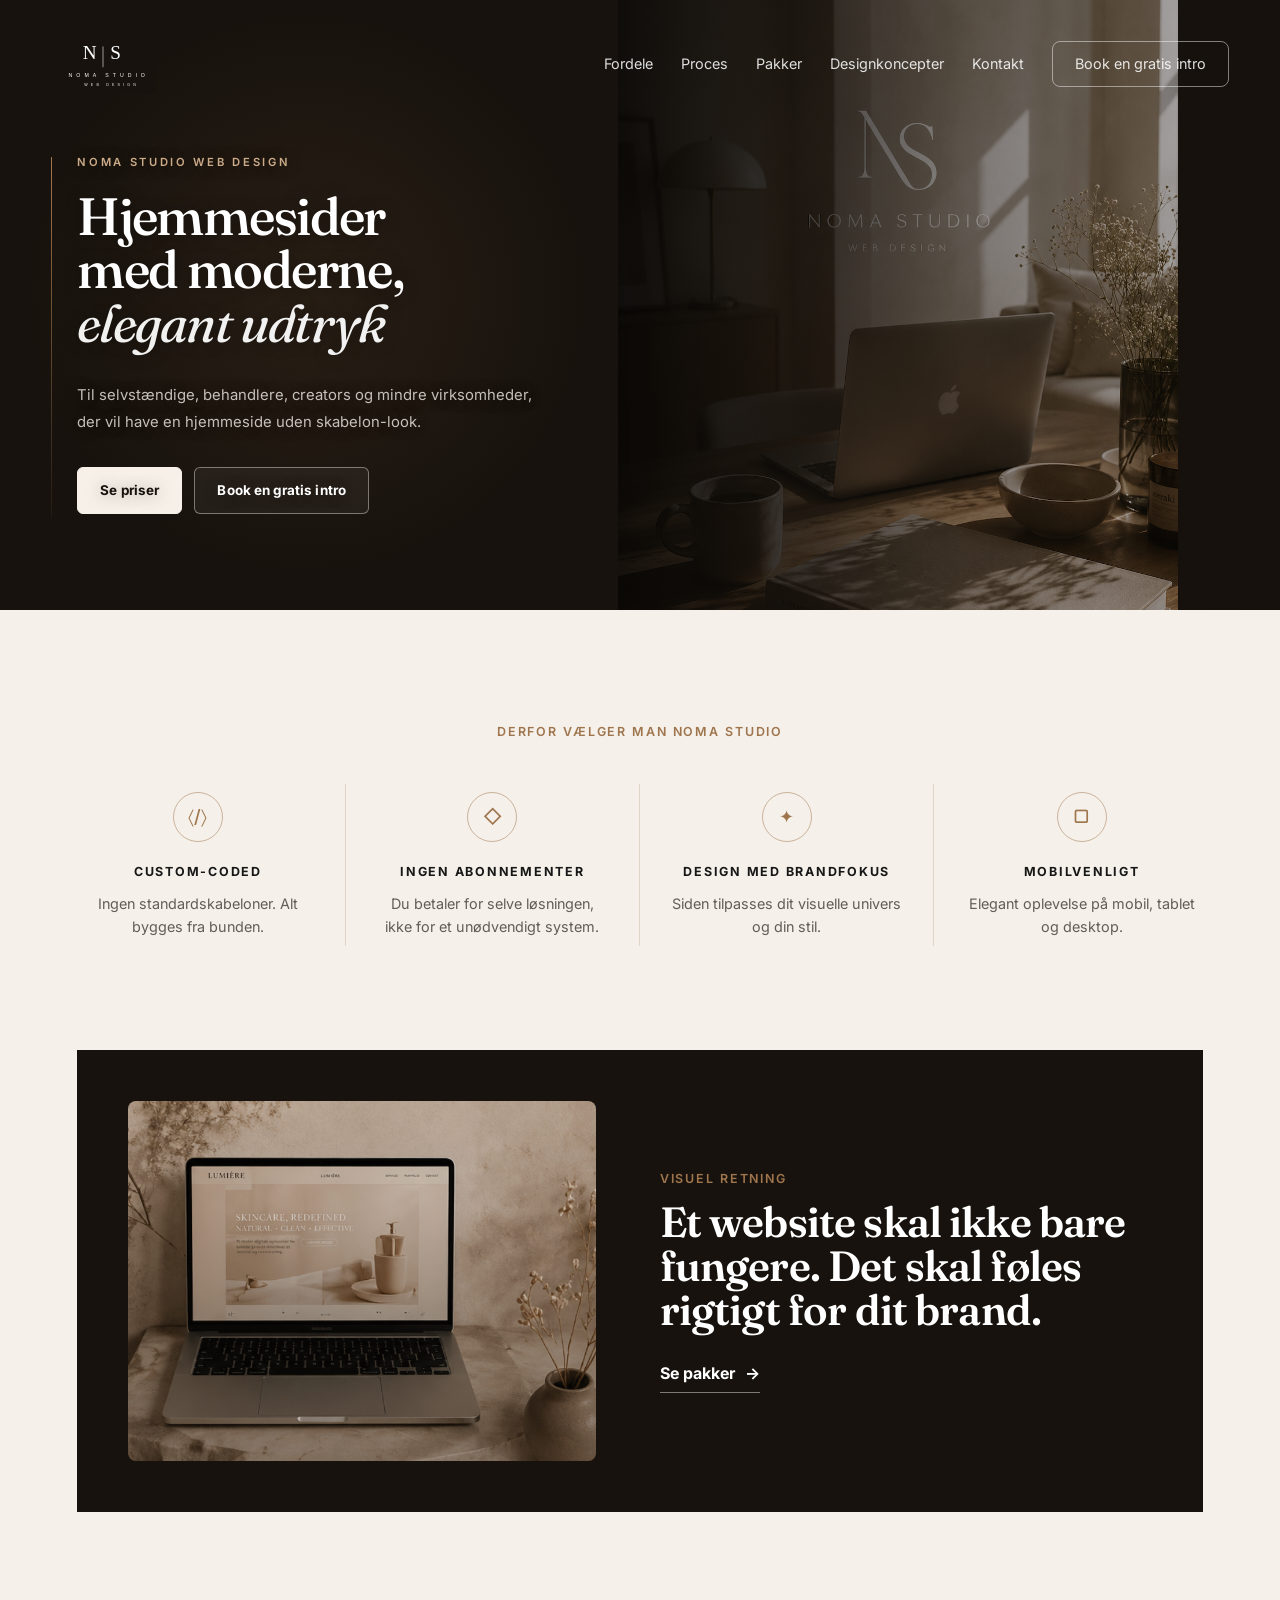
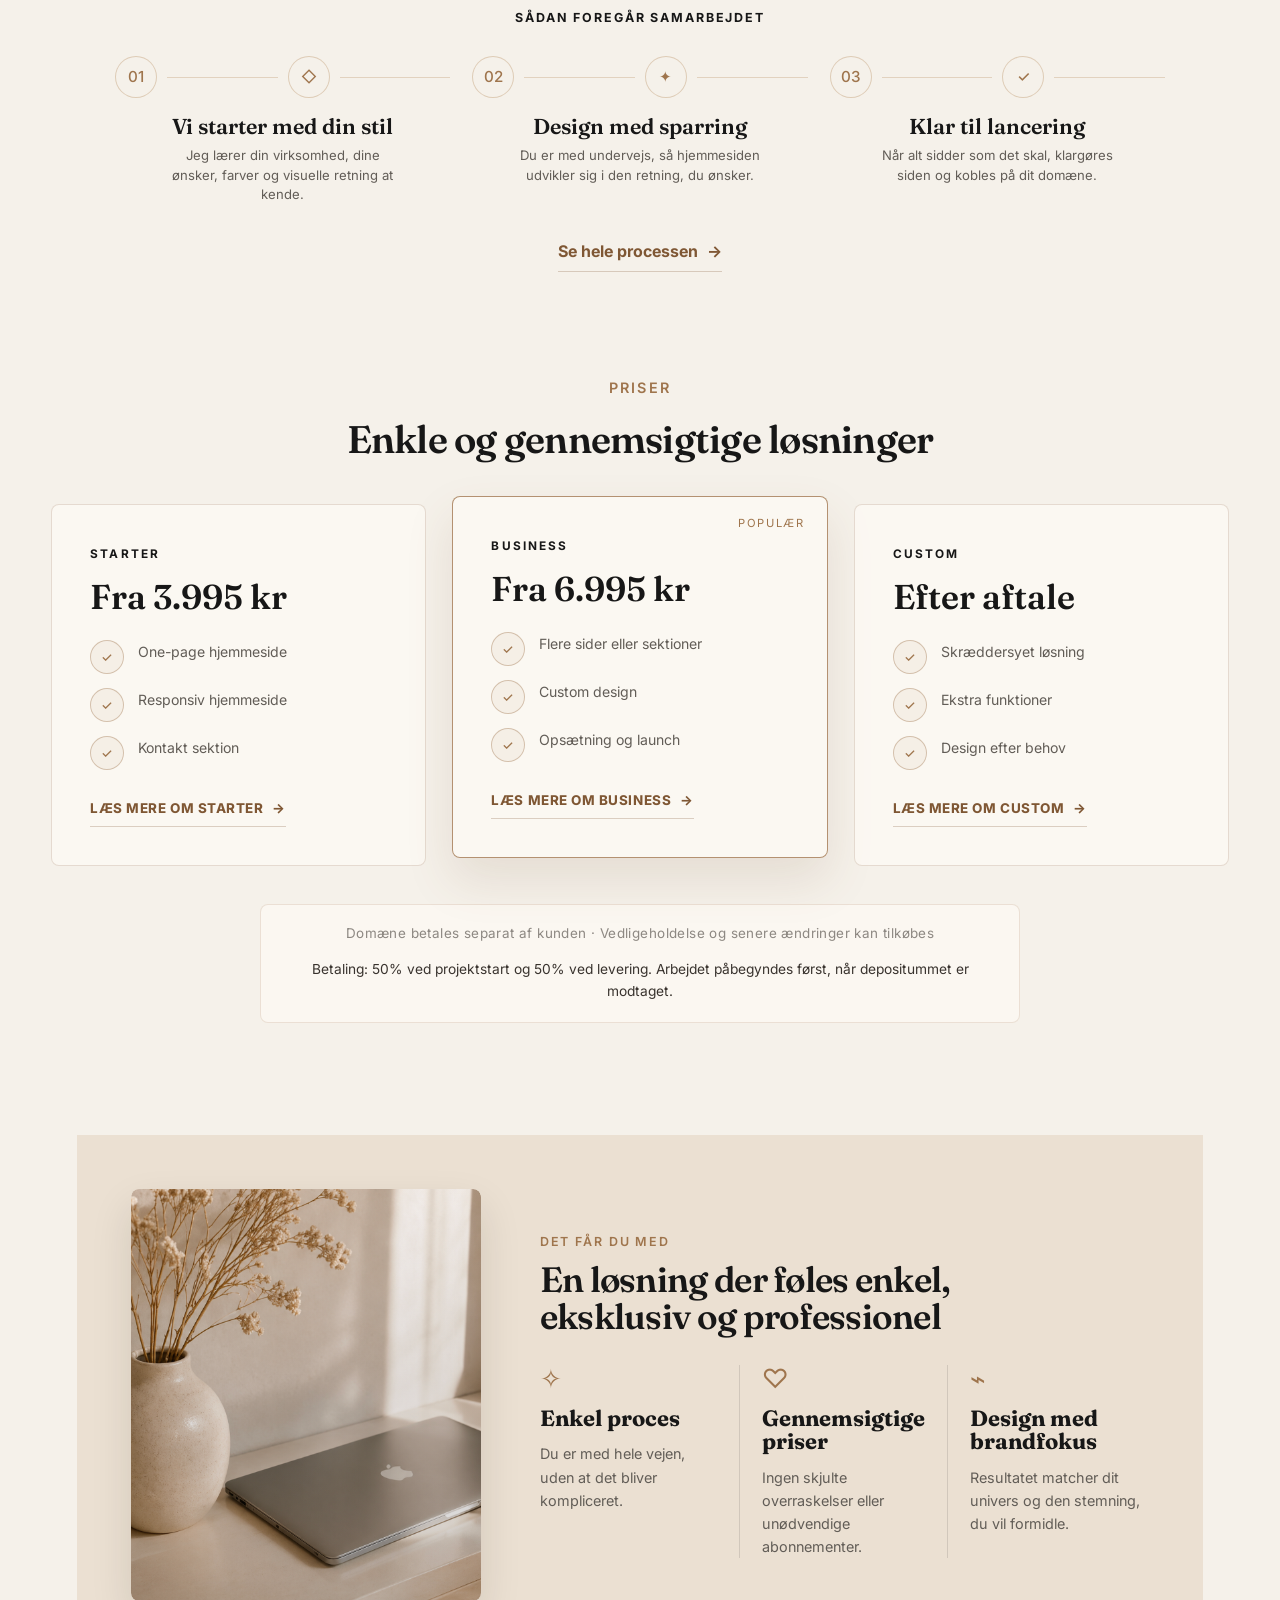
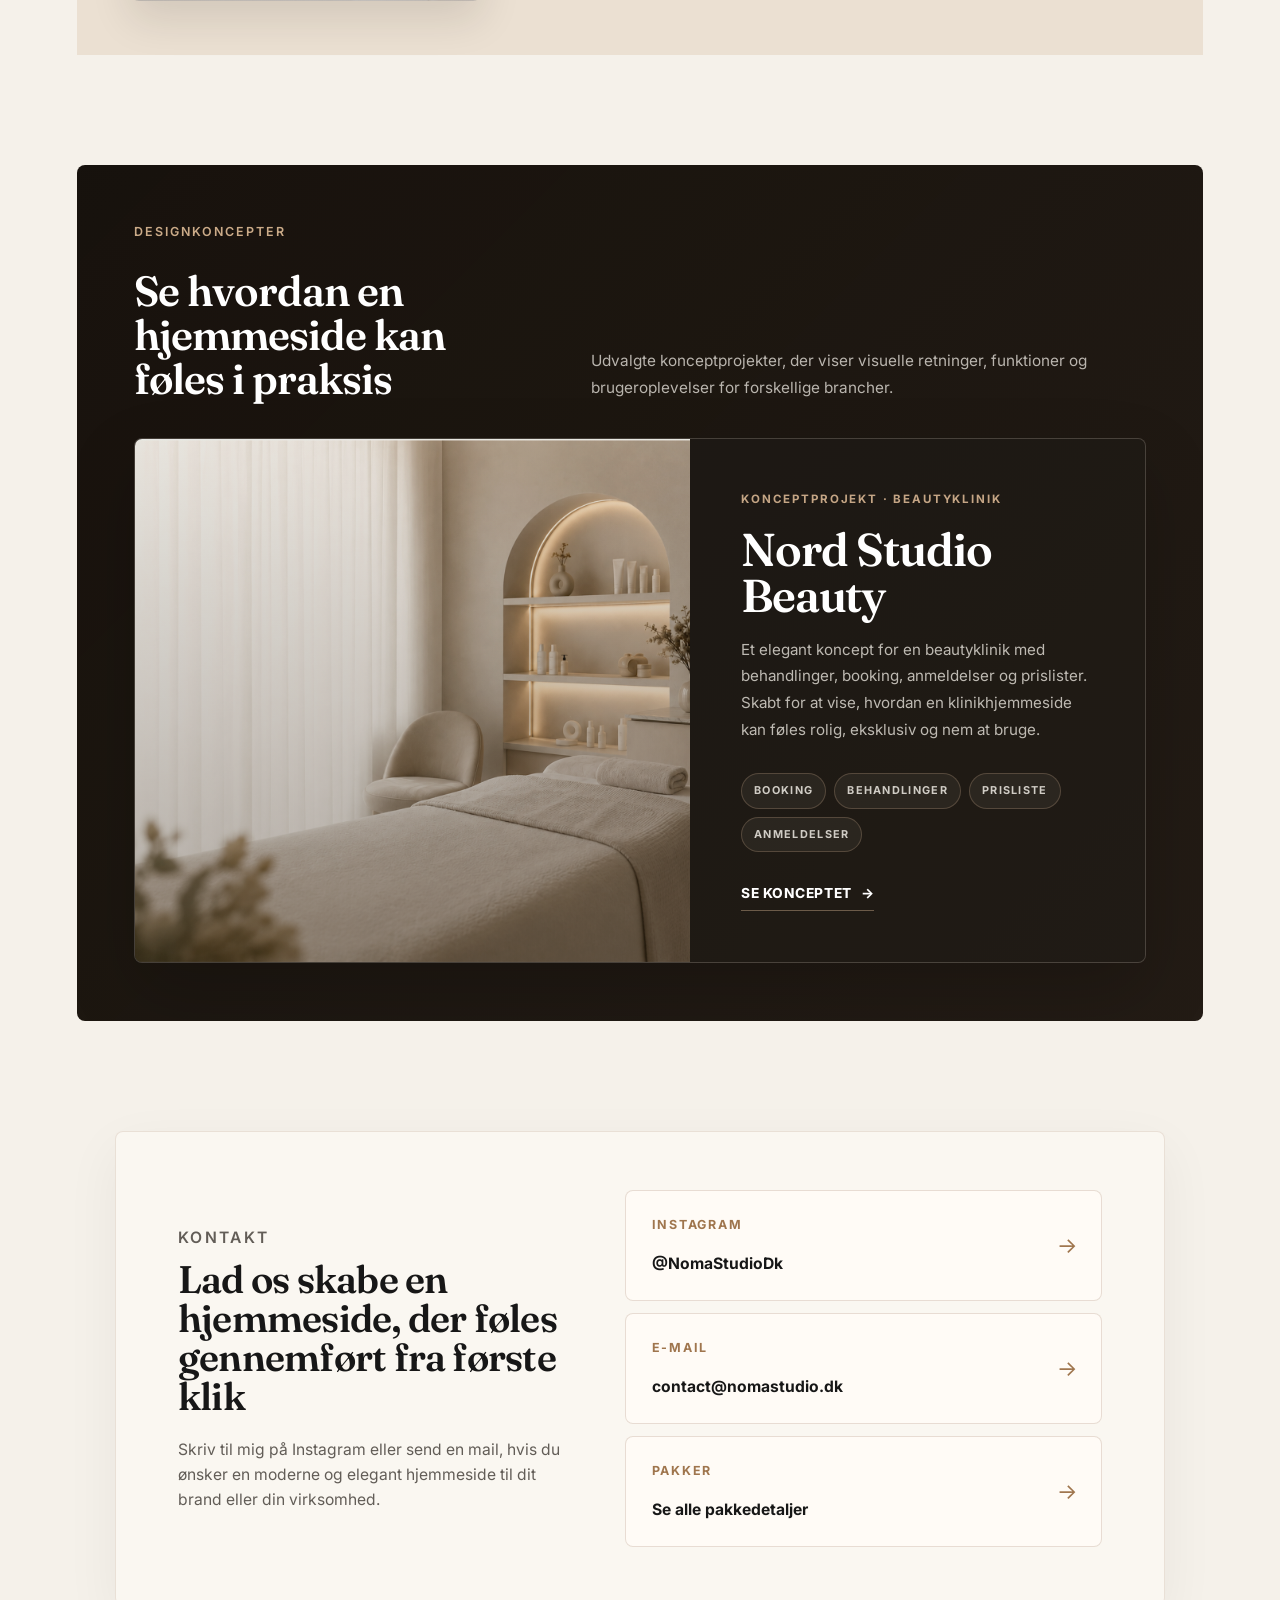
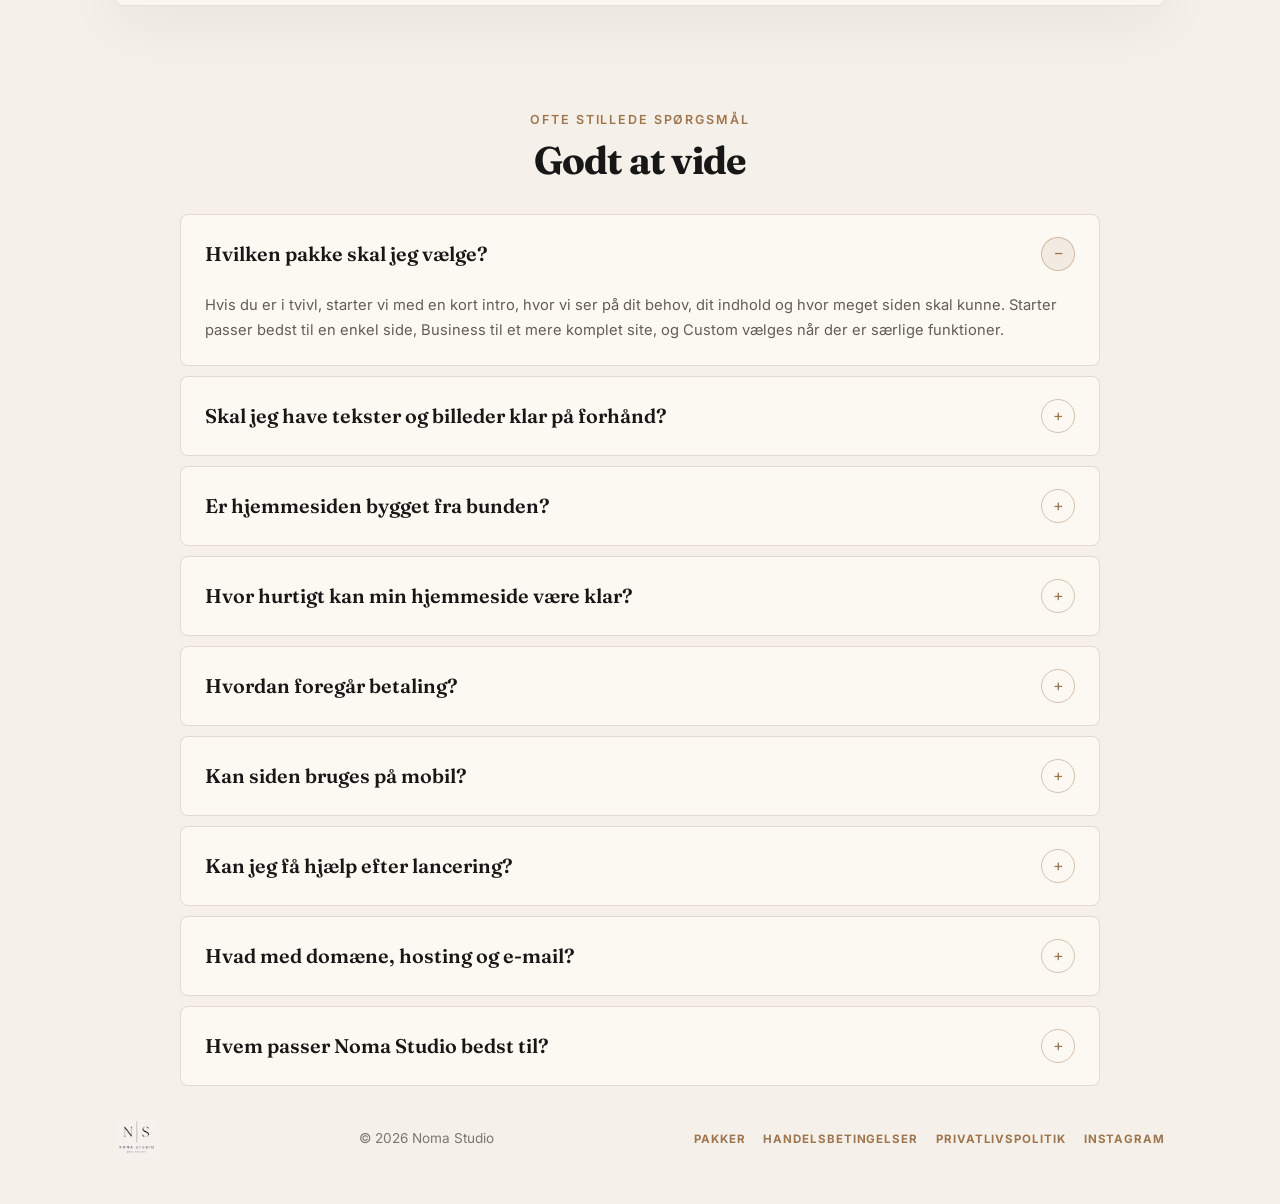
<file: index.html>
<!DOCTYPE html>
<html lang="da">
<head>
  <meta charset="UTF-8" />
  <meta name="viewport" content="width=device-width, initial-scale=1.0" />
  <title>Noma Studio | Web design</title>

  <link rel="preconnect" href="https://fonts.googleapis.com" />
  <link rel="preconnect" href="https://fonts.gstatic.com" crossorigin />
  <link
    href="https://fonts.googleapis.com/css2?family=Fraunces:opsz,wght@9..144,500;9..144,600;9..144,700&family=Inter:wght@400;500;600;700&display=swap"
    rel="stylesheet"
  />

  <link rel="stylesheet" href="style.css" />
  <link rel="icon" href="nomastudio-logo.png" />
</head>

<body>
  <header class="hero-section" id="top">
    <nav class="navbar">
      <a href="#top" class="brand" aria-label="Noma Studio">
        <img src="nomastudio-logo-dark.svg" alt="Noma Studio Web Design logo" />
      </a>

      <button class="menu-toggle" type="button" aria-controls="site-menu" aria-expanded="false">
        <span>Menu</span>
        <span class="menu-lines" aria-hidden="true"></span>
      </button>

      <div class="nav-links" id="site-menu">
        <a href="#fordele">Fordele</a>
        <a href="proces.html">Proces</a>
        <a href="pakker.html">Pakker</a>
        <a href="#designkoncepter">Designkoncepter</a>
        <a href="#kontakt">Kontakt</a>
        <a href="#kontakt" class="nav-btn">Book en gratis intro</a>
      </div>
    </nav>

    <div class="hero-inner">
      <div class="hero-text">
        <p class="eyebrow">Noma Studio Web Design</p>

        <h1>
          <span>Hjemmesider</span>
          <span>med moderne,</span>
          <em>elegant udtryk</em>
        </h1>

        <p>
          Til selvstændige, behandlere, creators og mindre virksomheder, der vil
          have en hjemmeside uden skabelon-look.
        </p>

        <div class="hero-buttons">
          <a href="#priser" class="btn btn-dark">Se priser</a>
          <a href="#kontakt" class="btn btn-light">Book en gratis intro</a>
        </div>
      </div>
    </div>
  </header>

  <main>
    <section class="benefits reveal" id="fordele">
      <p class="section-label center">Derfor vælger man Noma Studio</p>

      <div class="benefit-grid">
        <article class="benefit-card">
          <div class="icon">〈/〉</div>
          <h3>Custom-coded</h3>
          <p>Ingen standardskabeloner. Alt bygges fra bunden.</p>
        </article>

        <article class="benefit-card">
          <div class="icon">◇</div>
          <h3>Ingen abonnementer</h3>
          <p>Du betaler for selve løsningen, ikke for et unødvendigt system.</p>
        </article>

        <article class="benefit-card">
          <div class="icon">✦</div>
          <h3>Design med brandfokus</h3>
          <p>Siden tilpasses dit visuelle univers og din stil.</p>
        </article>

        <article class="benefit-card">
          <div class="icon">▢</div>
          <h3>Mobilvenligt</h3>
          <p>Elegant oplevelse på mobil, tablet og desktop.</p>
        </article>
      </div>
    </section>

    <section class="visual-break reveal" aria-label="Visuel pause">
      <div class="visual-break-image">
        <img src="PICTURE2.png" alt="Elegant hjemmeside vist på laptop i varm minimalistisk styling" />
      </div>

      <div class="visual-break-text">
        <p class="section-label">Visuel retning</p>
        <h2>Et website skal ikke bare fungere. Det skal føles rigtigt for dit brand.</h2>
        <a href="pakker.html">Se pakker <span aria-hidden="true">→</span></a>
      </div>
    </section>

    <section class="process reveal" id="proces">
      <p class="process-label">Sådan foregår samarbejdet</p>

      <div class="process-timeline">
        <article class="process-step">
          <div class="step-top">
            <span class="step-number">01</span>
            <div class="step-line"></div>
            <span class="step-icon">◇</span>
            <div class="step-line"></div>
          </div>
          <h3>Vi starter med din stil</h3>
          <p>Jeg lærer din virksomhed, dine ønsker, farver og visuelle retning at kende.</p>
        </article>

        <article class="process-step">
          <div class="step-top">
            <span class="step-number">02</span>
            <div class="step-line"></div>
            <span class="step-icon">✦</span>
            <div class="step-line"></div>
          </div>
          <h3>Design med sparring</h3>
          <p>Du er med undervejs, så hjemmesiden udvikler sig i den retning, du ønsker.</p>
        </article>

        <article class="process-step">
          <div class="step-top">
            <span class="step-number">03</span>
            <div class="step-line"></div>
            <span class="step-icon">✓</span>
            <div class="step-line"></div>
          </div>
          <h3>Klar til lancering</h3>
          <p>Når alt sidder som det skal, klargøres siden og kobles på dit domæne.</p>
        </article>
      </div>

      <a href="proces.html" class="process-link">Se hele processen <span aria-hidden="true">→</span></a>
    </section>

    <section class="pricing reveal" id="priser">
      <p class="section-label center">Priser</p>
      <h2>Enkle og gennemsigtige løsninger</h2>

      <div class="pricing-grid">
        <article class="price-card">
          <h3>Starter</h3>
          <p class="price">Fra 3.995 kr</p>
          <ul class="price-features">
            <li><span class="feature-icon">✓</span>One-page hjemmeside</li>
            <li><span class="feature-icon">✓</span>Responsiv hjemmeside</li>
            <li><span class="feature-icon">✓</span>Kontakt sektion</li>
          </ul>
          <a href="pakker.html#starter" class="package-link">Læs mere om Starter <span aria-hidden="true">→</span></a>
        </article>

        <article class="price-card popular">
          <span class="popular-label">Populær</span>
          <h3>Business</h3>
          <p class="price">Fra 6.995 kr</p>
          <ul class="price-features">
            <li><span class="feature-icon">✓</span>Flere sider eller sektioner</li>
            <li><span class="feature-icon">✓</span>Custom design</li>
            <li><span class="feature-icon">✓</span>Opsætning og launch</li>
          </ul>
          <a href="pakker.html#business" class="package-link">Læs mere om Business <span aria-hidden="true">→</span></a>
        </article>

        <article class="price-card">
          <h3>Custom</h3>
          <p class="price">Efter aftale</p>
          <ul class="price-features">
            <li><span class="feature-icon">✓</span>Skræddersyet løsning</li>
            <li><span class="feature-icon">✓</span>Ekstra funktioner</li>
            <li><span class="feature-icon">✓</span>Design efter behov</li>
          </ul>
          <a href="pakker.html#custom" class="package-link">Læs mere om Custom <span aria-hidden="true">→</span></a>
        </article>
      </div>

      <p class="price-note">
        Domæne betales separat af kunden · Vedligeholdelse og senere ændringer kan tilkøbes
      </p>
      <p class="payment-note">
        Betaling: 50% ved projektstart og 50% ved levering. Arbejdet påbegyndes først,
        når depositummet er modtaget.
      </p>
    </section>

    <section class="value-contact reveal">
      <div class="value-image">
        <img src="PICTURE4.png" alt="Minimalistisk arbejdsbord med laptop, vase og varm belysning" />
      </div>

      <div class="value-content">
        <p class="section-label">Det får du med</p>
        <h2>En løsning der føles enkel, eksklusiv og professionel</h2>

        <div class="mini-values">
          <div class="mini-value">
            <div class="mini-icon">✧</div>
            <h3>Enkel proces</h3>
            <p>Du er med hele vejen, uden at det bliver kompliceret.</p>
          </div>

          <div class="mini-value">
            <div class="mini-icon">♡</div>
            <h3>Gennemsigtige priser</h3>
            <p>Ingen skjulte overraskelser eller unødvendige abonnementer.</p>
          </div>

          <div class="mini-value">
            <div class="mini-icon">⌁</div>
            <h3>Design med brandfokus</h3>
            <p>Resultatet matcher dit univers og den stemning, du vil formidle.</p>
          </div>
        </div>
      </div>
    </section>

    <section class="design-concepts reveal" id="designkoncepter">
      <div class="concept-heading">
        <p class="section-label">Designkoncepter</p>
        <h2>Se hvordan en hjemmeside kan føles i praksis</h2>
        <p>
          Udvalgte konceptprojekter, der viser visuelle retninger, funktioner og
          brugeroplevelser for forskellige brancher.
        </p>
      </div>

      <article class="concept-card">
        <a class="concept-media" href="concepts/beauty-klinik/" aria-label="Se Nord Studio Beauty koncept">
          <img src="concepts/beauty-klinik/assets/nord-studio-hero.png" alt="Nord Studio Beauty koncept med elegant behandlingsrum og booking" />
        </a>

        <div class="concept-content">
          <p class="concept-kicker">Konceptprojekt · Beautyklinik</p>
          <h3>Nord Studio Beauty</h3>
          <p>
            Et elegant koncept for en beautyklinik med behandlinger, booking,
            anmeldelser og prislister. Skabt for at vise, hvordan en klinikhjemmeside
            kan føles rolig, eksklusiv og nem at bruge.
          </p>

          <ul class="concept-tags" aria-label="Konceptets funktioner">
            <li>Booking</li>
            <li>Behandlinger</li>
            <li>Prisliste</li>
            <li>Anmeldelser</li>
          </ul>

          <a class="concept-link" href="concepts/beauty-klinik/">
            Se konceptet <span aria-hidden="true">→</span>
          </a>
        </div>
      </article>
    </section>

    <section class="contact reveal" id="kontakt">
      <div class="contact-text">
        <p class="section-label">Kontakt</p>
        <h2>Lad os skabe en hjemmeside, der føles gennemført fra første klik</h2>
        <p>
          Skriv til mig på Instagram eller send en mail, hvis du ønsker en moderne
          og elegant hjemmeside til dit brand eller din virksomhed.
        </p>
      </div>

      <div class="contact-cards">
        <a class="contact-card" href="https://www.instagram.com/NomaStudioDk/" target="_blank" rel="noreferrer">
          <span>Instagram</span>
          <strong>@NomaStudioDk</strong>
          <span class="card-arrow" aria-hidden="true">→</span>
        </a>

        <a class="contact-card" href="mailto:contact@nomastudio.dk">
          <span>E-mail</span>
          <strong>contact@nomastudio.dk</strong>
          <span class="card-arrow" aria-hidden="true">→</span>
        </a>

        <a class="contact-card" href="pakker.html">
          <span>Pakker</span>
          <strong>Se alle pakkedetaljer</strong>
          <span class="card-arrow" aria-hidden="true">→</span>
        </a>
      </div>
    </section>

    <section class="faq reveal" id="faq">
      <div class="section-heading">
        <p class="section-label center">Ofte stillede spørgsmål</p>
        <h2>Godt at vide</h2>
      </div>

      <div class="faq-list">
        <article class="faq-item is-open">
          <button class="faq-question" type="button" aria-expanded="true">
            <span>Hvilken pakke skal jeg vælge?</span>
            <span class="faq-icon" aria-hidden="true">−</span>
          </button>
          <div class="faq-answer">
            <p>Hvis du er i tvivl, starter vi med en kort intro, hvor vi ser på dit behov, dit indhold og hvor meget siden skal kunne. Starter passer bedst til en enkel side, Business til et mere komplet site, og Custom vælges når der er særlige funktioner.</p>
          </div>
        </article>

        <article class="faq-item">
          <button class="faq-question" type="button" aria-expanded="false">
            <span>Skal jeg have tekster og billeder klar på forhånd?</span>
            <span class="faq-icon" aria-hidden="true">+</span>
          </button>
          <div class="faq-answer">
            <p>Det hjælper, men det er ikke et krav. Du kan sende det materiale, du allerede har, og så hjælper jeg med at skabe struktur omkring indholdet, så siden får et tydeligt og gennemført udtryk.</p>
          </div>
        </article>

        <article class="faq-item">
          <button class="faq-question" type="button" aria-expanded="false">
            <span>Er hjemmesiden bygget fra bunden?</span>
            <span class="faq-icon" aria-hidden="true">+</span>
          </button>
          <div class="faq-answer">
            <p>Ja. Noma Studio arbejder ikke ud fra standardtemplates, hvor alle sider ender med samme udtryk. Design og kode tilpasses dit brand, din målgruppe og den oplevelse, du gerne vil give besøgende.</p>
          </div>
        </article>

        <article class="faq-item">
          <button class="faq-question" type="button" aria-expanded="false">
            <span>Hvor hurtigt kan min hjemmeside være klar?</span>
            <span class="faq-icon" aria-hidden="true">+</span>
          </button>
          <div class="faq-answer">
            <p>En mindre Starter-side kan typisk være klar inden for 1-2 uger, hvis materialet er på plads. Større løsninger afhænger af antal sider, funktioner og hvor mange detaljer der skal afklares undervejs.</p>
          </div>
        </article>

        <article class="faq-item">
          <button class="faq-question" type="button" aria-expanded="false">
            <span>Hvordan foregår betaling?</span>
            <span class="faq-icon" aria-hidden="true">+</span>
          </button>
          <div class="faq-answer">
            <p>Betalingen deles op i to: 50% ved projektstart og 50% ved levering. Arbejdet starter først, når depositummet er modtaget, så både ramme og forventninger er tydelige fra begyndelsen.</p>
          </div>
        </article>

        <article class="faq-item">
          <button class="faq-question" type="button" aria-expanded="false">
            <span>Kan siden bruges på mobil?</span>
            <span class="faq-icon" aria-hidden="true">+</span>
          </button>
          <div class="faq-answer">
            <p>Ja. Siden bygges responsivt, så den fungerer på mobil, tablet og computer. Mobiloplevelsen prioriteres højt, fordi mange besøgende kommer direkte fra Instagram, Google eller et delt link.</p>
          </div>
        </article>

        <article class="faq-item">
          <button class="faq-question" type="button" aria-expanded="false">
            <span>Kan jeg få hjælp efter lancering?</span>
            <span class="faq-icon" aria-hidden="true">+</span>
          </button>
          <div class="faq-answer">
            <p>Ja. Efter levering får du 14 dages fejlrettelse af fejl, der skyldes den oprindelige udvikling. Ønsker du senere ændringer, nyt indhold eller løbende vedligeholdelse, kan det aftales separat.</p>
          </div>
        </article>

        <article class="faq-item">
          <button class="faq-question" type="button" aria-expanded="false">
            <span>Hvad med domæne, hosting og e-mail?</span>
            <span class="faq-icon" aria-hidden="true">+</span>
          </button>
          <div class="faq-answer">
            <p>Domæne, hosting og e-mail betales separat af kunden. Jeg kan hjælpe med opsætningen, så det hele bliver koblet korrekt sammen, men du ejer selv dine adgange og løsninger.</p>
          </div>
        </article>

        <article class="faq-item">
          <button class="faq-question" type="button" aria-expanded="false">
            <span>Hvem passer Noma Studio bedst til?</span>
            <span class="faq-icon" aria-hidden="true">+</span>
          </button>
          <div class="faq-answer">
            <p>Noma Studio passer godt til selvstændige, behandlere, creators og mindre virksomheder, der vil have en hjemmeside med et personligt og professionelt udtryk uden skabelon-look.</p>
          </div>
        </article>
      </div>
    </section>
  </main>

  <footer class="footer">
    <a href="#top" class="footer-logo" aria-label="Noma Studio">
      <img src="nomastudio-logo.png" alt="Noma Studio Web Design logo" />
    </a>
    <p>© 2026 Noma Studio</p>
    <div class="footer-links">
      <a href="pakker.html">Pakker</a>
      <a href="handelsbetingelser.html">Handelsbetingelser</a>
      <a href="privatlivspolitik.html">Privatlivspolitik</a>
      <a href="https://www.instagram.com/NomaStudioDk/" target="_blank" rel="noreferrer">
        Instagram
      </a>
    </div>
  </footer>

  <script>
    const revealItems = document.querySelectorAll(".reveal");

    const revealObserver = new IntersectionObserver(
      (entries) => {
        entries.forEach((entry) => {
          if (entry.isIntersecting) {
            entry.target.classList.add("is-visible");
            revealObserver.unobserve(entry.target);
          }
        });
      },
      { threshold: 0.16 }
    );

    revealItems.forEach((item) => revealObserver.observe(item));

    const menuToggle = document.querySelector(".menu-toggle");
    const siteMenu = document.querySelector("#site-menu");

    menuToggle?.addEventListener("click", () => {
      const isOpen = menuToggle.getAttribute("aria-expanded") === "true";
      menuToggle.setAttribute("aria-expanded", String(!isOpen));
      siteMenu?.classList.toggle("is-open", !isOpen);
    });

    siteMenu?.querySelectorAll("a").forEach((link) => {
      link.addEventListener("click", () => {
        menuToggle?.setAttribute("aria-expanded", "false");
        siteMenu.classList.remove("is-open");
      });
    });

    document.querySelectorAll(".faq-question").forEach((button) => {
      button.addEventListener("click", () => {
        const item = button.closest(".faq-item");
        const isOpen = item.classList.contains("is-open");

        document.querySelectorAll(".faq-item").forEach((faqItem) => {
          faqItem.classList.remove("is-open");
          faqItem.querySelector(".faq-question").setAttribute("aria-expanded", "false");
          faqItem.querySelector(".faq-icon").textContent = "+";
        });

        if (!isOpen) {
          item.classList.add("is-open");
          button.setAttribute("aria-expanded", "true");
          item.querySelector(".faq-icon").textContent = "−";
        }
      });
    });
  </script>
</body>
</html>
</file>
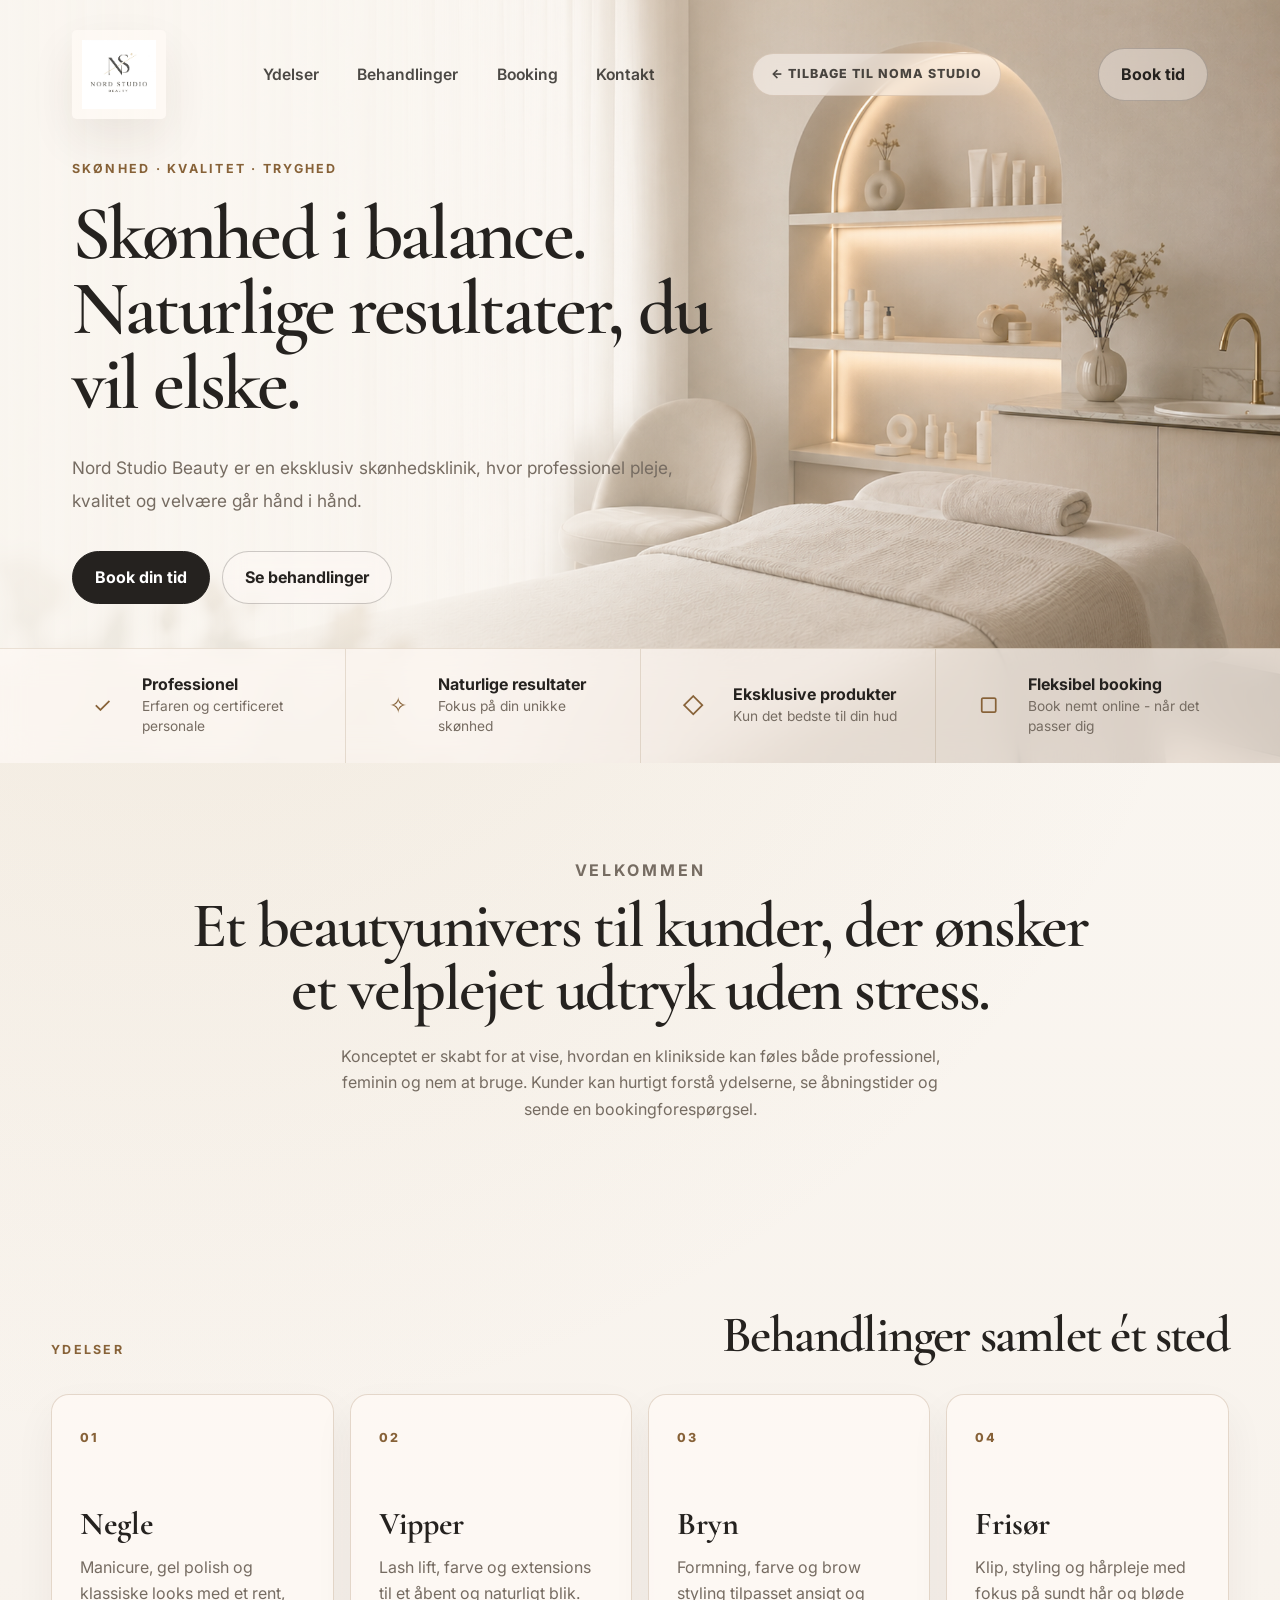
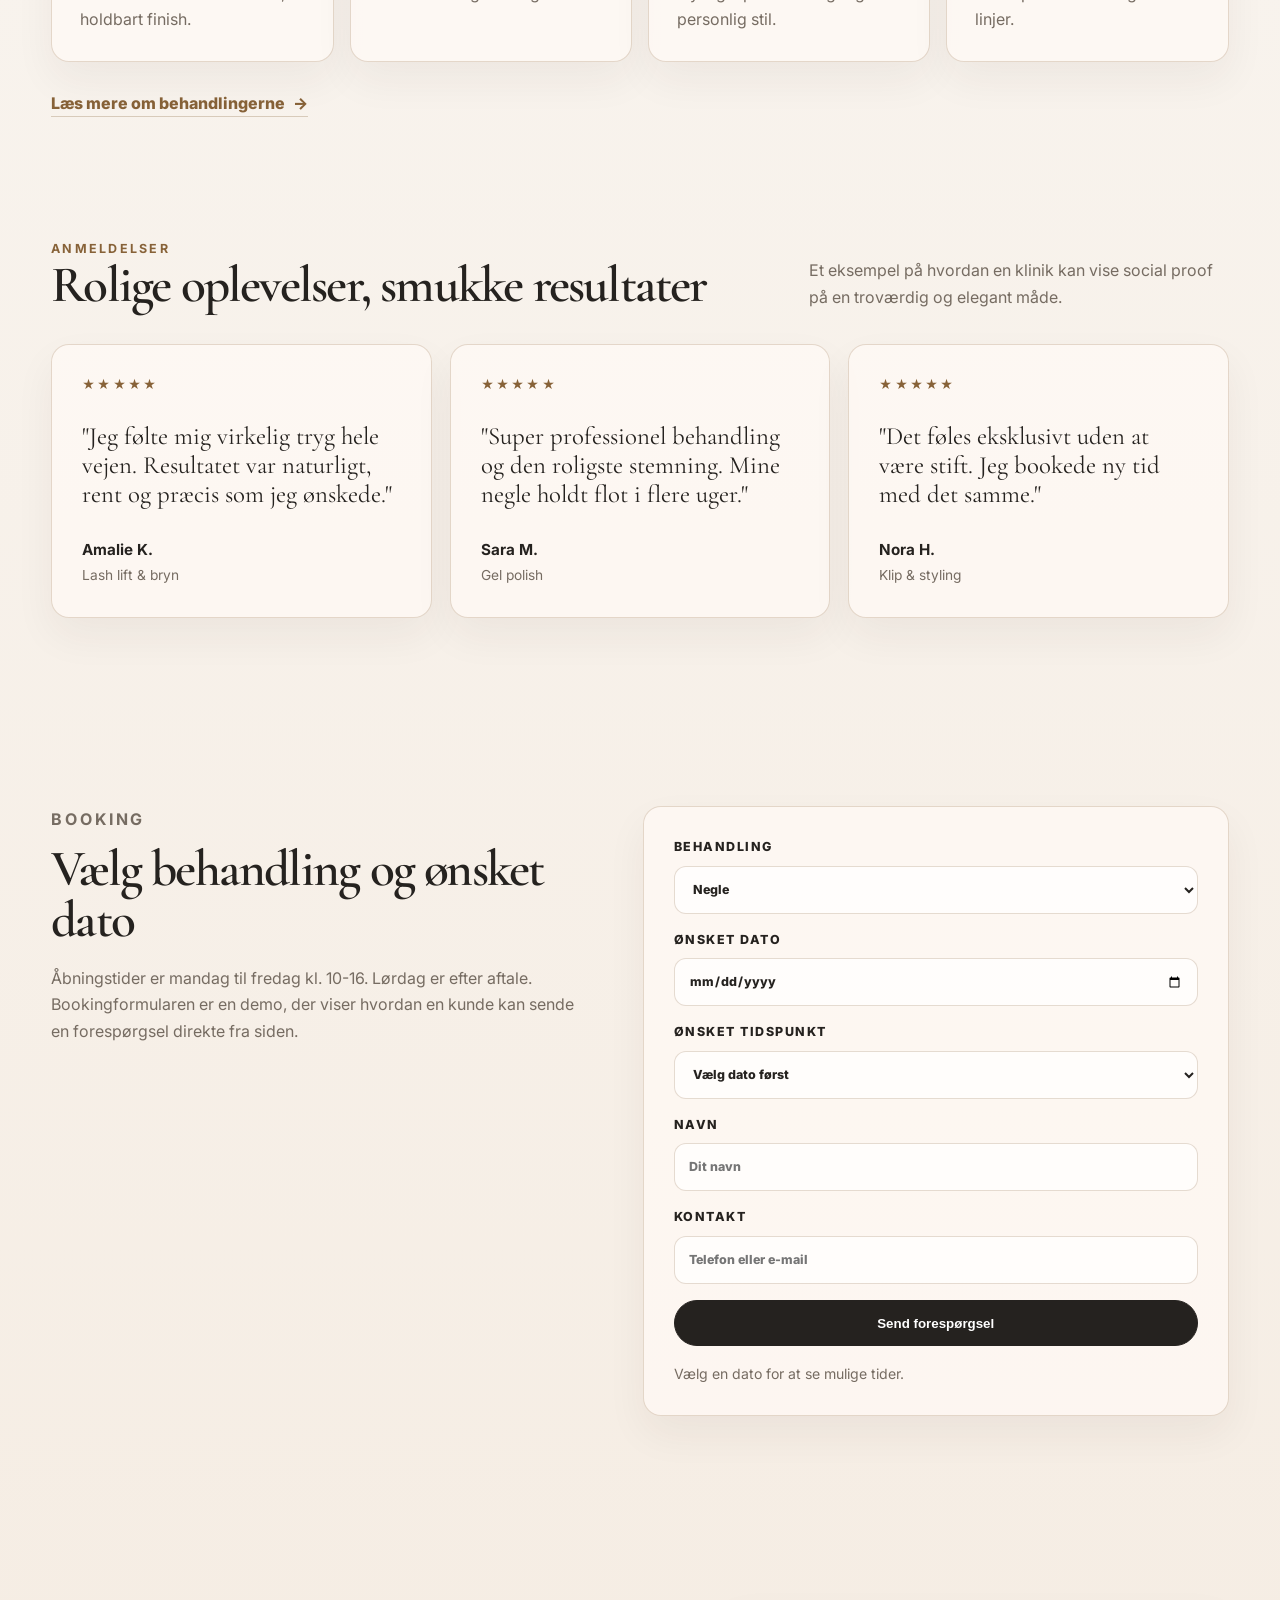
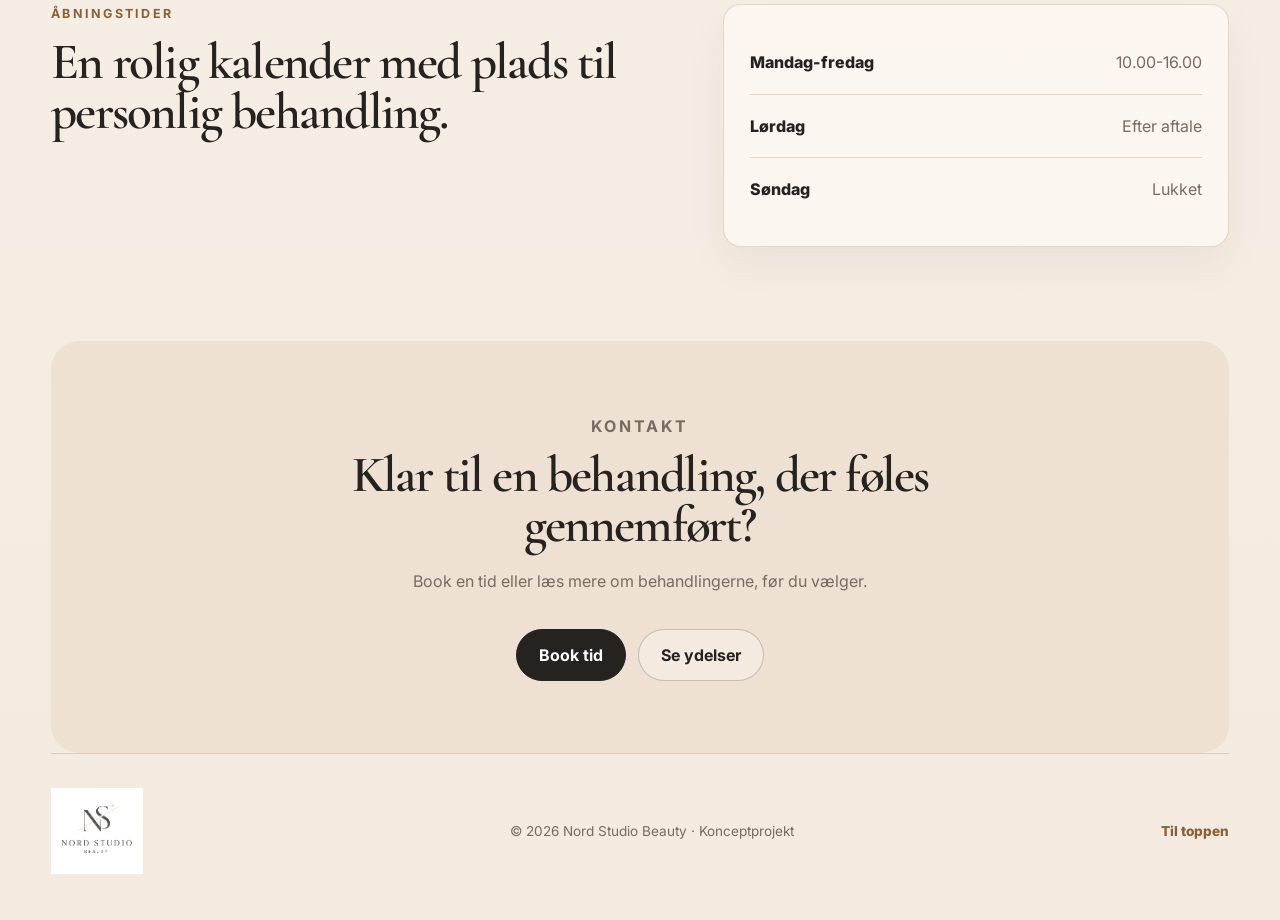
<file: concepts/beauty-klinik/index.html>
<!DOCTYPE html>
<html lang="da">
<head>
  <meta charset="UTF-8" />
  <meta name="viewport" content="width=device-width, initial-scale=1.0" />
  <title>Nord Studio Beauty | Koncept</title>
  <link rel="preconnect" href="https://fonts.googleapis.com" />
  <link rel="preconnect" href="https://fonts.gstatic.com" crossorigin />
  <link href="https://fonts.googleapis.com/css2?family=Cormorant+Garamond:wght@500;600;700&family=Inter:wght@400;500;600;700&display=swap" rel="stylesheet" />
  <link rel="stylesheet" href="style.css" />
  <link rel="icon" href="assets/nord-studio-beauty-logo.png" />
</head>

<body>
  <header class="site-header" id="top">
    <nav class="nav">
      <a class="brand" href="#top" aria-label="Nord Studio Beauty">
        <img src="assets/nord-studio-beauty-logo.png" alt="Nord Studio Beauty logo" />
      </a>

      <button class="menu-toggle" type="button" aria-expanded="false" aria-controls="menu">
        Menu
        <span aria-hidden="true"></span>
      </button>

      <div class="nav-links" id="menu">
        <a class="mobile-back-link" href="../../index.html#top">Tilbage til Noma Studio</a>
        <a href="#ydelser">Ydelser</a>
        <a href="ydelser.html">Behandlinger</a>
        <a href="#booking">Booking</a>
        <a href="#kontakt">Kontakt</a>
      </div>

      <a class="concept-back" href="../../index.html#top">← Tilbage til Noma Studio</a>
      <a class="nav-cta" href="#booking">Book tid</a>
    </nav>

    <section class="hero">
      <div class="hero-copy">
        <p class="eyebrow">Skønhed · kvalitet · tryghed</p>
        <h1>Skønhed i balance. Naturlige resultater, du vil elske.</h1>
        <p>
          Nord Studio Beauty er en eksklusiv skønhedsklinik, hvor professionel
          pleje, kvalitet og velvære går hånd i hånd.
        </p>
        <div class="hero-actions">
          <a class="button dark" href="#booking">Book din tid</a>
          <a class="button light" href="ydelser.html">Se behandlinger</a>
        </div>
      </div>
    </section>

    <section class="trust-bar" aria-label="Nord Studio Beauty fordele">
      <div class="trust-inner">
        <article>
          <span class="trust-icon">✓</span>
          <div>
            <h2>Professionel</h2>
            <p>Erfaren og certificeret personale</p>
          </div>
        </article>

        <article>
          <span class="trust-icon">✧</span>
          <div>
            <h2>Naturlige resultater</h2>
            <p>Fokus på din unikke skønhed</p>
          </div>
        </article>

        <article>
          <span class="trust-icon">◇</span>
          <div>
            <h2>Eksklusive produkter</h2>
            <p>Kun det bedste til din hud</p>
          </div>
        </article>

        <article>
          <span class="trust-icon">▢</span>
          <div>
            <h2>Fleksibel booking</h2>
            <p>Book nemt online - når det passer dig</p>
          </div>
        </article>
      </div>
    </section>
  </header>

  <main>
    <section class="intro section">
      <p class="section-label">Velkommen</p>
      <h2>Et beautyunivers til kunder, der ønsker et velplejet udtryk uden stress.</h2>
      <p>
        Konceptet er skabt for at vise, hvordan en klinikside kan føles både
        professionel, feminin og nem at bruge. Kunder kan hurtigt forstå ydelserne,
        se åbningstider og sende en bookingforespørgsel.
      </p>
    </section>

    <section class="services section" id="ydelser">
      <div class="section-heading">
        <p class="section-label">Ydelser</p>
        <h2>Behandlinger samlet ét sted</h2>
      </div>

      <div class="service-grid">
        <article class="service-card service-card--image">
          <a class="service-hit" href="ydelser.html#negle" aria-label="Se priser og detaljer for negle"></a>
          <img src="assets/service-negle.png" alt="Neglebehandling i rolige klinikomgivelser" />
          <div class="service-content">
            <span>01</span>
            <h3>Negle</h3>
          </div>
          <p>Manicure, gel polish og klassiske looks med et rent, holdbart finish.</p>
        </article>

        <article class="service-card service-card--image">
          <a class="service-hit" href="ydelser.html#vipper" aria-label="Se priser og detaljer for vipper"></a>
          <img src="assets/service-vipper.png" alt="Vippeextensions i en professionel beautyklinik" />
          <div class="service-content">
            <span>02</span>
            <h3>Vipper</h3>
          </div>
          <p>Lash lift, farve og extensions til et åbent og naturligt blik.</p>
        </article>

        <article class="service-card service-card--image">
          <a class="service-hit" href="ydelser.html#bryn" aria-label="Se priser og detaljer for bryn"></a>
          <img src="assets/service-bryn.png" alt="Brynbehandling med formning og styling" />
          <div class="service-content">
            <span>03</span>
            <h3>Bryn</h3>
          </div>
          <p>Formning, farve og brow styling tilpasset ansigt og personlig stil.</p>
        </article>

        <article class="service-card service-card--image">
          <a class="service-hit" href="ydelser.html#frisor" aria-label="Se priser og detaljer for frisør"></a>
          <img src="assets/service-frisor.png" alt="Frisørbehandling med styling og hårpleje" />
          <div class="service-content">
            <span>04</span>
            <h3>Frisør</h3>
          </div>
          <p>Klip, styling og hårpleje med fokus på sundt hår og bløde linjer.</p>
        </article>
      </div>

      <a class="text-link" href="ydelser.html">Læs mere om behandlingerne <span aria-hidden="true">→</span></a>
    </section>

    <section class="reviews section" aria-labelledby="reviews-title">
      <div class="section-heading">
        <div>
          <p class="section-label">Anmeldelser</p>
          <h2 id="reviews-title">Rolige oplevelser, smukke resultater</h2>
        </div>
        <p>Et eksempel på hvordan en klinik kan vise social proof på en troværdig og elegant måde.</p>
      </div>

      <div class="review-grid">
        <article class="review-card">
          <div class="stars" aria-label="5 ud af 5 stjerner">★★★★★</div>
          <p>"Jeg følte mig virkelig tryg hele vejen. Resultatet var naturligt, rent og præcis som jeg ønskede."</p>
          <footer>
            <strong>Amalie K.</strong>
            <span>Lash lift & bryn</span>
          </footer>
        </article>

        <article class="review-card">
          <div class="stars" aria-label="5 ud af 5 stjerner">★★★★★</div>
          <p>"Super professionel behandling og den roligste stemning. Mine negle holdt flot i flere uger."</p>
          <footer>
            <strong>Sara M.</strong>
            <span>Gel polish</span>
          </footer>
        </article>

        <article class="review-card">
          <div class="stars" aria-label="5 ud af 5 stjerner">★★★★★</div>
          <p>"Det føles eksklusivt uden at være stift. Jeg bookede ny tid med det samme."</p>
          <footer>
            <strong>Nora H.</strong>
            <span>Klip & styling</span>
          </footer>
        </article>
      </div>
    </section>

    <section class="booking section" id="booking">
      <div class="booking-copy">
        <p class="section-label">Booking</p>
        <h2>Vælg behandling og ønsket dato</h2>
        <p>
          Åbningstider er mandag til fredag kl. 10-16. Lørdag er efter aftale.
          Bookingformularen er en demo, der viser hvordan en kunde kan sende en
          forespørgsel direkte fra siden.
        </p>
      </div>

      <form class="booking-form">
        <label>
          Behandling
          <select id="service" name="service">
            <option>Negle</option>
            <option>Vipper</option>
            <option>Bryn</option>
            <option>Frisør</option>
            <option>Beauty pakke</option>
          </select>
        </label>

        <label>
          Ønsket dato
          <input id="date" name="date" type="date" required />
        </label>

        <label>
          Ønsket tidspunkt
          <select id="time" name="time"></select>
        </label>

        <label>
          Navn
          <input name="name" type="text" placeholder="Dit navn" />
        </label>

        <label>
          Kontakt
          <input name="contact" type="text" placeholder="Telefon eller e-mail" />
        </label>

        <button class="button dark" type="submit">Send forespørgsel</button>
        <p class="booking-note" id="booking-note">Vælg en dato for at se mulige tider.</p>
      </form>
    </section>

    <section class="hours section">
      <div>
        <p class="section-label">Åbningstider</p>
        <h2>En rolig kalender med plads til personlig behandling.</h2>
      </div>

      <dl>
        <div>
          <dt>Mandag-fredag</dt>
          <dd>10.00-16.00</dd>
        </div>
        <div>
          <dt>Lørdag</dt>
          <dd>Efter aftale</dd>
        </div>
        <div>
          <dt>Søndag</dt>
          <dd>Lukket</dd>
        </div>
      </dl>
    </section>

    <section class="contact section" id="kontakt">
      <p class="section-label">Kontakt</p>
      <h2>Klar til en behandling, der føles gennemført?</h2>
      <p>Book en tid eller læs mere om behandlingerne, før du vælger.</p>
      <div class="contact-actions">
        <a class="button dark" href="#booking">Book tid</a>
        <a class="button light" href="ydelser.html">Se ydelser</a>
      </div>
    </section>
  </main>

  <footer class="footer">
    <img src="assets/nord-studio-beauty-logo.png" alt="Nord Studio Beauty logo" />
    <p>© 2026 Nord Studio Beauty · Konceptprojekt</p>
    <a href="#top">Til toppen</a>
  </footer>

  <script src="script.js?v=5"></script>
</body>
</html>
</file>
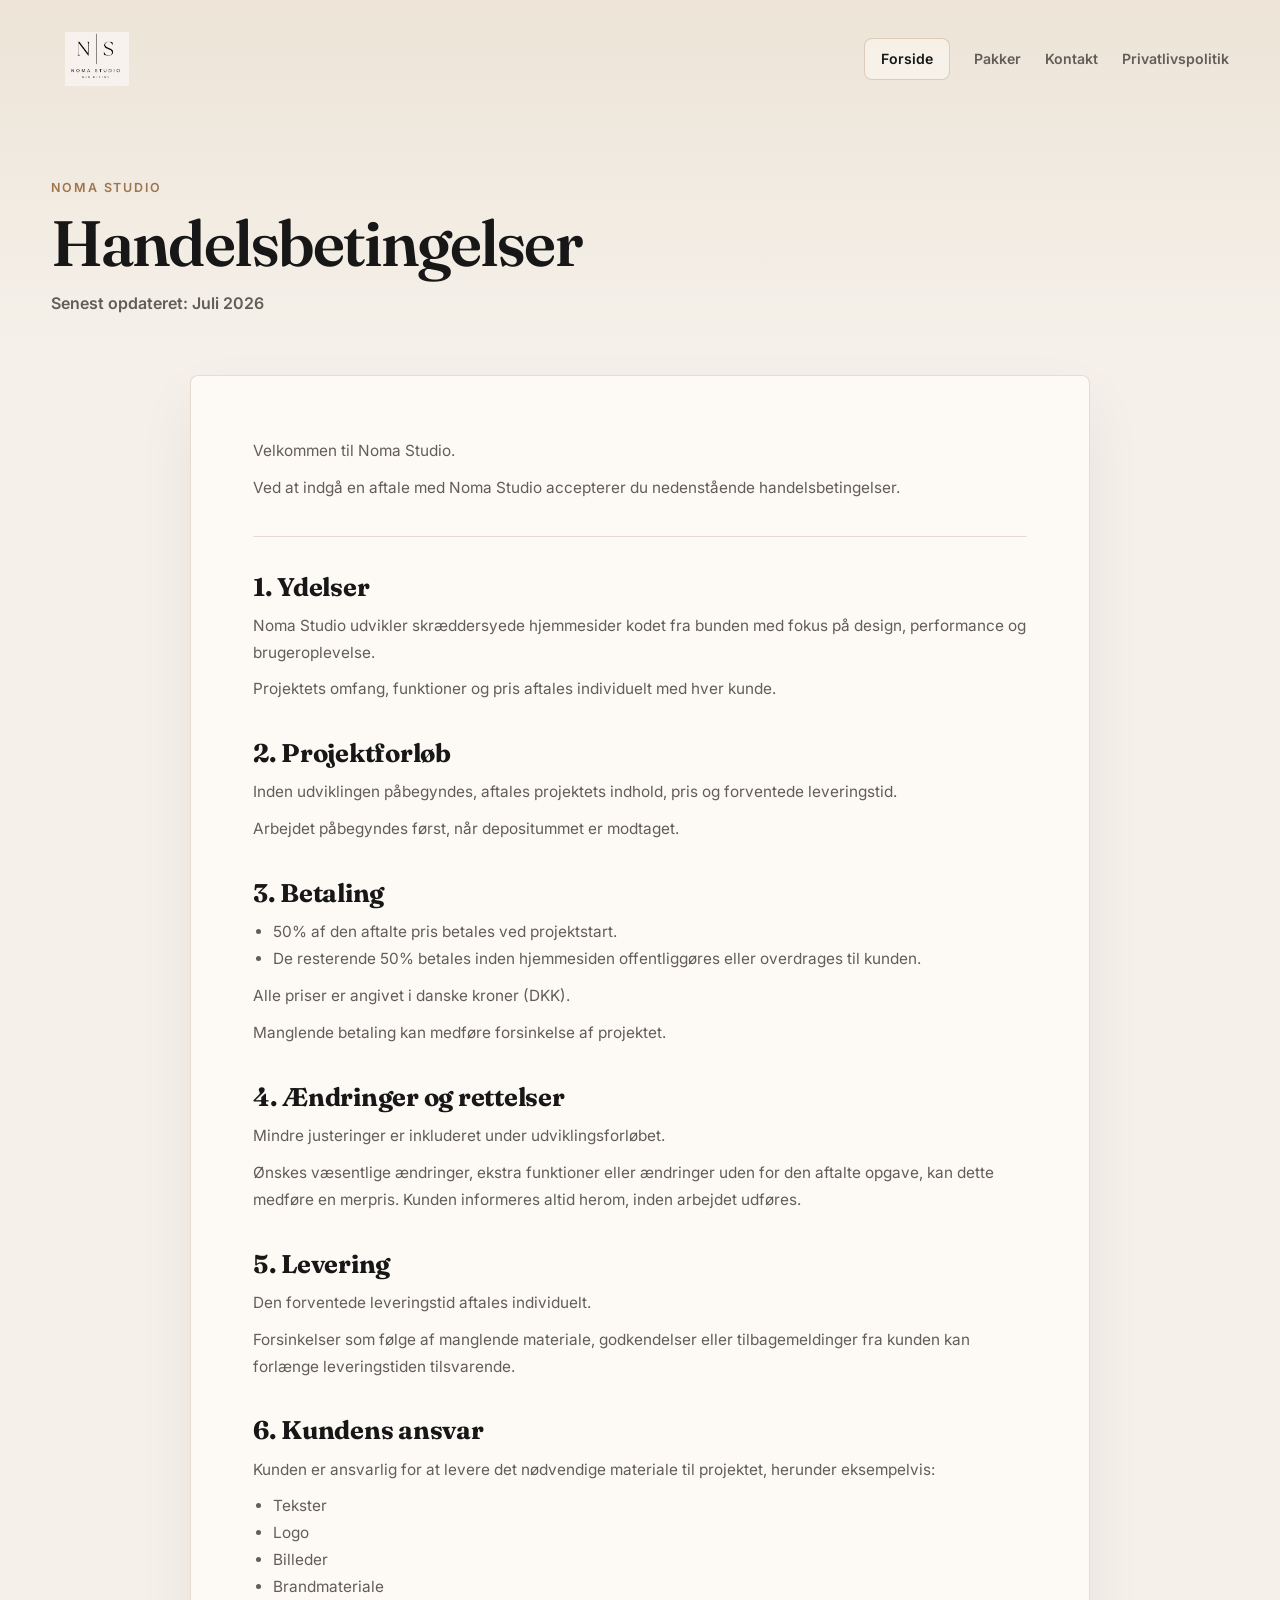
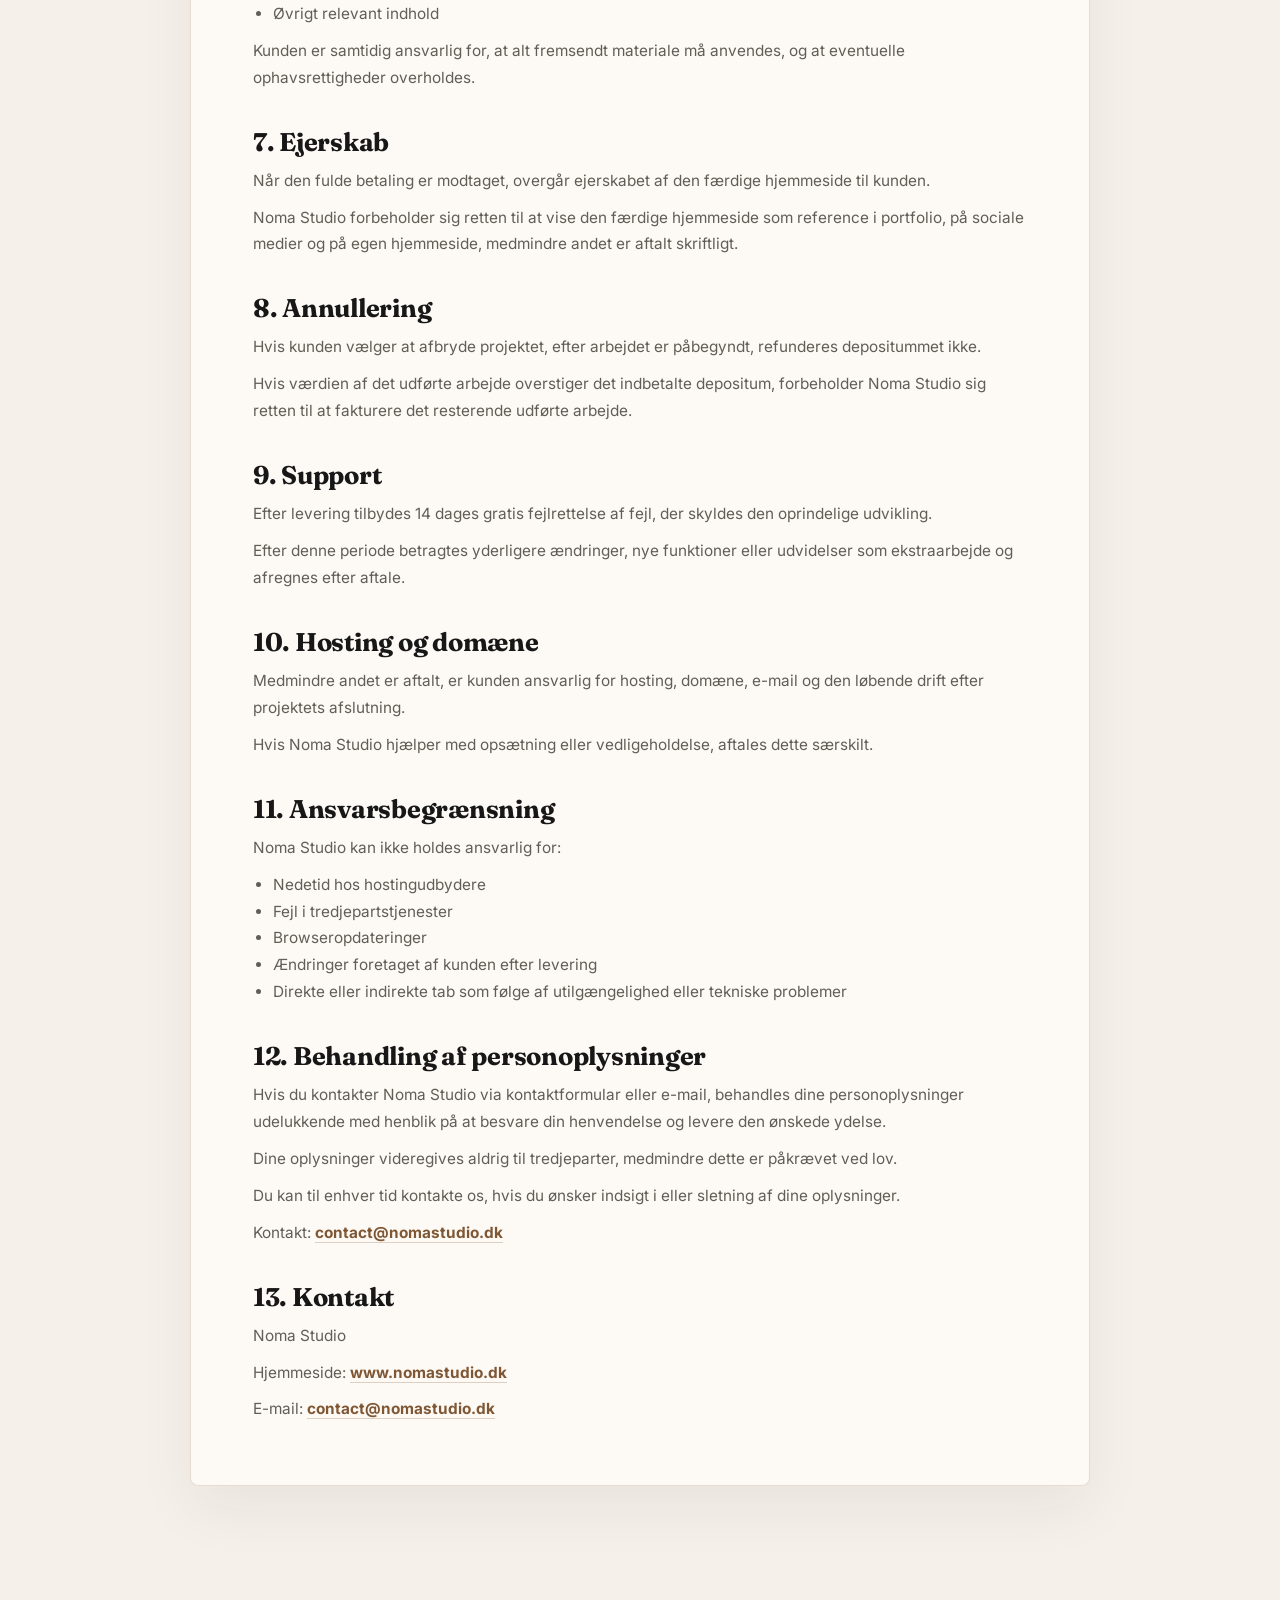
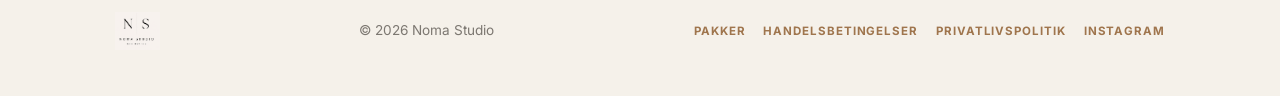
<file: handelsbetingelser.html>
<!DOCTYPE html>
<html lang="da">
<head>
  <meta charset="UTF-8" />
  <meta name="viewport" content="width=device-width, initial-scale=1.0" />
  <title>Handelsbetingelser | Noma Studio</title>

  <link rel="preconnect" href="https://fonts.googleapis.com" />
  <link rel="preconnect" href="https://fonts.gstatic.com" crossorigin />
  <link
    href="https://fonts.googleapis.com/css2?family=Fraunces:opsz,wght@9..144,500;9..144,600;9..144,700&family=Inter:wght@400;500;600;700&display=swap"
    rel="stylesheet"
  />

  <link rel="stylesheet" href="style.css" />
  <link rel="icon" href="nomastudio-logo.png" />
</head>

<body class="legal-page">
  <header class="legal-header">
    <nav class="legal-nav">
      <a href="index.html" class="brand" aria-label="Noma Studio">
        <img src="nomastudio-logo.png" alt="Noma Studio Web Design logo" />
      </a>

      <div class="legal-nav-links">
        <a href="index.html" class="legal-home-btn">Forside</a>
        <a href="pakker.html">Pakker</a>
        <a href="index.html#kontakt">Kontakt</a>
        <a href="privatlivspolitik.html">Privatlivspolitik</a>
      </div>
    </nav>

    <div class="legal-hero">
      <p class="section-label">Noma Studio</p>
      <h1>Handelsbetingelser</h1>
      <p>Senest opdateret: Juli 2026</p>
    </div>
  </header>

  <main class="legal-content">
    <section class="legal-card">
      <p>Velkommen til Noma Studio.</p>
      <p>Ved at indgå en aftale med Noma Studio accepterer du nedenstående handelsbetingelser.</p>

      <hr />

      <h2>1. Ydelser</h2>
      <p>Noma Studio udvikler skræddersyede hjemmesider kodet fra bunden med fokus på design, performance og brugeroplevelse.</p>
      <p>Projektets omfang, funktioner og pris aftales individuelt med hver kunde.</p>

      <h2>2. Projektforløb</h2>
      <p>Inden udviklingen påbegyndes, aftales projektets indhold, pris og forventede leveringstid.</p>
      <p>Arbejdet påbegyndes først, når depositummet er modtaget.</p>

      <h2>3. Betaling</h2>
      <ul>
        <li>50% af den aftalte pris betales ved projektstart.</li>
        <li>De resterende 50% betales inden hjemmesiden offentliggøres eller overdrages til kunden.</li>
      </ul>
      <p>Alle priser er angivet i danske kroner (DKK).</p>
      <p>Manglende betaling kan medføre forsinkelse af projektet.</p>

      <h2>4. Ændringer og rettelser</h2>
      <p>Mindre justeringer er inkluderet under udviklingsforløbet.</p>
      <p>Ønskes væsentlige ændringer, ekstra funktioner eller ændringer uden for den aftalte opgave, kan dette medføre en merpris. Kunden informeres altid herom, inden arbejdet udføres.</p>

      <h2>5. Levering</h2>
      <p>Den forventede leveringstid aftales individuelt.</p>
      <p>Forsinkelser som følge af manglende materiale, godkendelser eller tilbagemeldinger fra kunden kan forlænge leveringstiden tilsvarende.</p>

      <h2>6. Kundens ansvar</h2>
      <p>Kunden er ansvarlig for at levere det nødvendige materiale til projektet, herunder eksempelvis:</p>
      <ul>
        <li>Tekster</li>
        <li>Logo</li>
        <li>Billeder</li>
        <li>Brandmateriale</li>
        <li>Øvrigt relevant indhold</li>
      </ul>
      <p>Kunden er samtidig ansvarlig for, at alt fremsendt materiale må anvendes, og at eventuelle ophavsrettigheder overholdes.</p>

      <h2>7. Ejerskab</h2>
      <p>Når den fulde betaling er modtaget, overgår ejerskabet af den færdige hjemmeside til kunden.</p>
      <p>Noma Studio forbeholder sig retten til at vise den færdige hjemmeside som reference i portfolio, på sociale medier og på egen hjemmeside, medmindre andet er aftalt skriftligt.</p>

      <h2>8. Annullering</h2>
      <p>Hvis kunden vælger at afbryde projektet, efter arbejdet er påbegyndt, refunderes depositummet ikke.</p>
      <p>Hvis værdien af det udførte arbejde overstiger det indbetalte depositum, forbeholder Noma Studio sig retten til at fakturere det resterende udførte arbejde.</p>

      <h2>9. Support</h2>
      <p>Efter levering tilbydes 14 dages gratis fejlrettelse af fejl, der skyldes den oprindelige udvikling.</p>
      <p>Efter denne periode betragtes yderligere ændringer, nye funktioner eller udvidelser som ekstraarbejde og afregnes efter aftale.</p>

      <h2>10. Hosting og domæne</h2>
      <p>Medmindre andet er aftalt, er kunden ansvarlig for hosting, domæne, e-mail og den løbende drift efter projektets afslutning.</p>
      <p>Hvis Noma Studio hjælper med opsætning eller vedligeholdelse, aftales dette særskilt.</p>

      <h2>11. Ansvarsbegrænsning</h2>
      <p>Noma Studio kan ikke holdes ansvarlig for:</p>
      <ul>
        <li>Nedetid hos hostingudbydere</li>
        <li>Fejl i tredjepartstjenester</li>
        <li>Browseropdateringer</li>
        <li>Ændringer foretaget af kunden efter levering</li>
        <li>Direkte eller indirekte tab som følge af utilgængelighed eller tekniske problemer</li>
      </ul>

      <h2>12. Behandling af personoplysninger</h2>
      <p>Hvis du kontakter Noma Studio via kontaktformular eller e-mail, behandles dine personoplysninger udelukkende med henblik på at besvare din henvendelse og levere den ønskede ydelse.</p>
      <p>Dine oplysninger videregives aldrig til tredjeparter, medmindre dette er påkrævet ved lov.</p>
      <p>Du kan til enhver tid kontakte os, hvis du ønsker indsigt i eller sletning af dine oplysninger.</p>
      <p>Kontakt: <a href="mailto:contact@nomastudio.dk">contact@nomastudio.dk</a></p>

      <h2>13. Kontakt</h2>
      <p>Noma Studio</p>
      <p>Hjemmeside: <a href="https://www.nomastudio.dk">www.nomastudio.dk</a></p>
      <p>E-mail: <a href="mailto:contact@nomastudio.dk">contact@nomastudio.dk</a></p>
    </section>
  </main>

  <footer class="footer">
    <a href="index.html" class="footer-logo" aria-label="Noma Studio">
      <img src="nomastudio-logo.png" alt="Noma Studio Web Design logo" />
    </a>
    <p>© 2026 Noma Studio</p>
    <div class="footer-links">
      <a href="pakker.html">Pakker</a>
      <a href="handelsbetingelser.html">Handelsbetingelser</a>
      <a href="privatlivspolitik.html">Privatlivspolitik</a>
      <a href="https://www.instagram.com/NomaStudioDk/" target="_blank" rel="noreferrer">Instagram</a>
    </div>
  </footer>
</body>
</html>
</file>
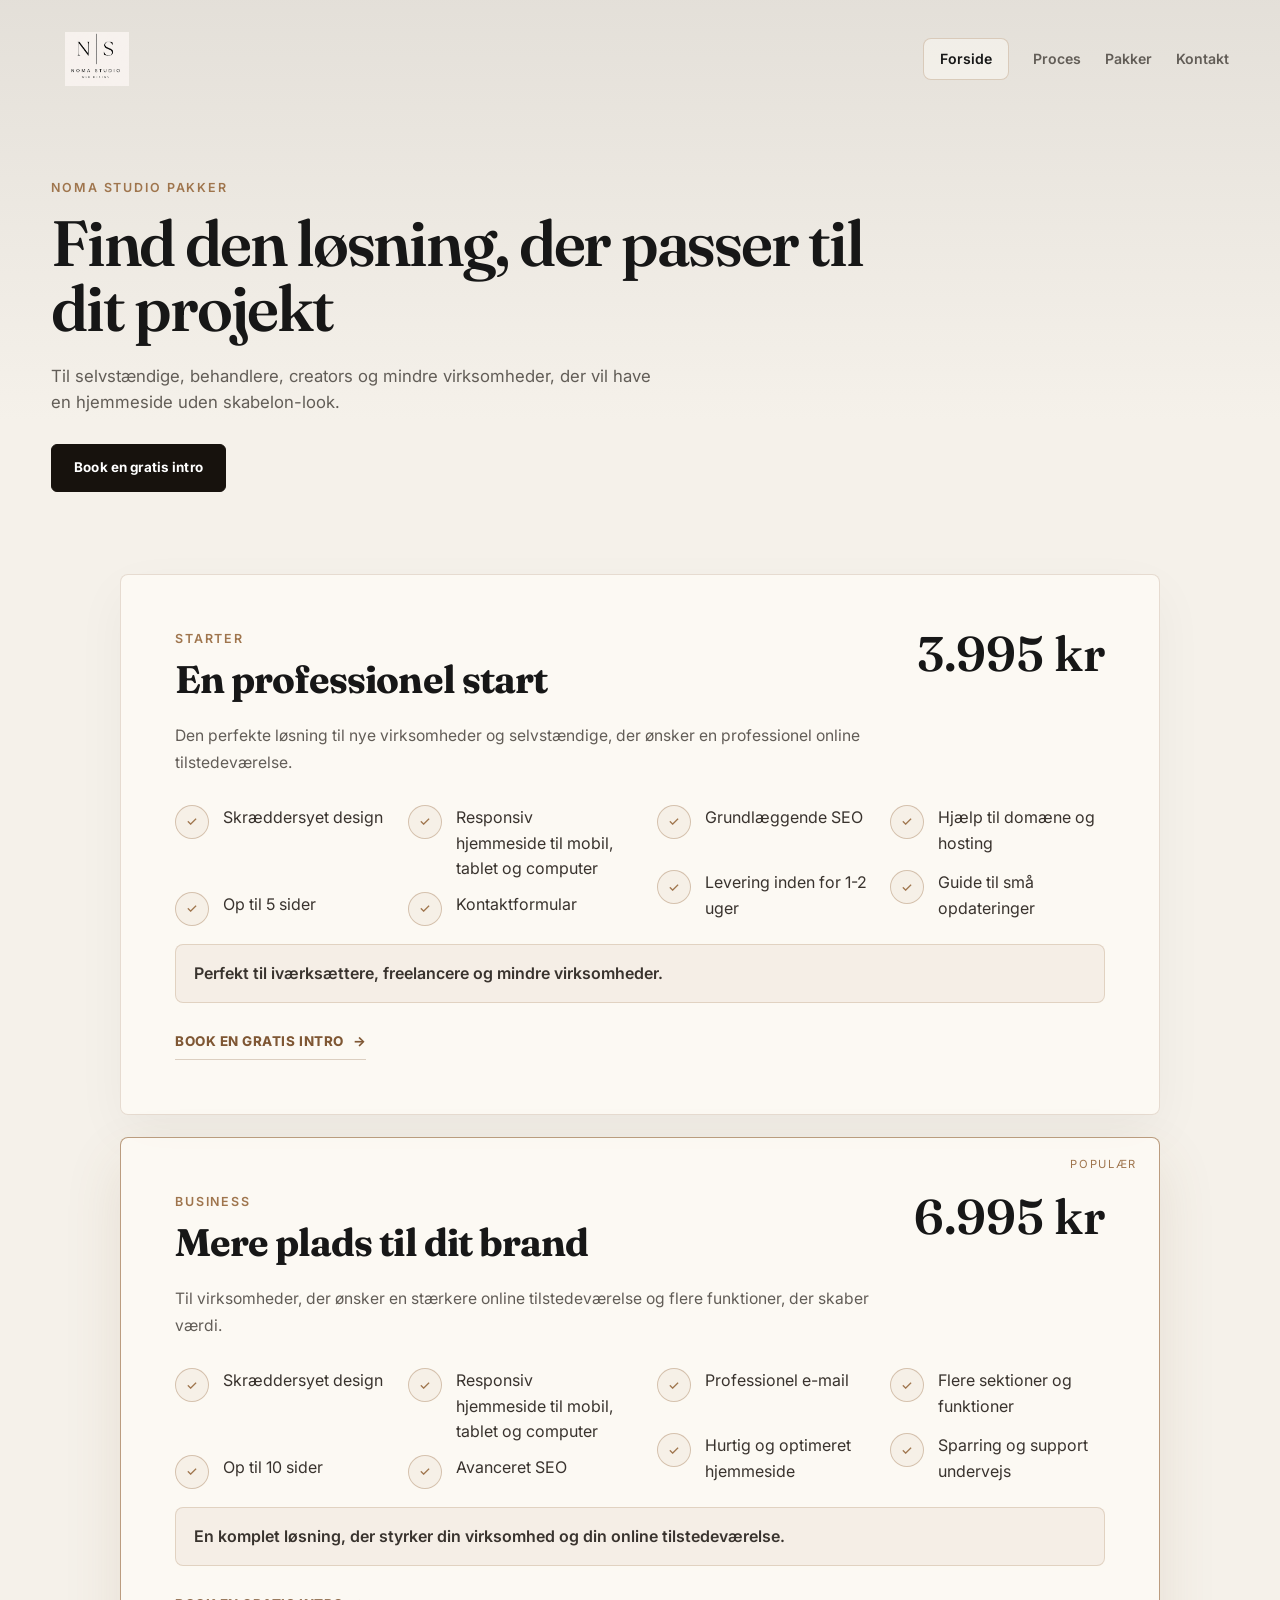
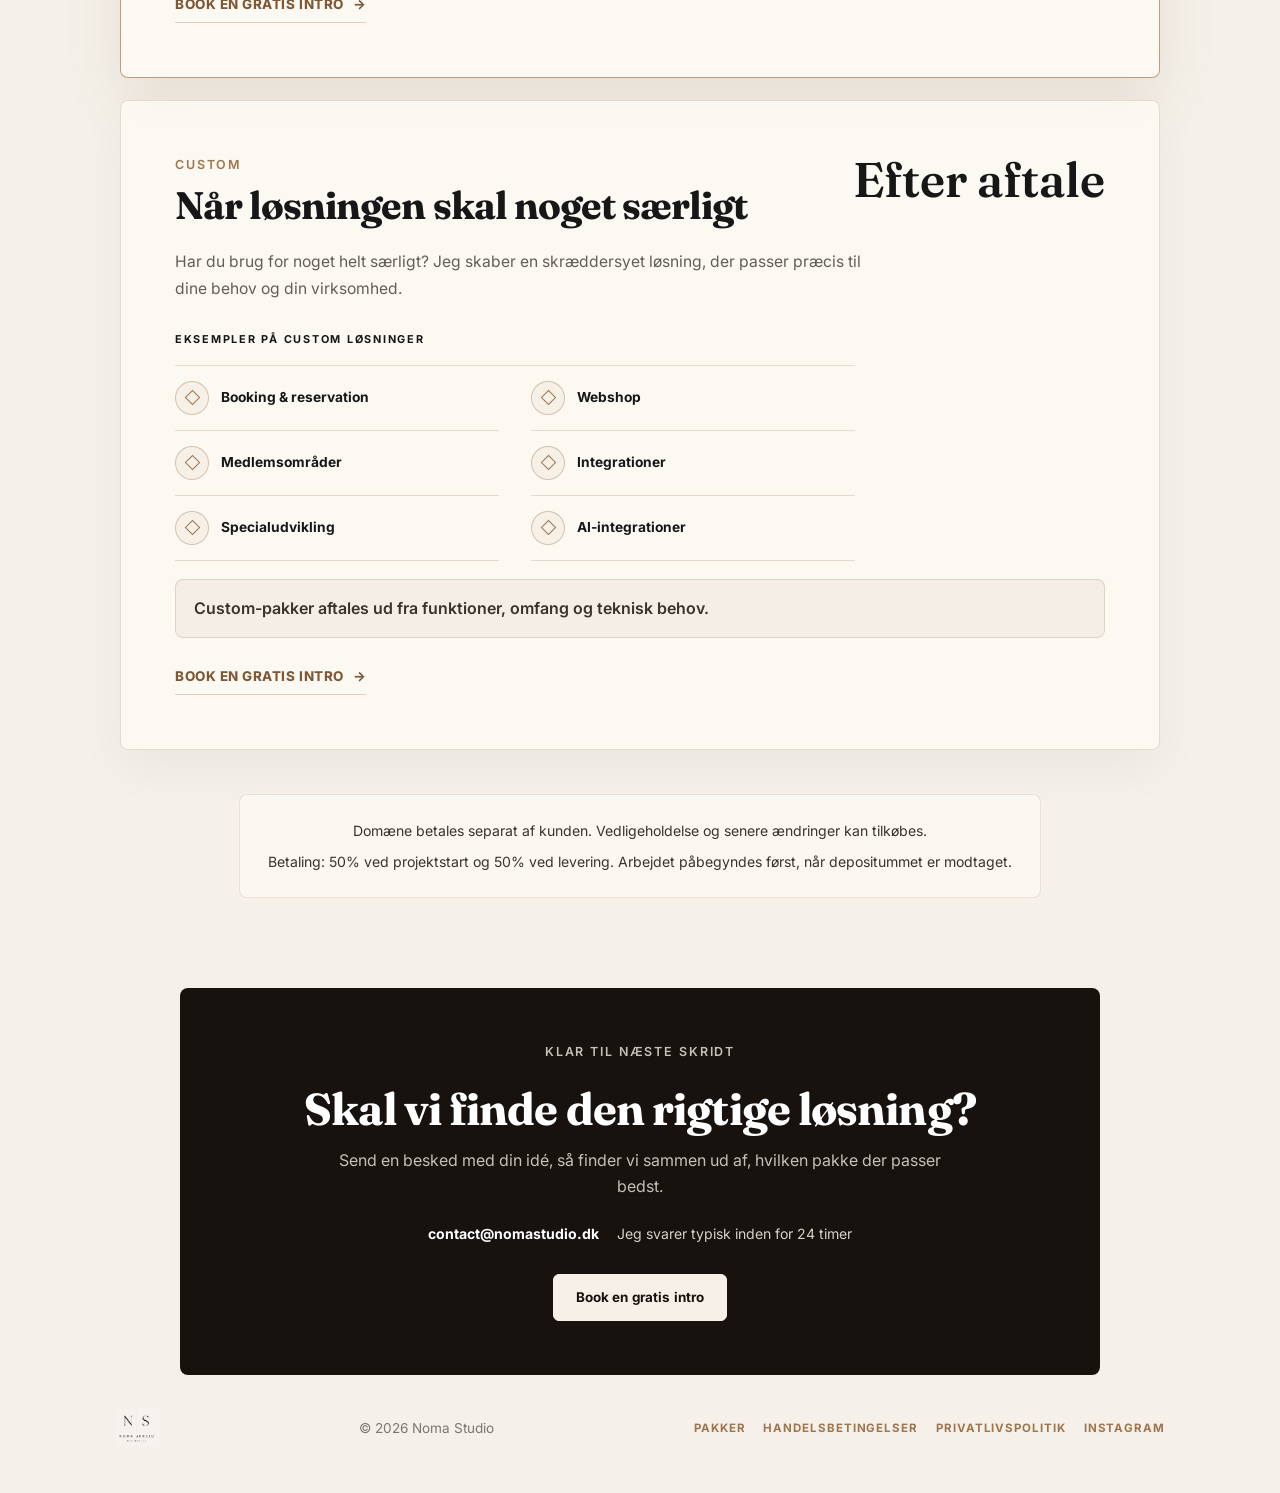
<file: pakker.html>
<!DOCTYPE html>
<html lang="da">
<head>
  <meta charset="UTF-8" />
  <meta name="viewport" content="width=device-width, initial-scale=1.0" />
  <title>Pakker | Noma Studio</title>

  <link rel="preconnect" href="https://fonts.googleapis.com" />
  <link rel="preconnect" href="https://fonts.gstatic.com" crossorigin />
  <link
    href="https://fonts.googleapis.com/css2?family=Fraunces:opsz,wght@9..144,500;9..144,600;9..144,700&family=Inter:wght@400;500;600;700&display=swap"
    rel="stylesheet"
  />

  <link rel="stylesheet" href="style.css" />
  <link rel="icon" href="nomastudio-logo.png" />
</head>

<body class="process-page packages-page">
  <header class="subpage-hero">
    <nav class="legal-nav subpage-nav">
      <a href="index.html" class="brand" aria-label="Noma Studio">
        <img src="nomastudio-logo.png" alt="Noma Studio Web Design logo" />
      </a>

      <div class="legal-nav-links">
        <a href="index.html" class="legal-home-btn">Forside</a>
        <a href="proces.html">Proces</a>
        <a href="pakker.html">Pakker</a>
        <a href="index.html#kontakt">Kontakt</a>
      </div>
    </nav>

    <div class="subpage-hero-inner">
      <p class="section-label">Noma Studio pakker</p>
      <h1>Find den løsning, der passer til dit projekt</h1>
      <p>Til selvstændige, behandlere, creators og mindre virksomheder, der vil have en hjemmeside uden skabelon-look.</p>
      <a href="index.html#kontakt" class="btn btn-dark">Book en gratis intro</a>
    </div>
  </header>

  <main>
    <section class="package-details">
      <article class="package-detail-card reveal" id="starter">
        <div class="package-detail-header">
          <div>
            <p class="section-label">Starter</p>
            <h2>En professionel start</h2>
          </div>
          <p class="package-detail-price">3.995 kr</p>
        </div>

        <p class="package-detail-intro">
          Den perfekte løsning til nye virksomheder og selvstændige, der ønsker
          en professionel online tilstedeværelse.
        </p>

        <div class="package-detail-grid">
          <ul class="detail-list">
            <li><span class="feature-icon">✓</span>Skræddersyet design</li>
            <li><span class="feature-icon">✓</span>Responsiv hjemmeside til mobil, tablet og computer</li>
            <li><span class="feature-icon">✓</span>Op til 5 sider</li>
            <li><span class="feature-icon">✓</span>Kontaktformular</li>
          </ul>

          <ul class="detail-list">
            <li><span class="feature-icon">✓</span>Grundlæggende SEO</li>
            <li><span class="feature-icon">✓</span>Hjælp til domæne og hosting</li>
            <li><span class="feature-icon">✓</span>Levering inden for 1-2 uger</li>
            <li><span class="feature-icon">✓</span>Guide til små opdateringer</li>
          </ul>
        </div>

        <p class="highlight-box">Perfekt til iværksættere, freelancere og mindre virksomheder.</p>
        <a href="index.html#kontakt" class="package-detail-link">Book en gratis intro <span aria-hidden="true">→</span></a>
      </article>

      <article class="package-detail-card package-detail-popular reveal" id="business">
        <span class="popular-label">Populær</span>
        <div class="package-detail-header">
          <div>
            <p class="section-label">Business</p>
            <h2>Mere plads til dit brand</h2>
          </div>
          <p class="package-detail-price">6.995 kr</p>
        </div>

        <p class="package-detail-intro">
          Til virksomheder, der ønsker en stærkere online tilstedeværelse og flere
          funktioner, der skaber værdi.
        </p>

        <div class="package-detail-grid">
          <ul class="detail-list">
            <li><span class="feature-icon">✓</span>Skræddersyet design</li>
            <li><span class="feature-icon">✓</span>Responsiv hjemmeside til mobil, tablet og computer</li>
            <li><span class="feature-icon">✓</span>Op til 10 sider</li>
            <li><span class="feature-icon">✓</span>Avanceret SEO</li>
          </ul>

          <ul class="detail-list">
            <li><span class="feature-icon">✓</span>Professionel e-mail</li>
            <li><span class="feature-icon">✓</span>Flere sektioner og funktioner</li>
            <li><span class="feature-icon">✓</span>Hurtig og optimeret hjemmeside</li>
            <li><span class="feature-icon">✓</span>Sparring og support undervejs</li>
          </ul>
        </div>

        <p class="highlight-box">En komplet løsning, der styrker din virksomhed og din online tilstedeværelse.</p>
        <a href="index.html#kontakt" class="package-detail-link">Book en gratis intro <span aria-hidden="true">→</span></a>
      </article>

      <article class="package-detail-card reveal" id="custom">
        <div class="package-detail-header">
          <div>
            <p class="section-label">Custom</p>
            <h2>Når løsningen skal noget særligt</h2>
          </div>
          <p class="package-detail-price">Efter aftale</p>
        </div>

        <p class="package-detail-intro">
          Har du brug for noget helt særligt? Jeg skaber en skræddersyet løsning,
          der passer præcis til dine behov og din virksomhed.
        </p>

        <div class="custom-examples package-custom-list">
          <h4>Eksempler på custom løsninger</h4>
          <div class="custom-grid">
            <div><span class="feature-icon">◇</span><strong>Booking & reservation</strong></div>
            <div><span class="feature-icon">◇</span><strong>Webshop</strong></div>
            <div><span class="feature-icon">◇</span><strong>Medlemsområder</strong></div>
            <div><span class="feature-icon">◇</span><strong>Integrationer</strong></div>
            <div><span class="feature-icon">◇</span><strong>Specialudvikling</strong></div>
            <div><span class="feature-icon">◇</span><strong>AI-integrationer</strong></div>
          </div>
        </div>

        <p class="highlight-box">Custom-pakker aftales ud fra funktioner, omfang og teknisk behov.</p>
        <a href="index.html#kontakt" class="package-detail-link">Book en gratis intro <span aria-hidden="true">→</span></a>
      </article>

      <div class="package-payment-box reveal">
        <p>Domæne betales separat af kunden. Vedligeholdelse og senere ændringer kan tilkøbes.</p>
        <p>Betaling: 50% ved projektstart og 50% ved levering. Arbejdet påbegyndes først, når depositummet er modtaget.</p>
      </div>
    </section>

    <section class="process-cta reveal">
      <p class="section-label center">Klar til næste skridt</p>
      <h2>Skal vi finde den rigtige løsning?</h2>
      <p>Send en besked med din idé, så finder vi sammen ud af, hvilken pakke der passer bedst.</p>
      <div class="process-cta-info">
        <a href="mailto:contact@nomastudio.dk">contact@nomastudio.dk</a>
        <span>Jeg svarer typisk inden for 24 timer</span>
      </div>
      <a href="index.html#kontakt" class="btn btn-dark">Book en gratis intro</a>
    </section>
  </main>

  <footer class="footer">
    <a href="index.html" class="footer-logo" aria-label="Noma Studio">
      <img src="nomastudio-logo.png" alt="Noma Studio Web Design logo" />
    </a>
    <p>© 2026 Noma Studio</p>
    <div class="footer-links">
      <a href="pakker.html">Pakker</a>
      <a href="handelsbetingelser.html">Handelsbetingelser</a>
      <a href="privatlivspolitik.html">Privatlivspolitik</a>
      <a href="https://www.instagram.com/NomaStudioDk/" target="_blank" rel="noreferrer">Instagram</a>
    </div>
  </footer>

  <script>
    const revealItems = document.querySelectorAll(".reveal");

    const revealObserver = new IntersectionObserver(
      (entries) => {
        entries.forEach((entry) => {
          if (entry.isIntersecting) {
            entry.target.classList.add("is-visible");
            revealObserver.unobserve(entry.target);
          }
        });
      },
      { threshold: 0.16 }
    );

    revealItems.forEach((item) => revealObserver.observe(item));
  </script>
</body>
</html>
</file>
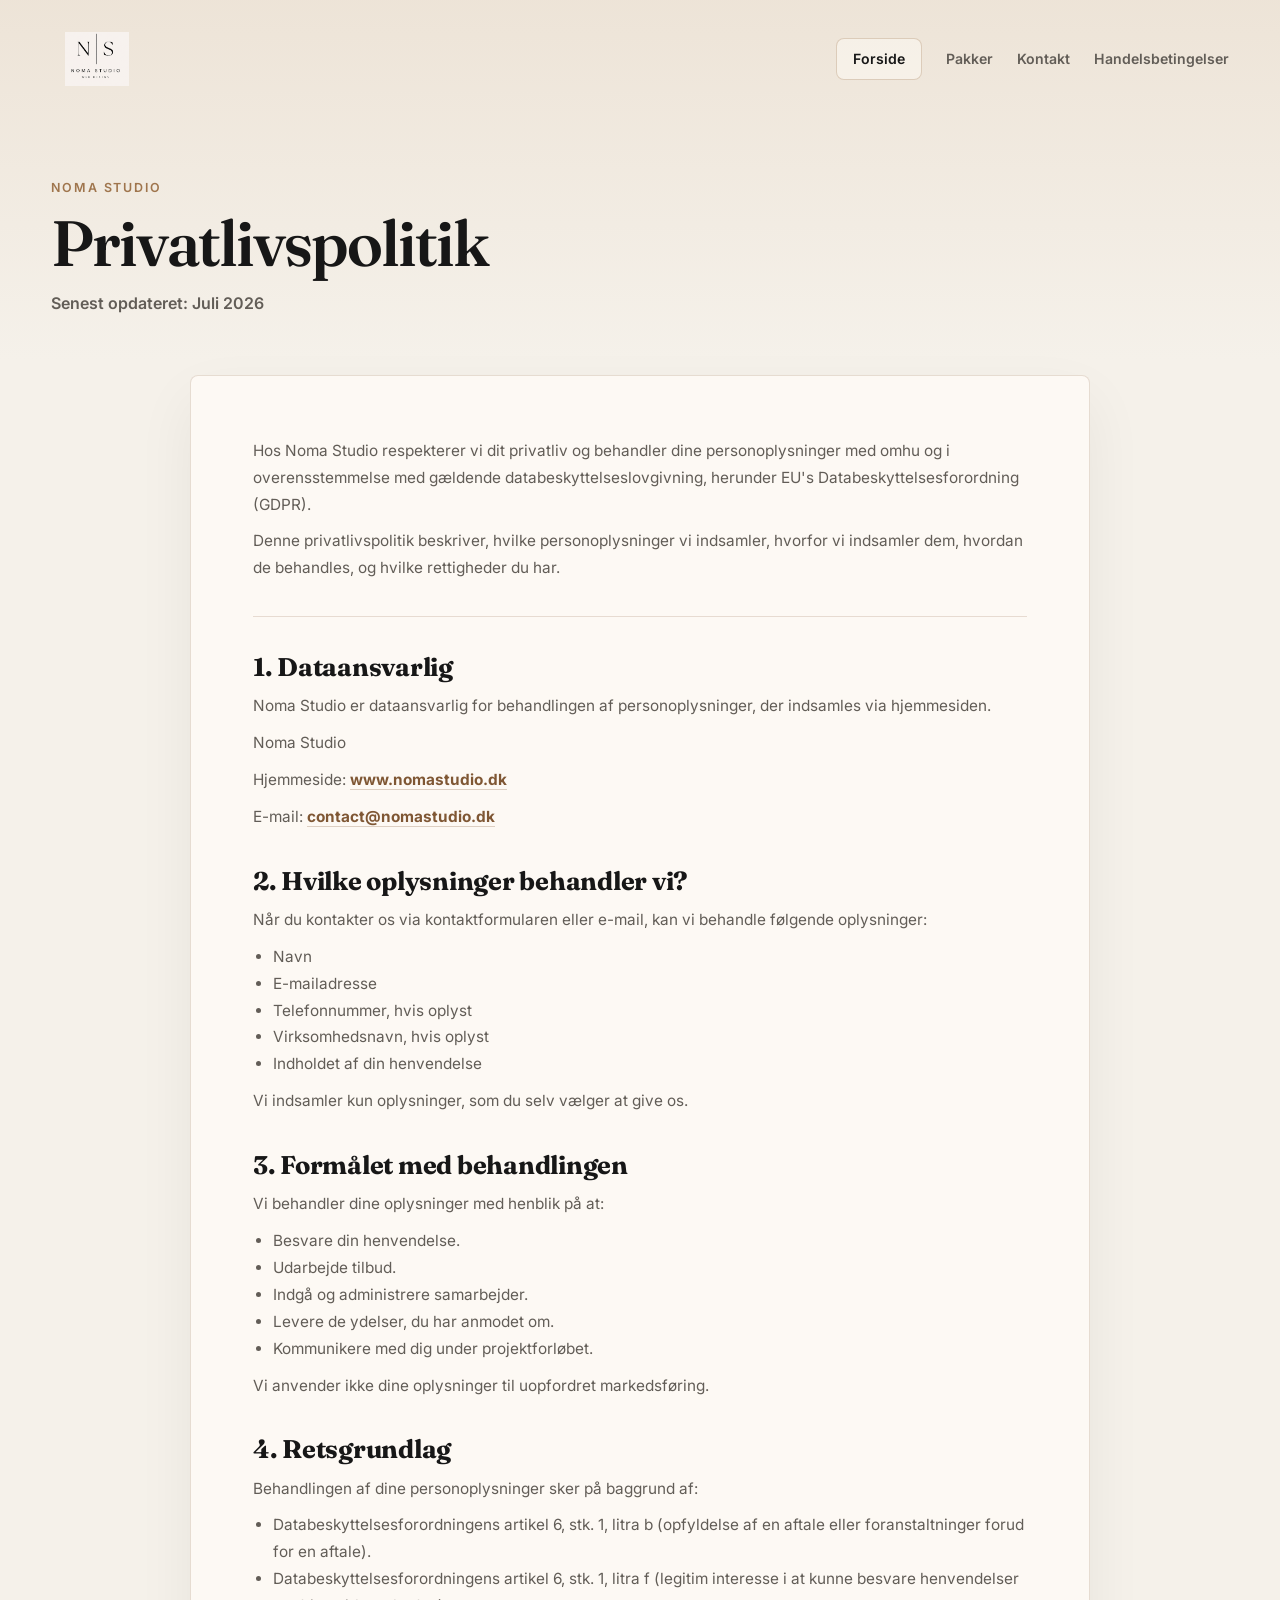
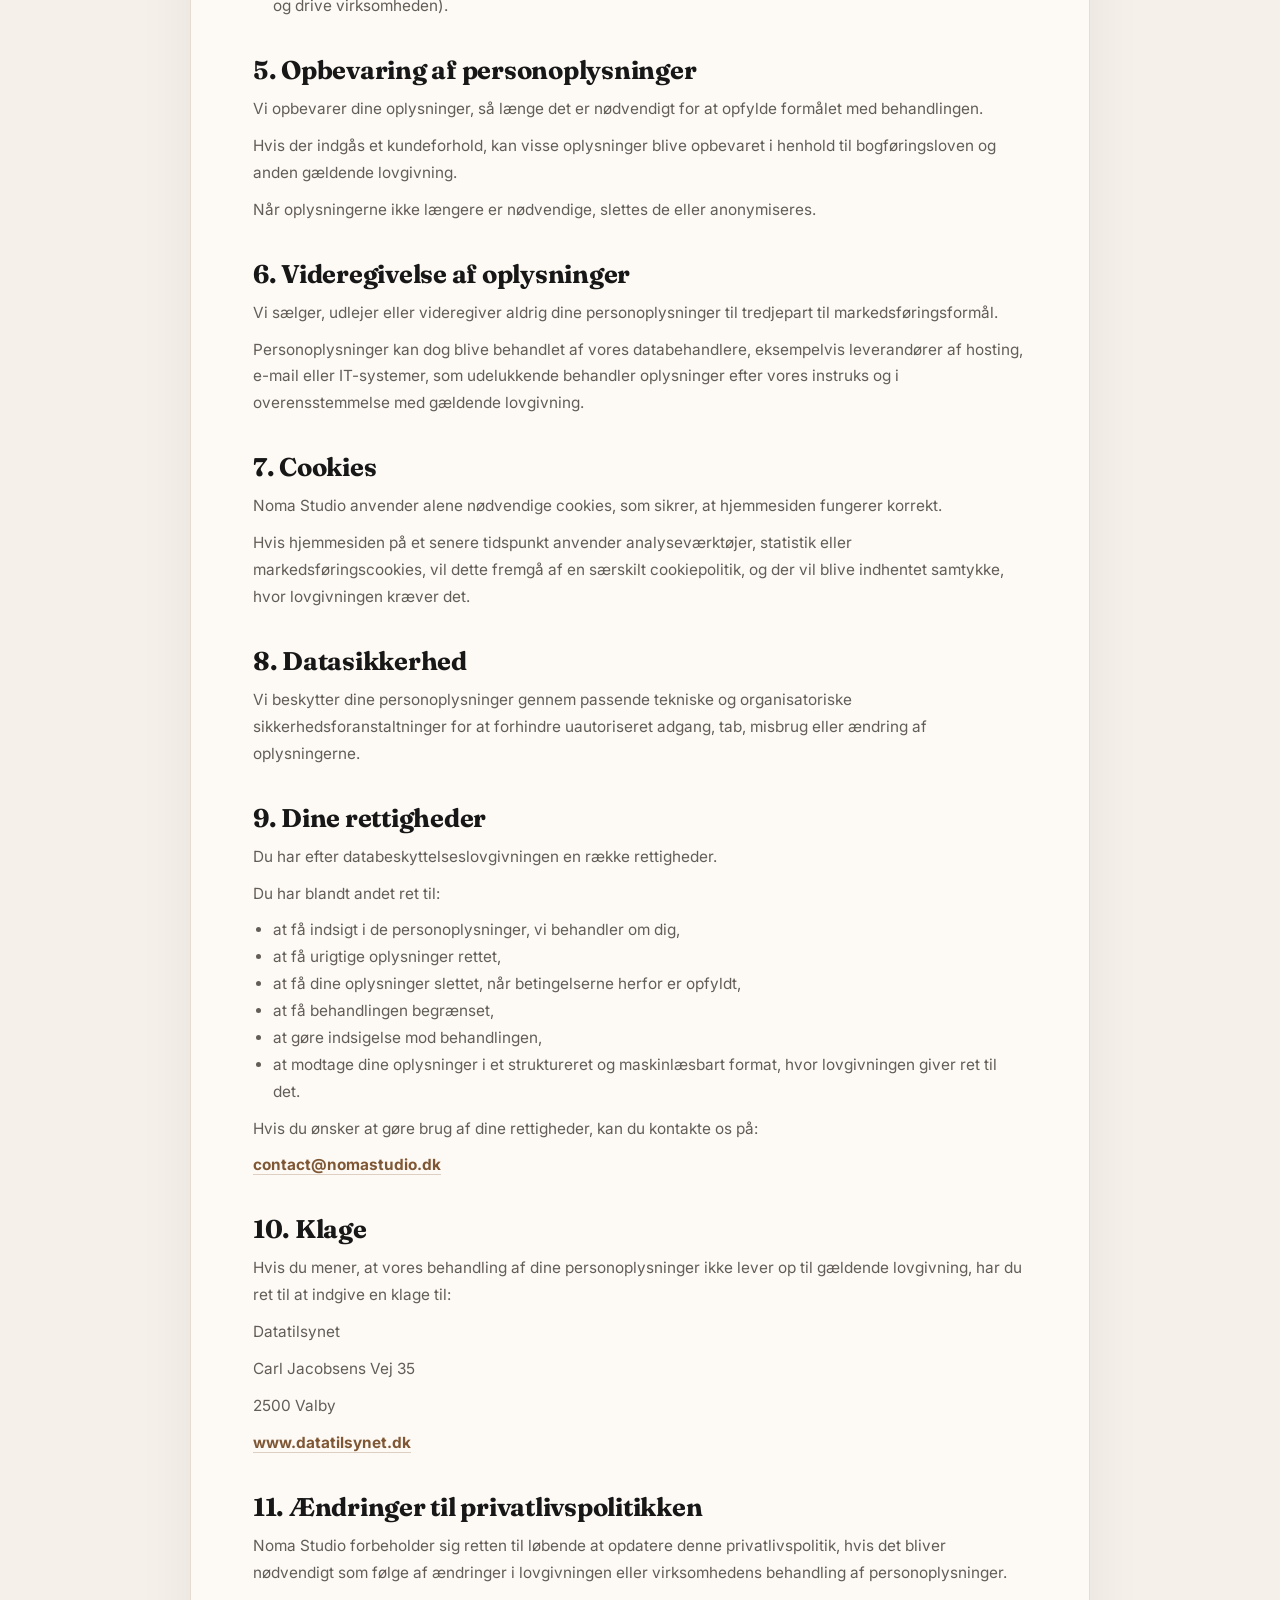
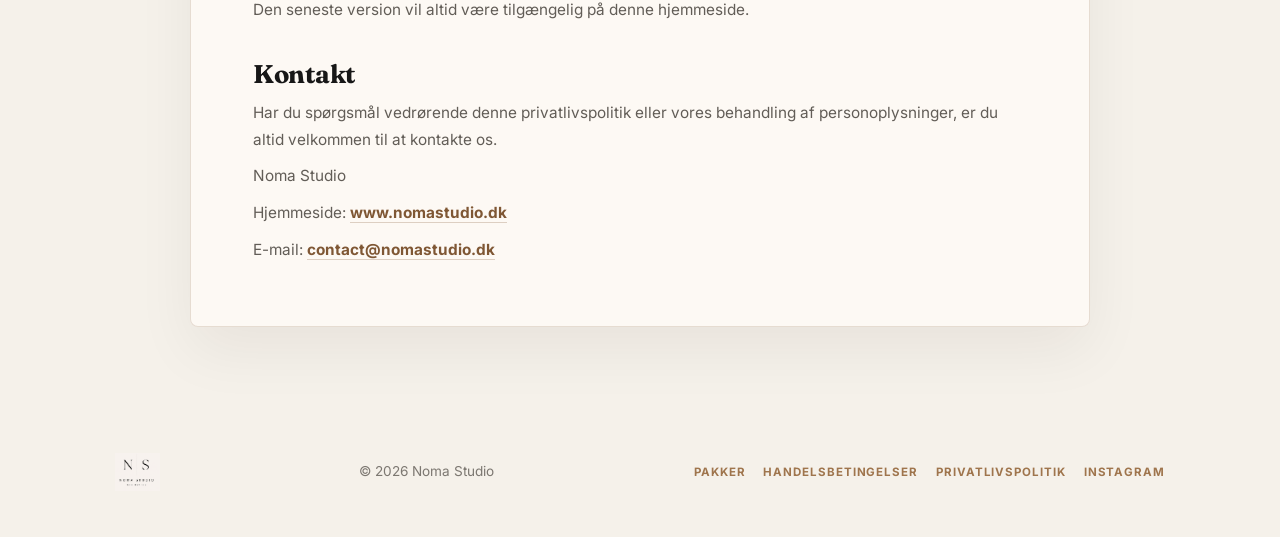
<file: privatlivspolitik.html>
<!DOCTYPE html>
<html lang="da">
<head>
  <meta charset="UTF-8" />
  <meta name="viewport" content="width=device-width, initial-scale=1.0" />
  <title>Privatlivspolitik | Noma Studio</title>

  <link rel="preconnect" href="https://fonts.googleapis.com" />
  <link rel="preconnect" href="https://fonts.gstatic.com" crossorigin />
  <link
    href="https://fonts.googleapis.com/css2?family=Fraunces:opsz,wght@9..144,500;9..144,600;9..144,700&family=Inter:wght@400;500;600;700&display=swap"
    rel="stylesheet"
  />

  <link rel="stylesheet" href="style.css" />
  <link rel="icon" href="nomastudio-logo.png" />
</head>

<body class="legal-page">
  <header class="legal-header">
    <nav class="legal-nav">
      <a href="index.html" class="brand" aria-label="Noma Studio">
        <img src="nomastudio-logo.png" alt="Noma Studio Web Design logo" />
      </a>

      <div class="legal-nav-links">
        <a href="index.html" class="legal-home-btn">Forside</a>
        <a href="pakker.html">Pakker</a>
        <a href="index.html#kontakt">Kontakt</a>
        <a href="handelsbetingelser.html">Handelsbetingelser</a>
      </div>
    </nav>

    <div class="legal-hero">
      <p class="section-label">Noma Studio</p>
      <h1>Privatlivspolitik</h1>
      <p>Senest opdateret: Juli 2026</p>
    </div>
  </header>

  <main class="legal-content">
    <section class="legal-card">
      <p>Hos Noma Studio respekterer vi dit privatliv og behandler dine personoplysninger med omhu og i overensstemmelse med gældende databeskyttelseslovgivning, herunder EU's Databeskyttelsesforordning (GDPR).</p>
      <p>Denne privatlivspolitik beskriver, hvilke personoplysninger vi indsamler, hvorfor vi indsamler dem, hvordan de behandles, og hvilke rettigheder du har.</p>

      <hr />

      <h2>1. Dataansvarlig</h2>
      <p>Noma Studio er dataansvarlig for behandlingen af personoplysninger, der indsamles via hjemmesiden.</p>
      <p>Noma Studio</p>
      <p>Hjemmeside: <a href="https://www.nomastudio.dk">www.nomastudio.dk</a></p>
      <p>E-mail: <a href="mailto:contact@nomastudio.dk">contact@nomastudio.dk</a></p>

      <h2>2. Hvilke oplysninger behandler vi?</h2>
      <p>Når du kontakter os via kontaktformularen eller e-mail, kan vi behandle følgende oplysninger:</p>
      <ul>
        <li>Navn</li>
        <li>E-mailadresse</li>
        <li>Telefonnummer, hvis oplyst</li>
        <li>Virksomhedsnavn, hvis oplyst</li>
        <li>Indholdet af din henvendelse</li>
      </ul>
      <p>Vi indsamler kun oplysninger, som du selv vælger at give os.</p>

      <h2>3. Formålet med behandlingen</h2>
      <p>Vi behandler dine oplysninger med henblik på at:</p>
      <ul>
        <li>Besvare din henvendelse.</li>
        <li>Udarbejde tilbud.</li>
        <li>Indgå og administrere samarbejder.</li>
        <li>Levere de ydelser, du har anmodet om.</li>
        <li>Kommunikere med dig under projektforløbet.</li>
      </ul>
      <p>Vi anvender ikke dine oplysninger til uopfordret markedsføring.</p>

      <h2>4. Retsgrundlag</h2>
      <p>Behandlingen af dine personoplysninger sker på baggrund af:</p>
      <ul>
        <li>Databeskyttelsesforordningens artikel 6, stk. 1, litra b (opfyldelse af en aftale eller foranstaltninger forud for en aftale).</li>
        <li>Databeskyttelsesforordningens artikel 6, stk. 1, litra f (legitim interesse i at kunne besvare henvendelser og drive virksomheden).</li>
      </ul>

      <h2>5. Opbevaring af personoplysninger</h2>
      <p>Vi opbevarer dine oplysninger, så længe det er nødvendigt for at opfylde formålet med behandlingen.</p>
      <p>Hvis der indgås et kundeforhold, kan visse oplysninger blive opbevaret i henhold til bogføringsloven og anden gældende lovgivning.</p>
      <p>Når oplysningerne ikke længere er nødvendige, slettes de eller anonymiseres.</p>

      <h2>6. Videregivelse af oplysninger</h2>
      <p>Vi sælger, udlejer eller videregiver aldrig dine personoplysninger til tredjepart til markedsføringsformål.</p>
      <p>Personoplysninger kan dog blive behandlet af vores databehandlere, eksempelvis leverandører af hosting, e-mail eller IT-systemer, som udelukkende behandler oplysninger efter vores instruks og i overensstemmelse med gældende lovgivning.</p>

      <h2>7. Cookies</h2>
      <p>Noma Studio anvender alene nødvendige cookies, som sikrer, at hjemmesiden fungerer korrekt.</p>
      <p>Hvis hjemmesiden på et senere tidspunkt anvender analyseværktøjer, statistik eller markedsføringscookies, vil dette fremgå af en særskilt cookiepolitik, og der vil blive indhentet samtykke, hvor lovgivningen kræver det.</p>

      <h2>8. Datasikkerhed</h2>
      <p>Vi beskytter dine personoplysninger gennem passende tekniske og organisatoriske sikkerhedsforanstaltninger for at forhindre uautoriseret adgang, tab, misbrug eller ændring af oplysningerne.</p>

      <h2>9. Dine rettigheder</h2>
      <p>Du har efter databeskyttelseslovgivningen en række rettigheder.</p>
      <p>Du har blandt andet ret til:</p>
      <ul>
        <li>at få indsigt i de personoplysninger, vi behandler om dig,</li>
        <li>at få urigtige oplysninger rettet,</li>
        <li>at få dine oplysninger slettet, når betingelserne herfor er opfyldt,</li>
        <li>at få behandlingen begrænset,</li>
        <li>at gøre indsigelse mod behandlingen,</li>
        <li>at modtage dine oplysninger i et struktureret og maskinlæsbart format, hvor lovgivningen giver ret til det.</li>
      </ul>
      <p>Hvis du ønsker at gøre brug af dine rettigheder, kan du kontakte os på:</p>
      <p><a href="mailto:contact@nomastudio.dk">contact@nomastudio.dk</a></p>

      <h2>10. Klage</h2>
      <p>Hvis du mener, at vores behandling af dine personoplysninger ikke lever op til gældende lovgivning, har du ret til at indgive en klage til:</p>
      <p>Datatilsynet</p>
      <p>Carl Jacobsens Vej 35</p>
      <p>2500 Valby</p>
      <p><a href="https://www.datatilsynet.dk">www.datatilsynet.dk</a></p>

      <h2>11. Ændringer til privatlivspolitikken</h2>
      <p>Noma Studio forbeholder sig retten til løbende at opdatere denne privatlivspolitik, hvis det bliver nødvendigt som følge af ændringer i lovgivningen eller virksomhedens behandling af personoplysninger.</p>
      <p>Den seneste version vil altid være tilgængelig på denne hjemmeside.</p>

      <h2>Kontakt</h2>
      <p>Har du spørgsmål vedrørende denne privatlivspolitik eller vores behandling af personoplysninger, er du altid velkommen til at kontakte os.</p>
      <p>Noma Studio</p>
      <p>Hjemmeside: <a href="https://www.nomastudio.dk">www.nomastudio.dk</a></p>
      <p>E-mail: <a href="mailto:contact@nomastudio.dk">contact@nomastudio.dk</a></p>
    </section>
  </main>

  <footer class="footer">
    <a href="index.html" class="footer-logo" aria-label="Noma Studio">
      <img src="nomastudio-logo.png" alt="Noma Studio Web Design logo" />
    </a>
    <p>© 2026 Noma Studio</p>
    <div class="footer-links">
      <a href="pakker.html">Pakker</a>
      <a href="handelsbetingelser.html">Handelsbetingelser</a>
      <a href="privatlivspolitik.html">Privatlivspolitik</a>
      <a href="https://www.instagram.com/NomaStudioDk/" target="_blank" rel="noreferrer">Instagram</a>
    </div>
  </footer>
</body>
</html>
</file>
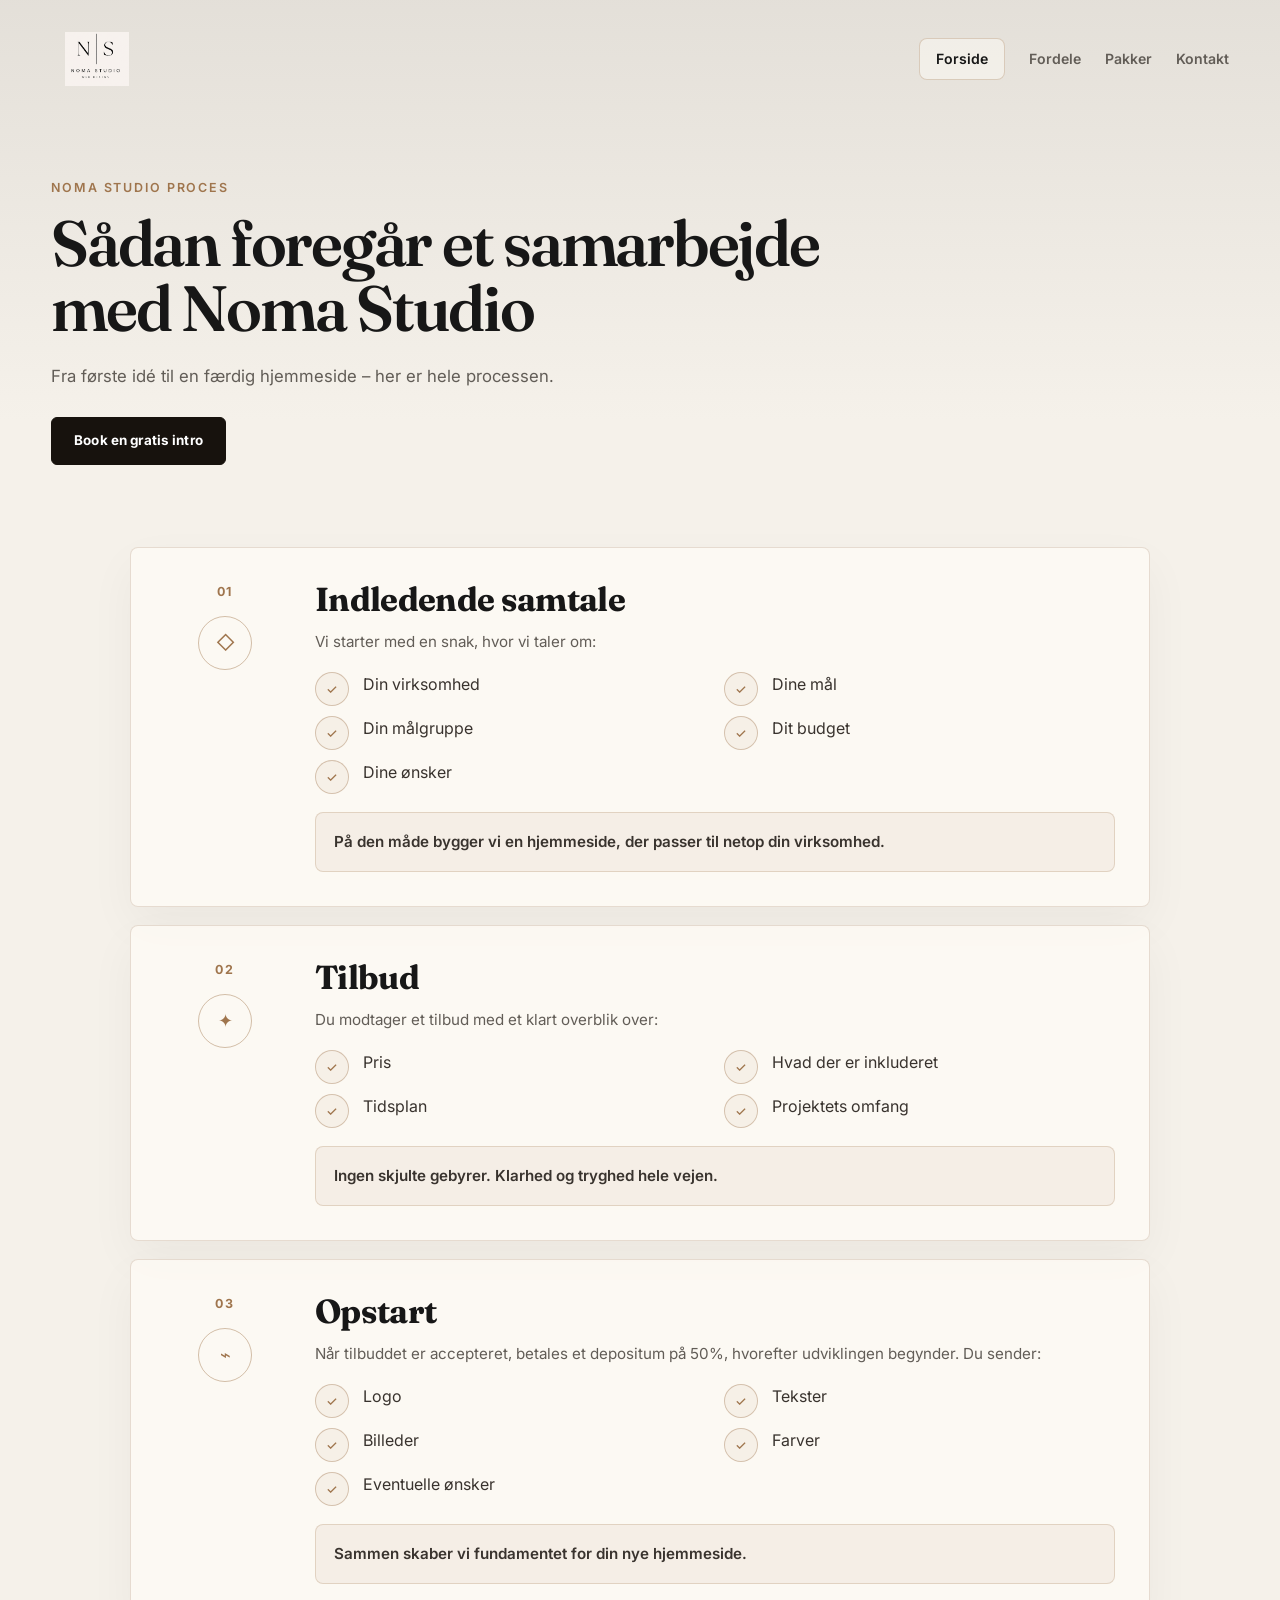
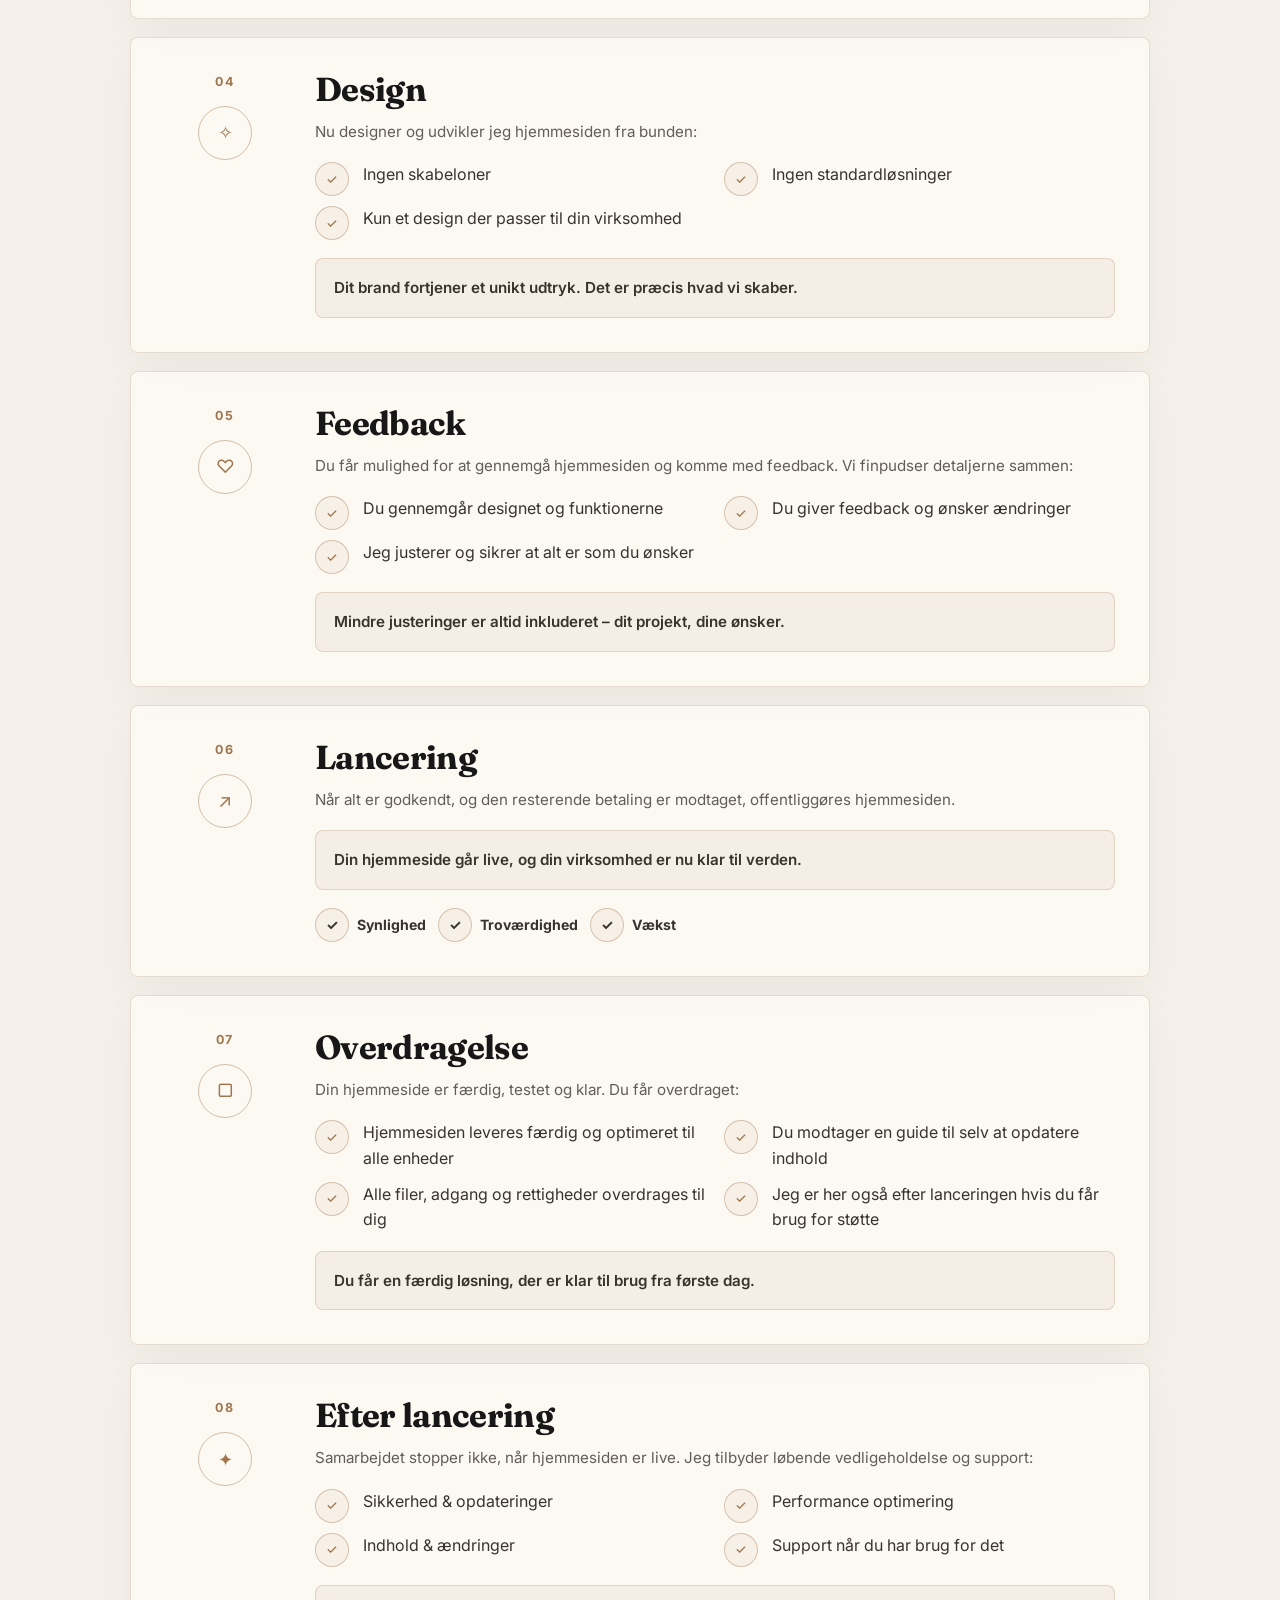
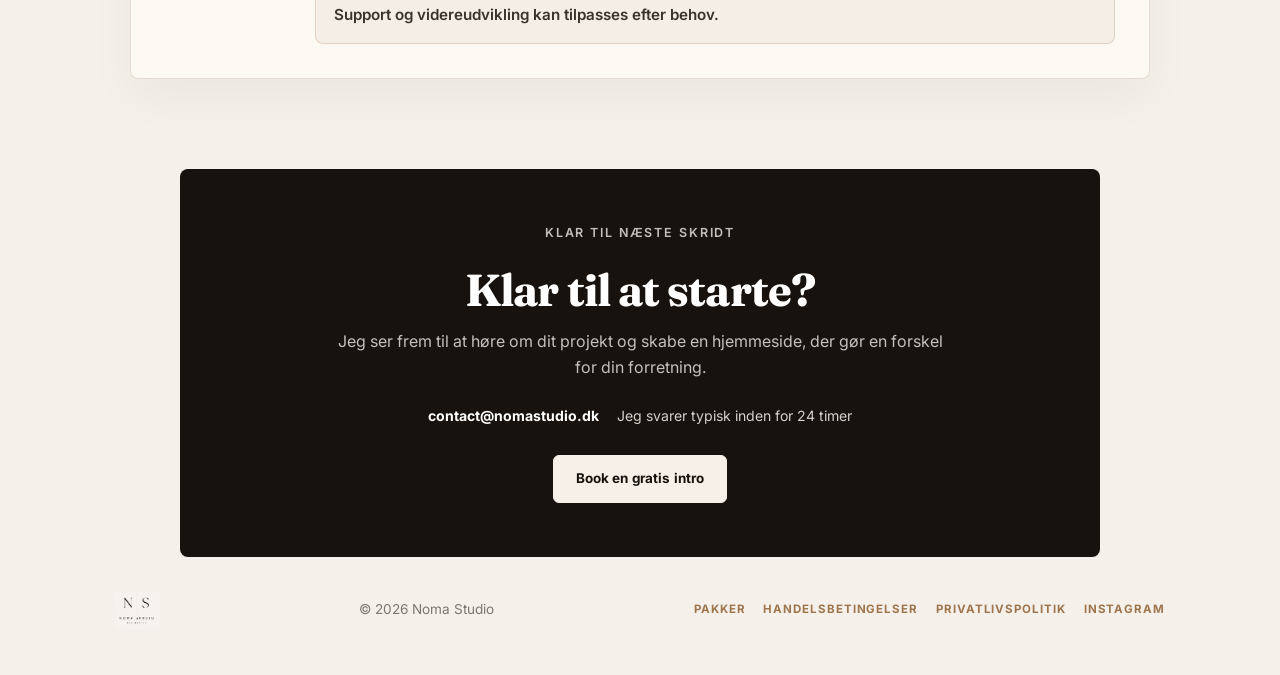
<file: proces.html>
<!DOCTYPE html>
<html lang="da">
<head>
  <meta charset="UTF-8" />
  <meta name="viewport" content="width=device-width, initial-scale=1.0" />
  <title>Proces | Noma Studio</title>

  <link rel="preconnect" href="https://fonts.googleapis.com" />
  <link rel="preconnect" href="https://fonts.gstatic.com" crossorigin />
  <link
    href="https://fonts.googleapis.com/css2?family=Fraunces:opsz,wght@9..144,500;9..144,600;9..144,700&family=Inter:wght@400;500;600;700&display=swap"
    rel="stylesheet"
  />

  <link rel="stylesheet" href="style.css" />
  <link rel="icon" href="nomastudio-logo.png" />
</head>

<body class="process-page">
  <header class="subpage-hero">
    <nav class="legal-nav subpage-nav">
      <a href="index.html" class="brand" aria-label="Noma Studio">
        <img src="nomastudio-logo.png" alt="Noma Studio Web Design logo" />
      </a>

      <div class="legal-nav-links">
        <a href="index.html" class="legal-home-btn">Forside</a>
        <a href="index.html#fordele">Fordele</a>
        <a href="pakker.html">Pakker</a>
        <a href="index.html#kontakt">Kontakt</a>
      </div>
    </nav>

    <div class="subpage-hero-inner">
      <p class="section-label">Noma Studio proces</p>
      <h1>Sådan foregår et samarbejde med Noma Studio</h1>
      <p>Fra første idé til en færdig hjemmeside – her er hele processen.</p>
      <a href="index.html#kontakt" class="btn btn-dark">Book en gratis intro</a>
    </div>
  </header>

  <main>
    <section class="full-process">
      <article class="process-card reveal">
        <div class="process-card-top">
          <span class="process-card-number">01</span>
          <span class="process-card-icon">◇</span>
        </div>
        <div>
          <h2>Indledende samtale</h2>
          <p>Vi starter med en snak, hvor vi taler om:</p>
          <ul class="detail-list">
            <li><span class="feature-icon">✓</span>Din virksomhed</li>
            <li><span class="feature-icon">✓</span>Dine mål</li>
            <li><span class="feature-icon">✓</span>Din målgruppe</li>
            <li><span class="feature-icon">✓</span>Dit budget</li>
            <li><span class="feature-icon">✓</span>Dine ønsker</li>
          </ul>
          <p class="highlight-box">På den måde bygger vi en hjemmeside, der passer til netop din virksomhed.</p>
        </div>
      </article>

      <article class="process-card reveal">
        <div class="process-card-top">
          <span class="process-card-number">02</span>
          <span class="process-card-icon">✦</span>
        </div>
        <div>
          <h2>Tilbud</h2>
          <p>Du modtager et tilbud med et klart overblik over:</p>
          <ul class="detail-list">
            <li><span class="feature-icon">✓</span>Pris</li>
            <li><span class="feature-icon">✓</span>Hvad der er inkluderet</li>
            <li><span class="feature-icon">✓</span>Tidsplan</li>
            <li><span class="feature-icon">✓</span>Projektets omfang</li>
          </ul>
          <p class="highlight-box">Ingen skjulte gebyrer. Klarhed og tryghed hele vejen.</p>
        </div>
      </article>

      <article class="process-card reveal">
        <div class="process-card-top">
          <span class="process-card-number">03</span>
          <span class="process-card-icon">⌁</span>
        </div>
        <div>
          <h2>Opstart</h2>
          <p>Når tilbuddet er accepteret, betales et depositum på 50%, hvorefter udviklingen begynder. Du sender:</p>
          <ul class="detail-list">
            <li><span class="feature-icon">✓</span>Logo</li>
            <li><span class="feature-icon">✓</span>Tekster</li>
            <li><span class="feature-icon">✓</span>Billeder</li>
            <li><span class="feature-icon">✓</span>Farver</li>
            <li><span class="feature-icon">✓</span>Eventuelle ønsker</li>
          </ul>
          <p class="highlight-box">Sammen skaber vi fundamentet for din nye hjemmeside.</p>
        </div>
      </article>

      <article class="process-card reveal">
        <div class="process-card-top">
          <span class="process-card-number">04</span>
          <span class="process-card-icon">✧</span>
        </div>
        <div>
          <h2>Design</h2>
          <p>Nu designer og udvikler jeg hjemmesiden fra bunden:</p>
          <ul class="detail-list">
            <li><span class="feature-icon">✓</span>Ingen skabeloner</li>
            <li><span class="feature-icon">✓</span>Ingen standardløsninger</li>
            <li><span class="feature-icon">✓</span>Kun et design der passer til din virksomhed</li>
          </ul>
          <p class="highlight-box">Dit brand fortjener et unikt udtryk. Det er præcis hvad vi skaber.</p>
        </div>
      </article>

      <article class="process-card reveal">
        <div class="process-card-top">
          <span class="process-card-number">05</span>
          <span class="process-card-icon">♡</span>
        </div>
        <div>
          <h2>Feedback</h2>
          <p>Du får mulighed for at gennemgå hjemmesiden og komme med feedback. Vi finpudser detaljerne sammen:</p>
          <ul class="detail-list">
            <li><span class="feature-icon">✓</span>Du gennemgår designet og funktionerne</li>
            <li><span class="feature-icon">✓</span>Du giver feedback og ønsker ændringer</li>
            <li><span class="feature-icon">✓</span>Jeg justerer og sikrer at alt er som du ønsker</li>
          </ul>
          <p class="highlight-box">Mindre justeringer er altid inkluderet – dit projekt, dine ønsker.</p>
        </div>
      </article>

      <article class="process-card reveal">
        <div class="process-card-top">
          <span class="process-card-number">06</span>
          <span class="process-card-icon">↗</span>
        </div>
        <div>
          <h2>Lancering</h2>
          <p>Når alt er godkendt, og den resterende betaling er modtaget, offentliggøres hjemmesiden.</p>
          <p class="highlight-box">Din hjemmeside går live, og din virksomhed er nu klar til verden.</p>
          <div class="launch-icons">
            <span><span class="feature-icon">✓</span>Synlighed</span>
            <span><span class="feature-icon">✓</span>Troværdighed</span>
            <span><span class="feature-icon">✓</span>Vækst</span>
          </div>
        </div>
      </article>

      <article class="process-card reveal">
        <div class="process-card-top">
          <span class="process-card-number">07</span>
          <span class="process-card-icon">▢</span>
        </div>
        <div>
          <h2>Overdragelse</h2>
          <p>Din hjemmeside er færdig, testet og klar. Du får overdraget:</p>
          <ul class="detail-list">
            <li><span class="feature-icon">✓</span>Hjemmesiden leveres færdig og optimeret til alle enheder</li>
            <li><span class="feature-icon">✓</span>Du modtager en guide til selv at opdatere indhold</li>
            <li><span class="feature-icon">✓</span>Alle filer, adgang og rettigheder overdrages til dig</li>
            <li><span class="feature-icon">✓</span>Jeg er her også efter lanceringen hvis du får brug for støtte</li>
          </ul>
          <p class="highlight-box">Du får en færdig løsning, der er klar til brug fra første dag.</p>
        </div>
      </article>

      <article class="process-card reveal">
        <div class="process-card-top">
          <span class="process-card-number">08</span>
          <span class="process-card-icon">✦</span>
        </div>
        <div>
          <h2>Efter lancering</h2>
          <p>Samarbejdet stopper ikke, når hjemmesiden er live. Jeg tilbyder løbende vedligeholdelse og support:</p>
          <ul class="detail-list">
            <li><span class="feature-icon">✓</span>Sikkerhed & opdateringer</li>
            <li><span class="feature-icon">✓</span>Performance optimering</li>
            <li><span class="feature-icon">✓</span>Indhold & ændringer</li>
            <li><span class="feature-icon">✓</span>Support når du har brug for det</li>
          </ul>
          <p class="highlight-box">Support og videreudvikling kan tilpasses efter behov.</p>
        </div>
      </article>
    </section>

    <section class="process-cta reveal">
      <p class="section-label center">Klar til næste skridt</p>
      <h2>Klar til at starte?</h2>
      <p>Jeg ser frem til at høre om dit projekt og skabe en hjemmeside, der gør en forskel for din forretning.</p>
      <div class="process-cta-info">
        <a href="mailto:contact@nomastudio.dk">contact@nomastudio.dk</a>
        <span>Jeg svarer typisk inden for 24 timer</span>
      </div>
      <a href="index.html#kontakt" class="btn btn-dark">Book en gratis intro</a>
    </section>
  </main>

  <footer class="footer">
    <a href="index.html" class="footer-logo" aria-label="Noma Studio">
      <img src="nomastudio-logo.png" alt="Noma Studio Web Design logo" />
    </a>
    <p>© 2026 Noma Studio</p>
    <div class="footer-links">
      <a href="pakker.html">Pakker</a>
      <a href="handelsbetingelser.html">Handelsbetingelser</a>
      <a href="privatlivspolitik.html">Privatlivspolitik</a>
      <a href="https://www.instagram.com/NomaStudioDk/" target="_blank" rel="noreferrer">Instagram</a>
    </div>
  </footer>

  <script>
    const revealItems = document.querySelectorAll(".reveal");

    const revealObserver = new IntersectionObserver(
      (entries) => {
        entries.forEach((entry) => {
          if (entry.isIntersecting) {
            entry.target.classList.add("is-visible");
            revealObserver.unobserve(entry.target);
          }
        });
      },
      { threshold: 0.16 }
    );

    revealItems.forEach((item) => revealObserver.observe(item));
  </script>
</body>
</html>
</file>
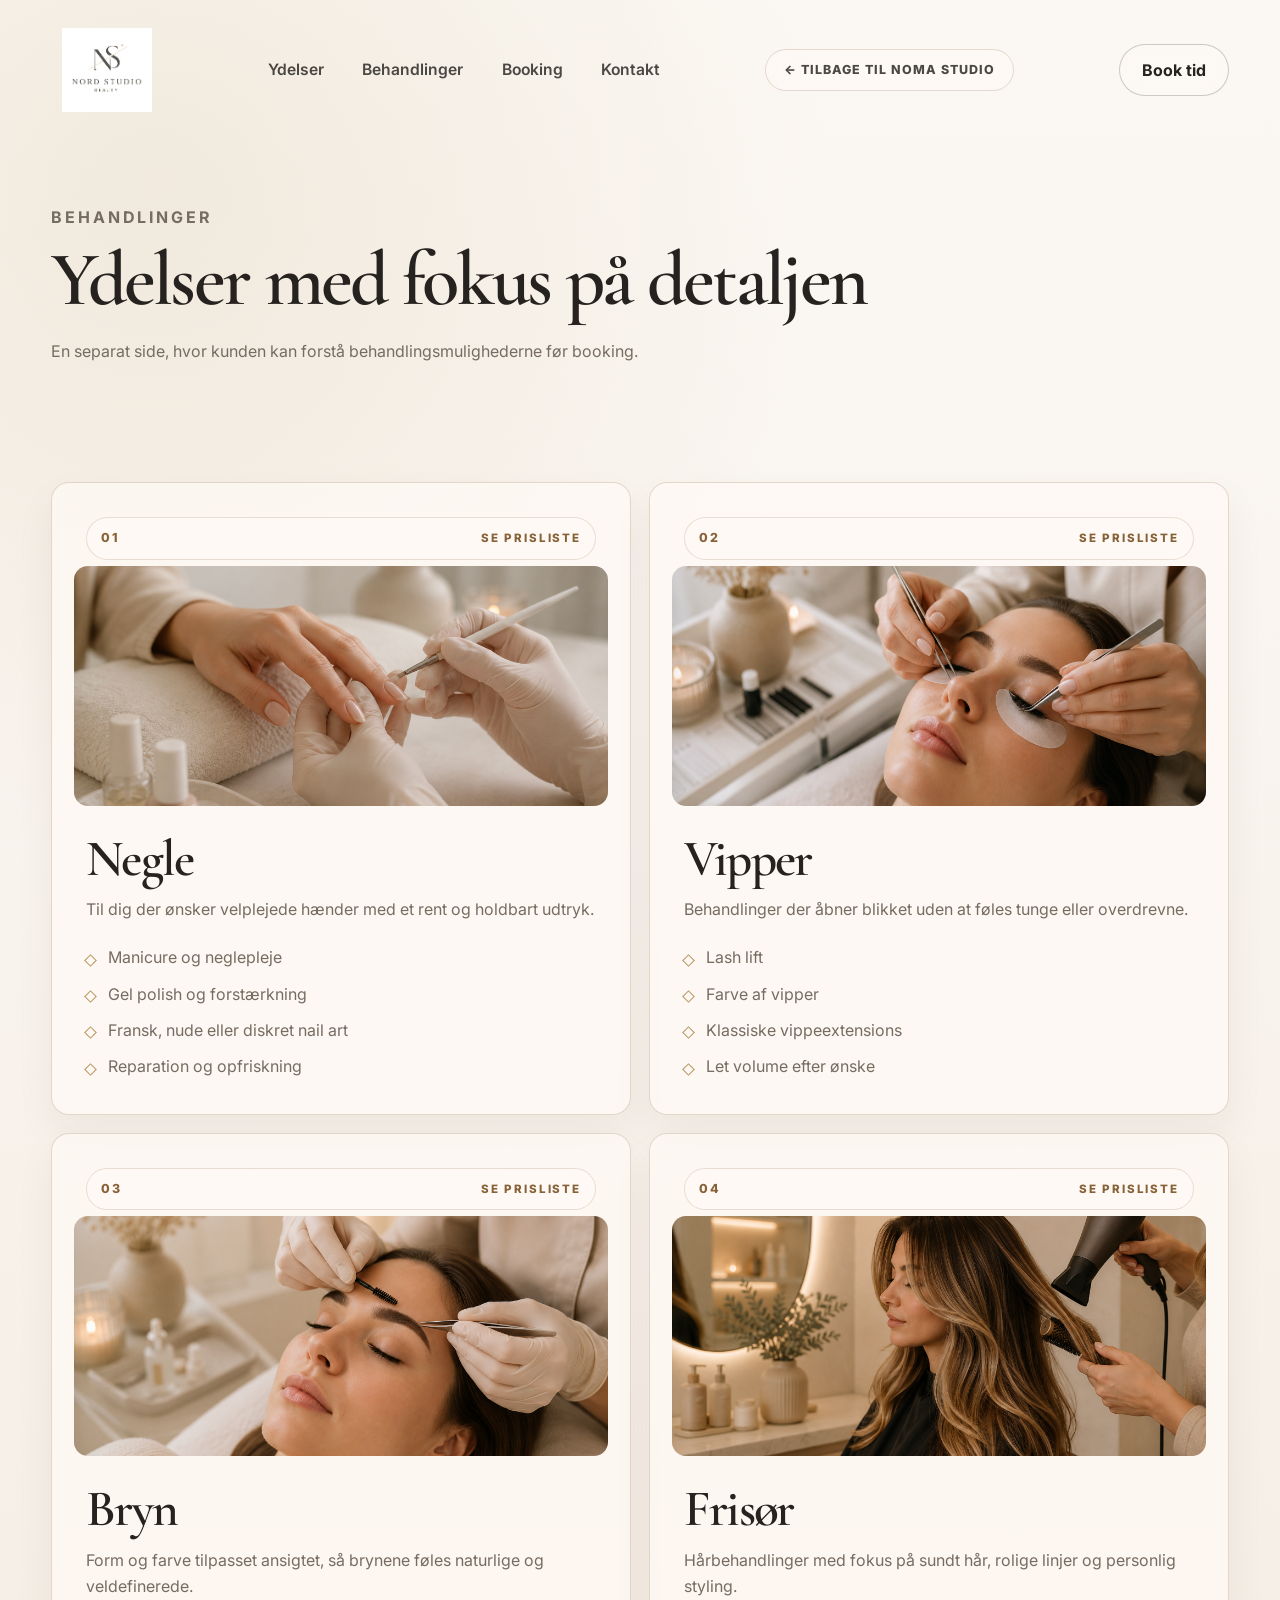
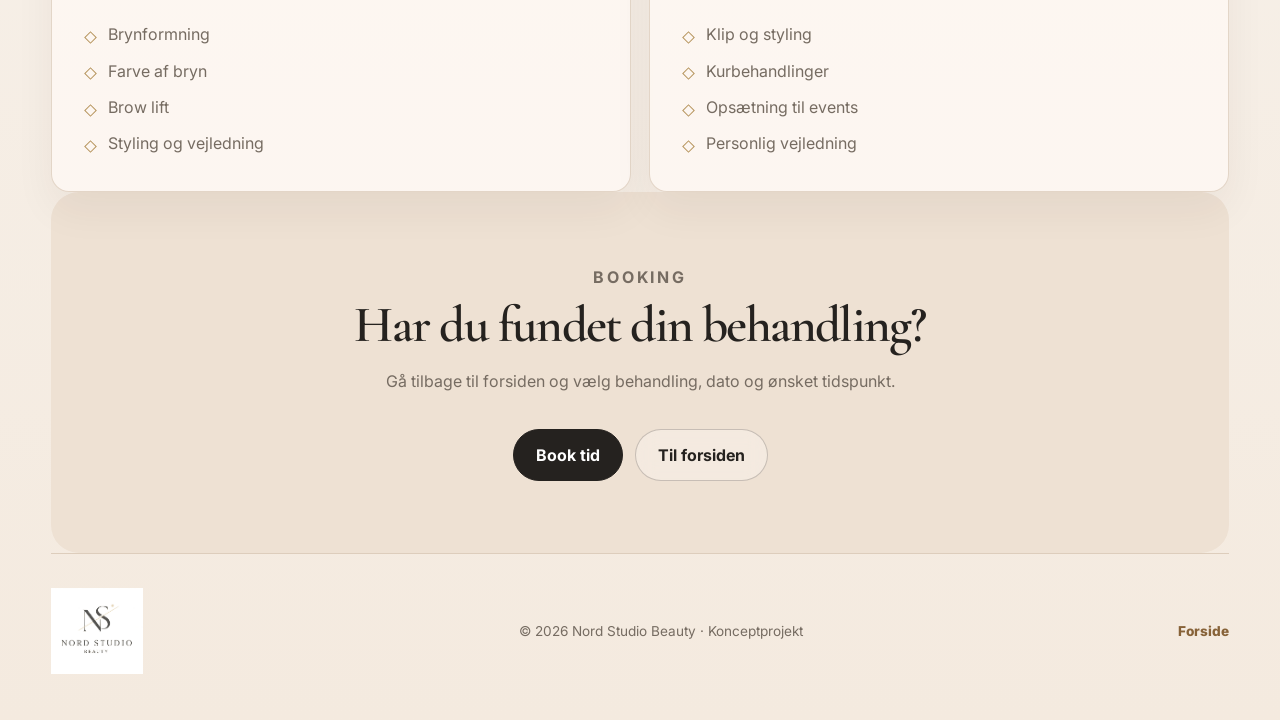
<file: concepts/beauty-klinik/ydelser.html>
<!DOCTYPE html>
<html lang="da">
<head>
  <meta charset="UTF-8" />
  <meta name="viewport" content="width=device-width, initial-scale=1.0" />
  <title>Ydelser | Nord Studio Beauty</title>
  <link rel="preconnect" href="https://fonts.googleapis.com" />
  <link rel="preconnect" href="https://fonts.gstatic.com" crossorigin />
  <link href="https://fonts.googleapis.com/css2?family=Cormorant+Garamond:wght@500;600;700&family=Inter:wght@400;500;600;700&display=swap" rel="stylesheet" />
  <link rel="stylesheet" href="style.css" />
  <link rel="icon" href="assets/nord-studio-beauty-logo.png" />
</head>

<body class="services-page">
  <header class="subpage-header">
    <nav class="nav">
      <a class="brand" href="index.html" aria-label="Nord Studio Beauty">
        <img src="assets/nord-studio-beauty-logo.png" alt="Nord Studio Beauty logo" />
      </a>

      <button class="menu-toggle" type="button" aria-expanded="false" aria-controls="menu">
        Menu
        <span aria-hidden="true"></span>
      </button>

      <div class="nav-links" id="menu">
        <a class="mobile-back-link" href="../../index.html#top">Tilbage til Noma Studio</a>
        <a href="index.html#ydelser">Ydelser</a>
        <a href="ydelser.html">Behandlinger</a>
        <a href="index.html#booking">Booking</a>
        <a href="index.html#kontakt">Kontakt</a>
      </div>

      <a class="concept-back" href="../../index.html#top">← Tilbage til Noma Studio</a>
      <a class="nav-cta" href="index.html#booking">Book tid</a>
    </nav>

    <div class="subpage-hero">
      <p class="eyebrow">Behandlinger</p>
      <h1>Ydelser med fokus på detaljen</h1>
      <p>En separat side, hvor kunden kan forstå behandlingsmulighederne før booking.</p>
    </div>
  </header>

  <main class="service-details">
    <article class="detail-card detail-card--interactive" id="negle">
      <button class="detail-toggle" type="button" aria-expanded="false" aria-controls="negle-priser" data-price-toggle>
        <span>01</span>
        <span class="toggle-text">Se prisliste</span>
      </button>
      <img src="assets/service-negle.png" alt="Neglebehandling hos Nord Studio Beauty" />
      <h2>Negle</h2>
      <p>Til dig der ønsker velplejede hænder med et rent og holdbart udtryk.</p>
      <ul>
        <li>Manicure og neglepleje</li>
        <li>Gel polish og forstærkning</li>
        <li>Fransk, nude eller diskret nail art</li>
        <li>Reparation og opfriskning</li>
      </ul>
      <div class="price-list" id="negle-priser">
        <div>
          <span>Klassisk manicure</span>
          <strong>350 kr</strong>
        </div>
        <div>
          <span>Gel polish</span>
          <strong>450 kr</strong>
        </div>
        <div>
          <span>Gel forstærkning</span>
          <strong>595 kr</strong>
        </div>
        <div>
          <span>Fransk manicure</span>
          <strong>525 kr</strong>
        </div>
        <div>
          <span>Nail art</span>
          <strong>Fra 75 kr</strong>
        </div>
        <div>
          <span>Aftagning + pleje</span>
          <strong>295 kr</strong>
        </div>
      </div>
    </article>

    <article class="detail-card detail-card--interactive" id="vipper">
      <button class="detail-toggle" type="button" aria-expanded="false" aria-controls="vipper-priser" data-price-toggle>
        <span>02</span>
        <span class="toggle-text">Se prisliste</span>
      </button>
      <img src="assets/service-vipper.png" alt="Vippebehandling hos Nord Studio Beauty" />
      <h2>Vipper</h2>
      <p>Behandlinger der åbner blikket uden at føles tunge eller overdrevne.</p>
      <ul>
        <li>Lash lift</li>
        <li>Farve af vipper</li>
        <li>Klassiske vippeextensions</li>
        <li>Let volume efter ønske</li>
      </ul>
      <div class="price-list" id="vipper-priser">
        <div>
          <span>Lash lift</span>
          <strong>495 kr</strong>
        </div>
        <div>
          <span>Lash lift inkl. farve</span>
          <strong>595 kr</strong>
        </div>
        <div>
          <span>Farve af vipper</span>
          <strong>195 kr</strong>
        </div>
        <div>
          <span>Klassiske extensions</span>
          <strong>850 kr</strong>
        </div>
        <div>
          <span>Let volume</span>
          <strong>950 kr</strong>
        </div>
        <div>
          <span>Opfyldning</span>
          <strong>Fra 425 kr</strong>
        </div>
      </div>
    </article>

    <article class="detail-card detail-card--interactive" id="bryn">
      <button class="detail-toggle" type="button" aria-expanded="false" aria-controls="bryn-priser" data-price-toggle>
        <span>03</span>
        <span class="toggle-text">Se prisliste</span>
      </button>
      <img src="assets/service-bryn.png" alt="Brynbehandling hos Nord Studio Beauty" />
      <h2>Bryn</h2>
      <p>Form og farve tilpasset ansigtet, så brynene føles naturlige og veldefinerede.</p>
      <ul>
        <li>Brynformning</li>
        <li>Farve af bryn</li>
        <li>Brow lift</li>
        <li>Styling og vejledning</li>
      </ul>
      <div class="price-list" id="bryn-priser">
        <div>
          <span>Brynformning</span>
          <strong>225 kr</strong>
        </div>
        <div>
          <span>Farve af bryn</span>
          <strong>195 kr</strong>
        </div>
        <div>
          <span>Brynformning + farve</span>
          <strong>350 kr</strong>
        </div>
        <div>
          <span>Brow lift</span>
          <strong>525 kr</strong>
        </div>
        <div>
          <span>Brow lift inkl. farve</span>
          <strong>625 kr</strong>
        </div>
        <div>
          <span>Bryn + vipper farve</span>
          <strong>395 kr</strong>
        </div>
      </div>
    </article>

    <article class="detail-card detail-card--interactive" id="frisor">
      <button class="detail-toggle" type="button" aria-expanded="false" aria-controls="frisor-priser" data-price-toggle>
        <span>04</span>
        <span class="toggle-text">Se prisliste</span>
      </button>
      <img src="assets/service-frisor.png" alt="Frisørbehandling hos Nord Studio Beauty" />
      <h2>Frisør</h2>
      <p>Hårbehandlinger med fokus på sundt hår, rolige linjer og personlig styling.</p>
      <ul>
        <li>Klip og styling</li>
        <li>Kurbehandlinger</li>
        <li>Opsætning til events</li>
        <li>Personlig vejledning</li>
      </ul>
      <div class="price-list" id="frisor-priser">
        <div>
          <span>Dameklip</span>
          <strong>495 kr</strong>
        </div>
        <div>
          <span>Klip + styling</span>
          <strong>650 kr</strong>
        </div>
        <div>
          <span>Kurbehandling</span>
          <strong>325 kr</strong>
        </div>
        <div>
          <span>Glossing / toner</span>
          <strong>Fra 595 kr</strong>
        </div>
        <div>
          <span>Føntørring & styling</span>
          <strong>395 kr</strong>
        </div>
        <div>
          <span>Event styling</span>
          <strong>Fra 750 kr</strong>
        </div>
      </div>
    </article>
  </main>

  <section class="contact section">
    <p class="section-label">Booking</p>
    <h2>Har du fundet din behandling?</h2>
    <p>Gå tilbage til forsiden og vælg behandling, dato og ønsket tidspunkt.</p>
    <div class="contact-actions">
      <a class="button dark" href="index.html#booking">Book tid</a>
      <a class="button light" href="index.html">Til forsiden</a>
    </div>
  </section>

  <footer class="footer">
    <img src="assets/nord-studio-beauty-logo.png" alt="Nord Studio Beauty logo" />
    <p>© 2026 Nord Studio Beauty · Konceptprojekt</p>
    <a href="index.html">Forside</a>
  </footer>

  <script src="script.js?v=5"></script>
</body>
</html>
</file>
<file: style.css>
:root {
  --bg: #f5f1ea;
  --panel: #ebe0d2;
  --text: #171717;
  --muted: #625d57;
  --accent: #9f754d;
  --accent-deep: #7f5734;
  --ink-soft: #39332e;
  --line: rgba(127, 87, 52, 0.18);
  --card: rgba(255, 252, 247, 0.74);
  --shadow: 0 22px 55px rgba(32, 25, 19, 0.1);
  --max: 1180px;
}

* {
  margin: 0;
  padding: 0;
  box-sizing: border-box;
}

html {
  scroll-behavior: smooth;
}

body {
  font-family: "Inter", sans-serif;
  background: var(--bg);
  color: var(--text);
  line-height: 1.6;
}

a {
  color: inherit;
  text-decoration: none;
}

img {
  width: 100%;
  display: block;
}

/* HERO TOP */
.hero-section {
  min-height: 610px;
  color: #fff;
  background:
    linear-gradient(
      90deg,
      rgba(6, 5, 4, 0.9) 0%,
      rgba(18, 15, 12, 0.76) 36%,
      rgba(18, 15, 12, 0.42) 62%,
      rgba(18, 15, 12, 0.18) 100%
    ),
    url("value-studio.png");
  background-color: #17120d;
  background-size: min(44vw, 560px) auto;
  background-position: right 8vw center;
  background-repeat: no-repeat;
  position: relative;
  overflow: hidden;
}

.hero-section::after {
  content: "";
  position: absolute;
  inset: 0;
  pointer-events: none;
  background:
    radial-gradient(circle at 24% 48%, rgba(159, 117, 77, 0.13), transparent 28%),
    linear-gradient(90deg, rgba(15, 11, 8, 0) 0%, rgba(15, 11, 8, 0) 58%, rgba(15, 11, 8, 0.2) 100%);
}

.navbar {
  width: min(92%, var(--max));
  margin: 0 auto;
  padding: 34px 0 0;
  display: flex;
  align-items: center;
  justify-content: space-between;
  gap: 28px;
  position: relative;
  z-index: 2;
}

.brand {
  display: inline-flex;
  align-items: center;
  justify-content: center;
  width: auto;
  height: auto;
  padding: 0;
  flex: 0 0 auto;
}

.brand img {
  width: 104px;
  height: auto;
  max-width: 104px;
  max-height: 60px;
  object-fit: contain;
}

.nav-links {
  display: flex;
  align-items: center;
  gap: 28px;
}

.nav-links a {
  font-size: 0.9rem;
  color: rgba(255, 255, 255, 0.86);
}

.menu-toggle {
  display: none;
}

.nav-btn {
  padding: 10px 22px;
  border: 1px solid rgba(255, 255, 255, 0.46);
  border-radius: 8px;
}

.hero-inner {
  width: min(92%, var(--max));
  margin: 0 auto;
  min-height: 480px;
  display: flex;
  align-items: center;
  position: relative;
  z-index: 1;
}

.hero-text {
  max-width: 520px;
  padding-left: 26px;
  position: relative;
  text-shadow: 0 1px 16px rgba(0, 0, 0, 0.34);
}

.hero-text::before {
  content: "";
  position: absolute;
  left: 0;
  top: 3px;
  width: 1px;
  height: 100%;
  max-height: 370px;
  background: linear-gradient(180deg, rgba(178, 129, 82, 0.9), rgba(178, 129, 82, 0.08));
}

.eyebrow,
.section-label {
  text-transform: uppercase;
  letter-spacing: 0.15em;
  font-size: 0.78rem;
  font-weight: 600;
  color: var(--accent);
}

.eyebrow {
  margin-bottom: 18px;
}

.hero-text .eyebrow {
  color: rgba(215, 181, 145, 0.94);
  font-size: 0.7rem;
  letter-spacing: 0.24em;
}

.hero-text h1 {
  font-family: "Fraunces", serif;
  font-size: clamp(2.65rem, 4.1vw, 3.65rem);
  letter-spacing: -0.03em;
  line-height: 1.02;
  font-weight: 520;
  max-width: 520px;
  margin-bottom: 32px;
}

.hero-text h1 em,
.hero-text h1 span {
  display: block;
}

.hero-text h1 em {
  font-style: italic;
  color: rgba(255, 255, 255, 0.94);
  font-weight: 430;
}

.hero-text > p:not(.eyebrow) {
  max-width: 455px;
  color: rgba(245, 241, 234, 0.78);
  font-size: 0.93rem;
  line-height: 1.75;
  margin-bottom: 32px;
}

.hero-buttons {
  display: flex;
  gap: 12px;
}

.btn {
  display: inline-flex;
  align-items: center;
  justify-content: center;
  min-height: 46px;
  padding: 12px 22px;
  border-radius: 6px;
  font-weight: 700;
  font-size: 0.84rem;
  letter-spacing: 0.01em;
  transition: transform 0.22s ease, background 0.22s ease, border-color 0.22s ease;
}

.btn:hover {
  transform: scale(1.02);
}

.btn-dark {
  background: #f6f0e8;
  color: #17120d;
  border: 1px solid #f6f0e8;
}

.btn-dark:hover {
  background: #ffffff;
  border-color: #ffffff;
}

.btn-light {
  border: 1px solid rgba(245, 241, 234, 0.42);
  background: rgba(245, 241, 234, 0.05);
  color: #fff;
}

.btn-light:hover {
  background: rgba(159, 117, 77, 0.34);
  border-color: rgba(215, 181, 145, 0.7);
}

/* BENEFITS */
.benefits {
  width: min(92%, var(--max));
  margin: 0 auto;
  padding: 112px 0 104px;
}

.center {
  text-align: center;
}

.benefit-grid {
  display: grid;
  grid-template-columns: repeat(4, 1fr);
  gap: 0;
  margin-top: 42px;
}

.benefit-card {
  text-align: center;
  padding: 8px 30px;
  border-right: 1px solid var(--line);
}

.benefit-card:last-child {
  border-right: none;
}

.icon {
  width: 50px;
  height: 50px;
  border: 1px solid rgba(159, 117, 77, 0.5);
  color: var(--accent);
  border-radius: 50%;
  margin: 0 auto 20px;
  display: flex;
  align-items: center;
  justify-content: center;
  font-family: "Inter", sans-serif;
  font-size: 1.15rem;
  font-weight: 500;
}

.benefit-card h3 {
  text-transform: uppercase;
  letter-spacing: 0.14em;
  font-size: 0.78rem;
  margin-bottom: 10px;
}

.benefit-card p {
  color: var(--muted);
  font-size: 0.9rem;
}

/* PROCESS */
.process {
  width: min(88%, 1050px);
  margin: 0 auto;
  padding: 96px 0 48px;
  text-align: center;
}

.process-label {
  text-transform: uppercase;
  letter-spacing: 0.15em;
  font-size: 0.78rem;
  font-weight: 700;
  color: var(--text);
  margin-bottom: 28px;
}

/* VISUAL BREAK */
.visual-break {
  display: grid;
  grid-template-columns: minmax(320px, 0.95fr) 1fr;
  gap: clamp(38px, 5vw, 74px);
  width: min(88%, var(--max));
  margin: 0 auto;
  padding: clamp(34px, 4vw, 54px);
  align-items: center;
  background: #17120d;
  color: #fff;
}

.visual-break-image {
  position: relative;
  overflow: hidden;
  border-radius: 8px;
  min-height: 360px;
}

.visual-break-image::after {
  content: "";
  position: absolute;
  inset: 0;
  background: linear-gradient(180deg, rgba(23, 18, 13, 0.04), rgba(23, 18, 13, 0.26));
  pointer-events: none;
}

.visual-break-image img {
  height: 100%;
  min-height: 360px;
  object-fit: cover;
  object-position: center;
  filter: saturate(0.9) sepia(0.08) brightness(0.95);
}

.visual-break-text {
  max-width: 520px;
}

.visual-break h2 {
  font-family: "Fraunces", serif;
  font-size: clamp(2rem, 3.3vw, 3.15rem);
  letter-spacing: -0.02em;
  line-height: 1.04;
  font-weight: 600;
  margin: 12px 0 28px;
}

.visual-break a {
  display: inline-flex;
  align-items: center;
  gap: 10px;
  color: #fff;
  font-weight: 700;
  border-bottom: 1px solid rgba(255, 255, 255, 0.44);
  padding-bottom: 6px;
}

.visual-break a span {
  transition: transform 0.22s ease;
}

.visual-break a:hover span {
  transform: translateX(4px);
}

.process-timeline {
  display: grid;
  grid-template-columns: repeat(3, 1fr);
  gap: 22px;
}

.step-top {
  display: grid;
  grid-template-columns: auto 1fr auto 1fr;
  align-items: center;
  gap: 10px;
  margin-bottom: 18px;
}

.step-number,
.step-icon {
  width: 42px;
  height: 42px;
  border: 1px solid rgba(184, 143, 99, 0.38);
  border-radius: 50%;
  background: var(--bg);
  color: var(--accent);
  display: inline-flex;
  align-items: center;
  justify-content: center;
  font-size: 0.95rem;
  font-family: "Inter", sans-serif;
  font-weight: 500;
}

.step-line {
  height: 1px;
  background: rgba(184, 143, 99, 0.32);
}

.process-step h3 {
  font-family: "Fraunces", serif;
  font-size: 1.35rem;
  line-height: 1;
  font-weight: 600;
  margin-bottom: 8px;
}

.process-step p {
  max-width: 240px;
  margin: 0 auto;
  color: var(--muted);
  font-size: 0.82rem;
  line-height: 1.5;
}

.process-link {
  display: inline-flex;
  align-items: center;
  gap: 9px;
  margin-top: 34px;
  color: var(--accent-deep);
  font-weight: 700;
  border-bottom: 1px solid rgba(127, 87, 52, 0.26);
  padding-bottom: 6px;
}

.process-link span {
  transition: transform 0.22s ease;
}

.process-link:hover span {
  transform: translateX(4px);
}

/* PRICING */
.pricing {
  width: min(92%, var(--max));
  margin: 0 auto;
  padding: 56px 0 112px;
  text-align: center;
}

.pricing h2 {
  font-family: "Fraunces", serif;
  font-size: clamp(1.8rem, 3vw, 2.5rem);
  letter-spacing: -0.02em;
  font-weight: 600;
  margin: 10px 0 34px;
}

.pricing > .section-label {
  font-size: 0.9rem;
  font-weight: 600;
}

.pricing-grid {
  display: grid;
  grid-template-columns: repeat(3, 1fr);
  gap: 26px;
  text-align: left;
  align-items: start;
}

.price-card {
  position: relative;
  padding: 40px 38px 38px;
  border: 1px solid var(--line);
  border-radius: 8px;
  background: rgba(255, 252, 247, 0.62);
  transition: transform 0.25s ease, box-shadow 0.25s ease, border-color 0.25s ease;
}

.price-card.popular {
  transform: translateY(-8px);
  border-color: rgba(159, 117, 77, 0.78);
  box-shadow: 0 22px 48px rgba(127, 87, 52, 0.13);
}

.price-card:hover {
  transform: translateY(-4px);
  border-color: rgba(159, 117, 77, 0.38);
  box-shadow: 0 18px 42px rgba(32, 25, 19, 0.08);
}

.price-card.popular:hover {
  transform: translateY(-10px);
}

.popular-label {
  position: absolute;
  top: 18px;
  right: 22px;
  font-size: 0.7rem;
  color: var(--accent);
  text-transform: uppercase;
  letter-spacing: 0.15em;
}

.price-card h3 {
  text-transform: uppercase;
  letter-spacing: 0.18em;
  font-size: 0.74rem;
  font-weight: 700;
  margin-bottom: 16px;
}

.price {
  font-family: "Fraunces", serif;
  font-size: 2.15rem;
  line-height: 1;
  margin-bottom: 26px;
  font-weight: 600;
}

.price-description {
  color: var(--muted);
  font-size: 0.85rem;
  line-height: 1.72;
  margin-bottom: 28px;
}

.price-card ul {
  list-style: none;
  display: grid;
  gap: 14px;
  color: var(--muted);
  font-size: 0.88rem;
  line-height: 1.65;
}

.price-features li,
.detail-list li {
  display: grid;
  grid-template-columns: auto 1fr;
  align-items: start;
  gap: 14px;
}

.feature-icon {
  width: 34px;
  height: 34px;
  border: 1px solid rgba(159, 117, 77, 0.38);
  border-radius: 50%;
  color: var(--accent);
  background: rgba(159, 117, 77, 0.065);
  display: inline-flex;
  align-items: center;
  justify-content: center;
  flex: 0 0 auto;
  font-size: 0.82rem;
  line-height: 1;
  font-weight: 500;
}

.package-note {
  margin-top: 28px;
  padding-top: 22px;
  border-top: 1px solid var(--line);
  color: var(--ink-soft);
  font-size: 0.82rem;
  line-height: 1.6;
  font-weight: 650;
}

.package-link,
.package-detail-link {
  display: inline-flex;
  align-items: center;
  gap: 9px;
  margin-top: 28px;
  color: var(--accent-deep);
  font-size: 0.84rem;
  font-weight: 750;
  letter-spacing: 0.04em;
  text-transform: uppercase;
  border-bottom: 1px solid rgba(127, 87, 52, 0.26);
  padding-bottom: 6px;
}

.package-link span,
.package-detail-link span {
  transition: transform 0.22s ease;
}

.package-link:hover span,
.package-detail-link:hover span {
  transform: translateX(4px);
}

.custom-examples {
  margin-top: 28px;
}

.custom-examples h4 {
  text-transform: uppercase;
  letter-spacing: 0.16em;
  font-size: 0.68rem;
  margin-bottom: 16px;
}

.custom-grid {
  display: grid;
  grid-template-columns: 1fr;
  gap: 0;
  border-top: 1px solid var(--line);
}

.custom-grid div {
  display: grid;
  grid-template-columns: auto 1fr;
  align-items: center;
  gap: 12px;
  padding: 15px 0;
  border-bottom: 1px solid var(--line);
  background: transparent;
}

.custom-grid .feature-icon {
  font-size: 0;
}

.custom-grid .feature-icon::before {
  content: "";
  width: 9px;
  height: 9px;
  border: 1.4px solid currentColor;
  transform: rotate(45deg);
}

.custom-grid strong {
  font-size: 0.86rem;
  line-height: 1.25;
}

.price-note {
  max-width: 760px;
  margin: 38px auto 0;
  padding: 18px 24px 8px;
  border: 1px solid rgba(159, 117, 77, 0.18);
  border-bottom: 0;
  border-radius: 8px 8px 0 0;
  background: rgba(255, 252, 247, 0.58);
  text-align: center;
  color: rgba(98, 93, 87, 0.72);
  font-size: 0.84rem;
  letter-spacing: 0.03em;
}

.payment-note {
  max-width: 760px;
  margin: 0 auto;
  padding: 6px 24px 20px;
  border: 1px solid rgba(159, 117, 77, 0.18);
  border-top: 0;
  border-radius: 0 0 8px 8px;
  background: rgba(255, 252, 247, 0.58);
  color: var(--ink-soft);
  font-size: 0.86rem;
  line-height: 1.6;
}

/* VALUE */
.value-contact {
  display: grid;
  grid-template-columns: minmax(260px, 350px) 1fr;
  gap: clamp(30px, 4.6vw, 64px);
  width: min(88%, var(--max));
  margin: 0 auto;
  padding: clamp(34px, 4.5vw, 54px);
  align-items: center;
  background: var(--panel);
}

.value-image {
  align-self: center;
  position: relative;
  overflow: hidden;
  border-radius: 8px;
  box-shadow: 0 18px 42px rgba(32, 25, 19, 0.12);
}

.value-image::after {
  content: "";
  position: absolute;
  inset: 0;
  background: linear-gradient(180deg, rgba(23, 18, 13, 0.02), rgba(23, 18, 13, 0.18));
  pointer-events: none;
}

.value-image img {
  height: auto;
  aspect-ratio: 4 / 4.7;
  object-fit: cover;
  object-position: 34% center;
  border-radius: 8px;
}

.value-content {
  padding: 0;
}

.value-content h2 {
  font-family: "Fraunces", serif;
  font-size: clamp(2.05rem, 2.75vw, 2.75rem);
  letter-spacing: -0.02em;
  line-height: 1.03;
  max-width: 560px;
  margin: 10px 0 30px;
  font-weight: 600;
}

.mini-values {
  display: grid;
  grid-template-columns: repeat(3, 1fr);
  gap: 0;
  max-width: 760px;
}

.mini-value {
  padding: 0 22px;
  border-right: 1px solid rgba(23, 23, 23, 0.12);
}

.mini-value:first-child {
  padding-left: 0;
}

.mini-value:last-child {
  border-right: none;
  padding-right: 0;
}

.mini-icon {
  color: var(--accent);
  font-size: 1.65rem;
  line-height: 1;
  margin-bottom: 16px;
}

.mini-values h3 {
  font-family: "Fraunces", serif;
  font-size: 1.38rem;
  line-height: 1.05;
  margin-bottom: 12px;
}

.mini-values p {
  color: var(--muted);
  font-size: 0.9rem;
  line-height: 1.6;
}

/* DESIGN CONCEPTS */
.design-concepts {
  width: min(88%, var(--max));
  margin: 110px auto 0;
  padding: clamp(34px, 4.5vw, 58px);
  background:
    linear-gradient(135deg, rgba(23, 18, 13, 0.98), rgba(36, 28, 21, 0.94)),
    #17120d;
  color: #fff;
  border-radius: 8px;
  overflow: hidden;
}

.concept-heading {
  display: grid;
  grid-template-columns: minmax(260px, 0.72fr) minmax(320px, 1fr);
  gap: 28px 58px;
  align-items: end;
  margin-bottom: 36px;
}

.concept-heading .section-label {
  grid-column: 1 / -1;
  color: rgba(215, 181, 145, 0.94);
}

.concept-heading h2 {
  font-family: "Fraunces", serif;
  font-size: clamp(2.05rem, 3.3vw, 3.15rem);
  line-height: 1.04;
  letter-spacing: -0.025em;
  font-weight: 600;
}

.concept-heading > p:not(.section-label) {
  color: rgba(245, 241, 234, 0.72);
  font-size: 0.96rem;
  line-height: 1.75;
  max-width: 520px;
}

.concept-card {
  display: grid;
  grid-template-columns: minmax(360px, 1fr) minmax(320px, 0.82fr);
  gap: 0;
  min-height: 430px;
  border: 1px solid rgba(245, 241, 234, 0.14);
  border-radius: 8px;
  background: rgba(245, 241, 234, 0.055);
  overflow: hidden;
  box-shadow: 0 28px 70px rgba(0, 0, 0, 0.18);
}

.concept-media {
  position: relative;
  min-height: 430px;
  overflow: hidden;
}

.concept-media::after {
  content: "";
  position: absolute;
  inset: 0;
  background: linear-gradient(180deg, rgba(23, 18, 13, 0.02), rgba(23, 18, 13, 0.28));
  pointer-events: none;
}

.concept-media img {
  height: 100%;
  object-fit: cover;
  object-position: center;
  filter: saturate(0.9) sepia(0.08) brightness(0.92);
  transition: transform 0.45s ease, filter 0.45s ease;
}

.concept-card:hover .concept-media img {
  transform: scale(1.035);
  filter: saturate(0.96) sepia(0.06) brightness(0.98);
}

.concept-content {
  display: flex;
  flex-direction: column;
  padding: clamp(32px, 4vw, 52px);
  background: rgba(12, 10, 8, 0.42);
}

.concept-kicker {
  text-transform: uppercase;
  letter-spacing: 0.16em;
  color: rgba(215, 181, 145, 0.9);
  font-size: 0.72rem;
  font-weight: 700;
  margin-bottom: 18px;
}

.concept-content h3 {
  font-family: "Fraunces", serif;
  font-size: clamp(2.15rem, 3.6vw, 3.35rem);
  line-height: 1;
  letter-spacing: -0.025em;
  font-weight: 600;
  margin-bottom: 18px;
}

.concept-content > p:not(.concept-kicker) {
  color: rgba(245, 241, 234, 0.74);
  font-size: 0.95rem;
  line-height: 1.75;
}

.concept-tags {
  list-style: none;
  display: flex;
  flex-wrap: wrap;
  gap: 8px;
  margin: 30px 0;
}

.concept-tags li {
  padding: 8px 12px;
  border: 1px solid rgba(215, 181, 145, 0.24);
  border-radius: 999px;
  color: rgba(245, 241, 234, 0.82);
  background: rgba(245, 241, 234, 0.055);
  font-size: 0.68rem;
  font-weight: 700;
  letter-spacing: 0.12em;
  text-transform: uppercase;
}

.concept-link {
  display: inline-flex;
  align-items: center;
  gap: 9px;
  width: fit-content;
  margin-top: auto;
  padding-bottom: 6px;
  color: #fff;
  border-bottom: 1px solid rgba(215, 181, 145, 0.42);
  font-size: 0.86rem;
  font-weight: 750;
  letter-spacing: 0.04em;
  text-transform: uppercase;
}

.concept-link span {
  transition: transform 0.22s ease;
}

.concept-link:hover span {
  transform: translateX(4px);
}

/* FAQ */
.faq {
  width: min(92%, 920px);
  margin: 104px auto 0;
}

.section-heading {
  text-align: center;
  margin-bottom: 34px;
}

.section-heading h2 {
  font-family: "Fraunces", serif;
  font-size: clamp(1.8rem, 3vw, 2.5rem);
  letter-spacing: -0.02em;
  line-height: 1.05;
  margin-top: 10px;
}

.faq-list {
  display: grid;
  gap: 10px;
}

.faq-item {
  border: 1px solid var(--line);
  border-radius: 8px;
  background: rgba(255, 252, 247, 0.68);
  overflow: hidden;
}

.faq-question {
  width: 100%;
  border: 0;
  background: transparent;
  display: grid;
  grid-template-columns: 1fr auto;
  align-items: center;
  gap: 18px;
  padding: 22px 24px;
  color: var(--text);
  font: inherit;
  text-align: left;
  cursor: pointer;
}

.faq-question span:first-child {
  font-family: "Fraunces", serif;
  font-size: 1.24rem;
  line-height: 1.12;
  font-weight: 600;
}

.faq-icon {
  width: 34px;
  height: 34px;
  border: 1px solid rgba(159, 117, 77, 0.42);
  border-radius: 50%;
  color: var(--accent);
  display: inline-flex;
  align-items: center;
  justify-content: center;
  transition: transform 0.22s ease, background 0.22s ease;
}

.faq-item.is-open .faq-icon {
  background: rgba(159, 117, 77, 0.1);
  transform: rotate(180deg);
}

.faq-answer {
  display: grid;
  grid-template-rows: 0fr;
  transition: grid-template-rows 0.24s ease;
}

.faq-answer p {
  overflow: hidden;
  padding: 0 24px;
  color: var(--muted);
  font-size: 0.92rem;
  line-height: 1.7;
}

.faq-item.is-open .faq-answer {
  grid-template-rows: 1fr;
}

.faq-item.is-open .faq-answer p {
  padding-bottom: 22px;
}

/* CONTACT */
.contact {
  display: grid;
  grid-template-columns: 0.9fr 1.1fr;
  gap: 56px;
  width: min(84%, 1050px);
  margin: 110px auto 0;
  padding: 58px 62px;
  align-items: center;
  background: rgba(255, 252, 247, 0.54);
  border: 1px solid rgba(127, 87, 52, 0.14);
  border-radius: 8px;
  box-shadow: 0 18px 55px rgba(32, 25, 19, 0.055);
}

.contact h2 {
  font-family: "Fraunces", serif;
  font-size: clamp(2.2rem, 3vw, 3.05rem);
  letter-spacing: -0.02em;
  line-height: 1.02;
  max-width: 500px;
  margin: 10px 0 20px;
  font-weight: 600;
}

.contact p {
  color: var(--muted);
  max-width: 430px;
  font-size: 0.98rem;
}

.contact-cards {
  display: grid;
  gap: 12px;
}

.contact-card {
  position: relative;
  display: grid;
  gap: 8px;
  padding: 24px 58px 24px 26px;
  border: 1px solid var(--line);
  border-radius: 8px;
  background: rgba(255, 252, 247, 0.86);
  transition: transform 0.25s ease, box-shadow 0.25s ease, border-color 0.25s ease, background 0.25s ease;
}

.contact-card:hover {
  transform: translateY(-4px);
  border-color: rgba(159, 117, 77, 0.48);
  background: rgba(255, 252, 247, 0.92);
  box-shadow: 0 16px 36px rgba(32, 25, 19, 0.07);
}

.card-arrow {
  position: absolute;
  right: 24px;
  top: 50%;
  color: var(--accent);
  font-size: 1.35rem;
  transform: translateY(-50%);
  transition: transform 0.22s ease;
}

.contact-card:hover .card-arrow {
  transform: translate(5px, -50%);
}

.reveal {
  opacity: 0;
  transform: translateY(24px);
  transition: opacity 0.7s ease, transform 0.7s ease;
}

.reveal.is-visible {
  opacity: 1;
  transform: translateY(0);
}

@media (prefers-reduced-motion: reduce) {
  html {
    scroll-behavior: auto;
  }

  .btn,
  .price-card,
  .contact-cards a,
  .reveal {
    transition: none;
  }

  .reveal {
    opacity: 1;
    transform: none;
  }
}

.contact-cards span:not(.card-arrow) {
  display: block;
  font-size: 0.78rem;
  color: var(--accent);
  margin-bottom: 8px;
  text-transform: uppercase;
  letter-spacing: 0.14em;
  font-weight: 700;
}

.contact-cards strong {
  font-size: 0.98rem;
}

.footer {
  display: flex;
  align-items: center;
  justify-content: space-between;
  gap: 24px;
  width: min(84%, 1050px);
  margin: 0 auto;
  padding: 34px 0 46px;
  color: rgba(98, 93, 87, 0.82);
  font-size: 0.85rem;
}

.footer-logo {
  display: inline-flex;
  align-items: center;
}

.footer-logo img {
  width: auto;
  max-height: 38px;
  object-fit: contain;
}

.footer-links {
  display: flex;
  align-items: center;
  justify-content: flex-end;
  gap: 18px;
  flex-wrap: wrap;
}

.footer-links a {
  color: var(--accent);
  font-weight: 700;
  letter-spacing: 0.08em;
  text-transform: uppercase;
  font-size: 0.72rem;
}

/* LEGAL PAGES */
.legal-page {
  background:
    linear-gradient(180deg, rgba(235, 224, 210, 0.78), rgba(245, 241, 234, 0.96) 360px),
    var(--bg);
}

.legal-header {
  width: min(92%, var(--max));
  margin: 0 auto;
  padding: 32px 0 58px;
}

.legal-nav {
  display: flex;
  align-items: center;
  justify-content: space-between;
  gap: 28px;
}

.legal-nav .brand img {
  width: 92px;
  max-width: 92px;
  max-height: 54px;
}

.legal-nav-links {
  display: flex;
  align-items: center;
  gap: 24px;
  color: var(--muted);
  font-size: 0.88rem;
  font-weight: 600;
}

.legal-nav-links a {
  transition: color 0.2s ease;
}

.legal-nav-links a:hover {
  color: var(--accent);
}

.legal-home-btn {
  padding: 9px 16px;
  border: 1px solid rgba(159, 117, 77, 0.3);
  border-radius: 8px;
  background: rgba(255, 252, 247, 0.48);
  color: var(--text);
}

.legal-home-btn:hover {
  border-color: rgba(159, 117, 77, 0.56);
  background: rgba(255, 252, 247, 0.76);
}

.legal-hero {
  max-width: 760px;
  padding-top: 92px;
}

.legal-hero h1 {
  font-family: "Fraunces", serif;
  font-size: clamp(2.6rem, 5vw, 4.4rem);
  letter-spacing: -0.03em;
  line-height: 1.02;
  font-weight: 600;
  margin: 12px 0 16px;
}

.legal-hero > p:not(.section-label) {
  color: var(--muted);
  font-weight: 600;
}

.legal-content {
  width: min(92%, 900px);
  margin: 0 auto;
  padding: 0 0 92px;
}

.legal-card {
  padding: clamp(34px, 5vw, 62px);
  border: 1px solid var(--line);
  border-radius: 8px;
  background: rgba(255, 252, 247, 0.76);
  box-shadow: 0 24px 60px rgba(32, 25, 19, 0.06);
}

.legal-card h2 {
  font-family: "Fraunces", serif;
  font-size: clamp(1.35rem, 2vw, 1.75rem);
  line-height: 1.1;
  letter-spacing: -0.01em;
  margin: 36px 0 12px;
}

.legal-card p,
.legal-card li {
  color: var(--muted);
  font-size: 0.96rem;
  line-height: 1.75;
}

.legal-card p + p,
.legal-card ul + p,
.legal-card p + ul {
  margin-top: 10px;
}

.legal-card ul {
  padding-left: 20px;
}

.legal-card a {
  color: var(--accent-deep);
  font-weight: 700;
  border-bottom: 1px solid rgba(127, 87, 52, 0.26);
}

.legal-card hr {
  border: 0;
  border-top: 1px solid var(--line);
  margin: 34px 0 6px;
}

/* PROCESS PAGE */
.process-page {
  background:
    linear-gradient(180deg, rgba(23, 18, 13, 0.08), rgba(245, 241, 234, 0.96) 420px),
    var(--bg);
}

.subpage-hero {
  width: min(92%, var(--max));
  margin: 0 auto;
  padding: 32px 0 82px;
}

.subpage-nav .brand img {
  width: 92px;
  max-width: 92px;
  max-height: 54px;
}

.subpage-hero-inner {
  max-width: 820px;
  padding-top: 92px;
}

.subpage-hero-inner h1 {
  font-family: "Fraunces", serif;
  font-size: clamp(2.65rem, 5vw, 4.7rem);
  letter-spacing: -0.035em;
  line-height: 1.02;
  font-weight: 600;
  margin: 12px 0 22px;
}

.subpage-hero-inner > p:not(.section-label) {
  color: var(--muted);
  font-size: 1.05rem;
  max-width: 620px;
  margin-bottom: 28px;
}

.subpage-hero-inner .btn-dark {
  background: #17120d;
  color: #fff;
  border-color: #17120d;
}

.subpage-hero-inner .btn-dark:hover {
  background: var(--accent);
  border-color: var(--accent);
}

.full-process {
  width: min(92%, 1020px);
  margin: 0 auto;
  display: grid;
  gap: 18px;
}

.process-card {
  display: grid;
  grid-template-columns: 120px 1fr;
  gap: 30px;
  padding: 34px;
  border: 1px solid var(--line);
  border-radius: 8px;
  background: rgba(255, 252, 247, 0.7);
  box-shadow: 0 18px 48px rgba(32, 25, 19, 0.045);
}

.process-card-top {
  display: grid;
  align-content: start;
  justify-items: center;
  gap: 14px;
}

.process-card-number {
  color: var(--accent);
  font-weight: 700;
  letter-spacing: 0.14em;
  font-size: 0.78rem;
}

.process-card-icon {
  width: 54px;
  height: 54px;
  border: 1px solid rgba(159, 117, 77, 0.45);
  border-radius: 50%;
  color: var(--accent);
  display: inline-flex;
  align-items: center;
  justify-content: center;
  font-size: 1.15rem;
}

.process-card h2 {
  font-family: "Fraunces", serif;
  font-size: clamp(1.6rem, 2.6vw, 2.15rem);
  line-height: 1.05;
  letter-spacing: -0.02em;
  margin-bottom: 12px;
}

.process-card p {
  color: var(--muted);
  font-size: 0.95rem;
  line-height: 1.68;
}

.detail-list {
  list-style: none;
  display: grid;
  grid-template-columns: repeat(2, minmax(0, 1fr));
  gap: 10px 18px;
  margin: 18px 0;
  color: var(--ink-soft);
}

.highlight-box {
  margin-top: 18px;
  padding: 16px 18px;
  border: 1px solid rgba(159, 117, 77, 0.24);
  border-radius: 8px;
  background: rgba(159, 117, 77, 0.08);
  color: var(--ink-soft) !important;
  font-weight: 600;
}

.launch-icons {
  display: flex;
  gap: 12px;
  flex-wrap: wrap;
  margin-top: 18px;
}

.launch-icons span {
  display: inline-flex;
  align-items: center;
  gap: 8px;
  color: var(--ink-soft);
  font-weight: 700;
  font-size: 0.88rem;
}

.process-cta {
  width: min(92%, 920px);
  margin: 90px auto 0;
  padding: 54px;
  border-radius: 8px;
  background: #17120d;
  color: #fff;
  text-align: center;
}

.process-cta h2 {
  font-family: "Fraunces", serif;
  font-size: clamp(2rem, 3.5vw, 3rem);
  line-height: 1.03;
  letter-spacing: -0.02em;
  margin: 10px 0 16px;
}

.process-cta p {
  max-width: 610px;
  margin: 0 auto 24px;
  color: rgba(245, 241, 234, 0.78);
}

.process-cta-info {
  display: flex;
  justify-content: center;
  gap: 18px;
  flex-wrap: wrap;
  color: rgba(245, 241, 234, 0.86);
  font-size: 0.88rem;
  margin-bottom: 28px;
}

.process-cta-info a {
  color: #fff;
  font-weight: 700;
}

/* PACKAGES PAGE */
.package-details {
  width: min(92%, 1040px);
  margin: 0 auto;
  display: grid;
  gap: 22px;
}

.package-detail-card {
  position: relative;
  padding: clamp(34px, 5vw, 54px);
  border: 1px solid var(--line);
  border-radius: 8px;
  background: rgba(255, 252, 247, 0.72);
  box-shadow: 0 18px 52px rgba(32, 25, 19, 0.045);
}

.package-detail-popular {
  border-color: rgba(159, 117, 77, 0.7);
  box-shadow: 0 24px 58px rgba(127, 87, 52, 0.12);
}

.package-detail-header {
  display: flex;
  justify-content: space-between;
  gap: 28px;
  align-items: flex-start;
}

.package-detail-header h2 {
  font-family: "Fraunces", serif;
  font-size: clamp(1.8rem, 3vw, 2.55rem);
  line-height: 1.05;
  letter-spacing: -0.025em;
  margin-top: 10px;
}

.package-detail-price {
  font-family: "Fraunces", serif;
  font-size: clamp(2rem, 3.8vw, 3.1rem);
  line-height: 1;
  font-weight: 600;
  white-space: nowrap;
}

.package-detail-intro {
  color: var(--muted);
  font-size: 0.98rem;
  line-height: 1.72;
  max-width: 720px;
  margin-top: 24px;
}

.package-detail-grid {
  display: grid;
  grid-template-columns: repeat(2, minmax(0, 1fr));
  gap: 20px 34px;
  margin-top: 28px;
}

.package-detail-grid .detail-list {
  margin: 0;
}

.package-custom-list {
  max-width: 680px;
}

.package-custom-list .custom-grid {
  grid-template-columns: repeat(2, minmax(0, 1fr));
  gap: 0 32px;
}

.package-payment-box {
  max-width: 860px;
  margin: 22px auto 0;
  padding: 24px 28px;
  border: 1px solid rgba(159, 117, 77, 0.18);
  border-radius: 8px;
  background: rgba(255, 252, 247, 0.62);
  text-align: center;
  color: var(--ink-soft);
  font-size: 0.88rem;
  line-height: 1.65;
}

.package-payment-box p + p {
  margin-top: 8px;
}

/* RESPONSIVE */
@media (max-width: 950px) {
  .hero-section {
    background:
      linear-gradient(
        90deg,
        rgba(6, 5, 4, 0.86),
        rgba(18, 15, 12, 0.48)
      ),
      url("value-studio.png");
    background-size: auto 540px;
    background-position: right -20px center;
  }

  .navbar {
    flex-direction: column;
    align-items: flex-start;
  }

  .nav-links {
    flex-wrap: wrap;
    gap: 16px;
  }

  .hero-inner {
    min-height: 470px;
  }

  .benefit-grid,
  .visual-break,
  .concept-heading,
  .concept-card,
  .process-timeline,
  .pricing-grid,
  .mini-values,
  .contact-cards,
  .value-contact,
  .contact,
  .process-card {
    grid-template-columns: 1fr;
  }

  .value-image img {
    max-height: 300px;
    aspect-ratio: 16 / 10;
    object-position: 36% center;
  }

  .benefit-card {
    border-right: none;
    border-bottom: 1px solid var(--line);
    padding: 28px 0;
  }

  .benefit-card:last-child {
    border-bottom: none;
  }

  .visual-break {
    width: min(92%, var(--max));
  }

  .visual-break-image,
  .visual-break-image img {
    min-height: 300px;
  }

  .design-concepts {
    width: min(92%, var(--max));
  }

  .concept-card,
  .concept-media {
    min-height: 360px;
  }

  .mini-value {
    border-right: none;
    border-bottom: 1px solid rgba(23, 23, 23, 0.12);
    padding: 22px 0;
  }

  .mini-value:last-child {
    border-bottom: none;
  }

  .contact {
    width: min(92%, var(--max));
    margin-top: 72px;
  }

  .custom-grid,
  .detail-list {
    grid-template-columns: 1fr;
  }

  .process-card {
    gap: 18px;
  }

  .package-detail-header,
  .package-detail-grid,
  .package-custom-list .custom-grid {
    grid-template-columns: 1fr;
  }

  .package-detail-header {
    display: grid;
  }

  .process-card-top {
    justify-items: start;
    grid-template-columns: auto auto;
    align-items: center;
  }

  .legal-nav {
    align-items: flex-start;
  }

  .legal-nav-links {
    justify-content: flex-end;
    flex-wrap: wrap;
    gap: 12px 18px;
  }
}

@media (max-width: 768px) {
  .hero-section {
    min-height: 640px;
    background:
      linear-gradient(180deg, rgba(8, 7, 6, 0.72) 0%, rgba(8, 7, 6, 0.62) 38%, rgba(8, 7, 6, 0.9) 100%),
      url("value-studio.png");
    background-size: cover;
    background-position: 58% center;
    background-repeat: no-repeat;
  }

  .navbar {
    width: min(88%, var(--max));
    padding-top: 24px;
    flex-direction: row;
    align-items: center;
    gap: 14px;
    flex-wrap: wrap;
  }

  .brand {
    overflow: hidden;
    border-radius: 8px;
  }

  .brand img {
    width: 82px;
    max-width: 82px;
    max-height: 48px;
  }

  .nav-links {
    display: none;
    width: 100%;
    margin-left: 0;
    padding: 14px;
    border: 1px solid rgba(245, 241, 234, 0.18);
    border-radius: 8px;
    background: rgba(23, 18, 13, 0.88);
    backdrop-filter: blur(14px);
    box-shadow: 0 18px 42px rgba(0, 0, 0, 0.24);
    gap: 6px;
  }

  .nav-links.is-open {
    display: grid;
  }

  .nav-links a {
    display: flex;
    align-items: center;
    min-height: 42px;
    padding: 0 12px;
    border-radius: 6px;
    font-size: 0.86rem;
    color: rgba(255, 255, 255, 0.88);
  }

  .nav-links a:hover {
    background: rgba(245, 241, 234, 0.08);
  }

  .nav-btn {
    justify-content: center;
    margin-top: 6px;
    padding: 0 14px;
    background: var(--accent);
    border-color: var(--accent);
    color: #fff;
  }

  .menu-toggle {
    display: inline-flex;
    align-items: center;
    gap: 10px;
    margin-left: auto;
    min-height: 42px;
    padding: 0 14px;
    border: 1px solid rgba(245, 241, 234, 0.42);
    border-radius: 8px;
    background: rgba(23, 18, 13, 0.32);
    color: #fff;
    font: inherit;
    font-size: 0.82rem;
    font-weight: 700;
    cursor: pointer;
    backdrop-filter: blur(10px);
  }

  .menu-lines,
  .menu-lines::before,
  .menu-lines::after {
    display: block;
    width: 15px;
    height: 1px;
    border-radius: 99px;
    background: currentColor;
    transition: transform 0.22s ease, opacity 0.22s ease;
  }

  .menu-lines {
    position: relative;
  }

  .menu-lines::before,
  .menu-lines::after {
    content: "";
    position: absolute;
    left: 0;
  }

  .menu-lines::before {
    top: -5px;
  }

  .menu-lines::after {
    top: 5px;
  }

  .menu-toggle[aria-expanded="true"] .menu-lines {
    background: transparent;
  }

  .menu-toggle[aria-expanded="true"] .menu-lines::before {
    transform: translateY(5px) rotate(45deg);
  }

  .menu-toggle[aria-expanded="true"] .menu-lines::after {
    transform: translateY(-5px) rotate(-45deg);
  }

  .hero-inner {
    width: min(88%, var(--max));
    min-height: 500px;
    align-items: center;
    padding: 34px 0 44px;
  }

  .hero-text {
    max-width: 100%;
    padding-left: 18px;
  }

  .hero-text::before {
    max-height: 300px;
  }

  .hero-text h1 em,
  .hero-text h1 span {
    display: inline;
  }

  .hero-text h1 span::after {
    content: " ";
  }

  .hero-text h1 {
    font-size: clamp(1.9rem, 7.5vw, 2.45rem);
    max-width: 340px;
    line-height: 1.08;
    letter-spacing: -0.025em;
    margin-bottom: 20px;
  }

  .hero-text > p:not(.eyebrow) {
    font-size: 0.9rem;
    line-height: 1.55;
    max-width: 325px;
    margin-bottom: 22px;
  }

  .hero-buttons {
    flex-direction: column;
    max-width: 100%;
    width: min(100%, 340px);
  }

  .hero-buttons .btn {
    width: 100%;
    min-height: 48px;
  }

  .benefits {
    padding: 58px 0 52px;
  }

  .benefit-grid {
    grid-template-columns: repeat(2, minmax(0, 1fr));
    gap: 18px;
    margin-top: 28px;
  }

  .benefit-card {
    border: 1px solid var(--line);
    border-radius: 8px;
    padding: 20px 14px;
    background: rgba(255, 252, 247, 0.44);
  }

  .benefit-card:last-child {
    border: 1px solid var(--line);
  }

  .benefit-card .icon {
    width: 38px;
    height: 38px;
    margin-bottom: 14px;
    font-size: 0.95rem;
  }

  .benefit-card h3 {
    font-size: 0.66rem;
    letter-spacing: 0.1em;
    margin-bottom: 7px;
  }

  .benefit-card p {
    font-size: 0.76rem;
    line-height: 1.45;
  }

  .visual-break {
    padding: 28px;
    gap: 24px;
  }

  .visual-break-image,
  .visual-break-image img {
    min-height: 220px;
  }

  .visual-break h2 {
    font-size: clamp(1.65rem, 7vw, 2.1rem);
    margin-bottom: 20px;
  }

  .design-concepts {
    margin-top: 58px;
    padding: 28px;
  }

  .concept-heading {
    gap: 14px;
    margin-bottom: 24px;
  }

  .concept-heading h2 {
    font-size: clamp(1.65rem, 7vw, 2.1rem);
  }

  .concept-heading > p:not(.section-label) {
    font-size: 0.86rem;
    line-height: 1.6;
  }

  .concept-card,
  .concept-media {
    min-height: 0;
  }

  .concept-media img {
    height: auto;
    min-height: 240px;
    aspect-ratio: 4 / 3;
  }

  .concept-content {
    padding: 24px;
  }

  .concept-kicker {
    font-size: 0.62rem;
    letter-spacing: 0.13em;
    margin-bottom: 12px;
  }

  .concept-content h3 {
    font-size: clamp(1.8rem, 8vw, 2.25rem);
  }

  .concept-content > p:not(.concept-kicker) {
    font-size: 0.86rem;
    line-height: 1.58;
  }

  .concept-tags {
    margin: 22px 0;
  }

  .process {
    padding: 54px 0 34px;
  }

  .process-label {
    margin-bottom: 22px;
  }

  .process-timeline {
    grid-template-columns: 1fr;
    gap: 14px;
  }

  .process-step {
    position: relative;
    padding: 22px 18px 20px;
    border: 1px solid var(--line);
    border-radius: 8px;
    background: rgba(255, 252, 247, 0.44);
  }

  .step-top {
    display: flex;
    justify-content: center;
    margin-bottom: 12px;
  }

  .step-line {
    display: none;
  }

  .step-number {
    position: absolute;
    top: 16px;
    left: 16px;
    width: auto;
    height: auto;
    padding: 4px 8px;
    border-radius: 999px;
    font-size: 0.68rem;
    letter-spacing: 0.08em;
    background: rgba(159, 117, 77, 0.1);
    border-color: rgba(159, 117, 77, 0.22);
  }

  .step-icon {
    width: 42px;
    height: 42px;
  }

  .process-step h3 {
    font-size: 1.15rem;
    line-height: 1.08;
    margin-bottom: 6px;
  }

  .process-step p {
    font-size: 0.8rem;
    max-width: 260px;
  }

  .pricing {
    padding: 42px 0 60px;
  }

  .pricing h2 {
    font-size: clamp(1.55rem, 6.3vw, 2rem);
    line-height: 1.08;
    margin-bottom: 26px;
  }

  .value-content h2,
  .contact h2 {
    font-size: clamp(1.75rem, 7vw, 2.15rem);
    line-height: 1.08;
  }

  .pricing-grid {
    gap: 12px;
  }

  .price-card {
    padding: 22px;
  }

  .price-card h3 {
    margin-bottom: 18px;
  }

  .price-description {
    font-size: 0.82rem;
    line-height: 1.5;
    margin-bottom: 16px;
  }

  .price-card.popular,
  .price-card.popular:hover {
    transform: none;
  }

  .price {
    font-size: 2.2rem;
    margin-bottom: 22px;
  }

  .price-card ul {
    gap: 9px;
    font-size: 0.95rem;
    line-height: 1.38;
  }

  .price-features li,
  .detail-list li {
    gap: 8px;
  }

  .feature-icon {
    width: 20px;
    height: 20px;
    font-size: 0.66rem;
  }

  .package-note {
    margin-top: 16px;
    padding-top: 14px;
    font-size: 0.78rem;
  }

  .custom-examples {
    margin-top: 16px;
  }

  .custom-grid {
    grid-template-columns: 1fr;
    gap: 0;
  }

  .custom-grid div {
    padding: 10px;
    gap: 8px;
  }

  .custom-grid strong {
    font-size: 0.72rem;
  }

  .price-note {
    margin-top: 16px;
    font-size: 0.78rem;
  }

  .package-link {
    margin-top: 22px;
    font-size: 0.72rem;
  }

  .payment-note {
    margin-top: 12px;
    padding: 13px 14px;
    font-size: 0.78rem;
    line-height: 1.55;
  }

  .value-content {
    padding: 0;
  }

  .value-contact {
    padding: 28px;
    gap: 20px;
  }

  .value-image img {
    max-height: 250px;
  }

  .value-content h2 {
    font-size: clamp(1.35rem, 5.4vw, 1.65rem);
    line-height: 1.08;
    margin: 8px 0 18px;
    max-width: 100%;
  }

  .mini-value {
    padding: 16px 0;
  }

  .mini-icon {
    margin-bottom: 8px;
    font-size: 1.35rem;
  }

  .mini-values h3 {
    font-size: 1.12rem;
    margin-bottom: 7px;
  }

  .mini-values p {
    font-size: 0.82rem;
    line-height: 1.45;
  }

  .contact {
    gap: 28px;
    padding: 30px 24px;
    margin-top: 58px;
  }

  .faq {
    margin-top: 58px;
  }

  .section-heading {
    margin-bottom: 24px;
  }

  .section-heading h2 {
    font-size: clamp(1.45rem, 6vw, 1.85rem);
  }

  .faq-question {
    padding: 18px;
    gap: 12px;
  }

  .faq-question span:first-child {
    font-size: 1.06rem;
  }

  .faq-icon {
    width: 30px;
    height: 30px;
  }

  .faq-answer p {
    padding: 0 18px;
    font-size: 0.82rem;
    line-height: 1.58;
  }

  .faq-item.is-open .faq-answer p {
    padding-bottom: 18px;
  }

  .contact h2 {
    font-size: clamp(1.3rem, 5.2vw, 1.55rem);
    line-height: 1.08;
    margin-bottom: 14px;
    max-width: 100%;
  }

  .contact p {
    font-size: 0.88rem;
    line-height: 1.55;
  }

  .contact-card {
    overflow: hidden;
    padding-top: 20px;
    padding-right: 52px;
    padding-bottom: 20px;
  }

  .card-arrow {
    right: 22px;
    top: 50%;
    transform: translateY(-50%);
  }

  .contact-card:hover .card-arrow {
    transform: translate(4px, -50%);
  }

  .footer {
    width: min(92%, var(--max));
    flex-direction: column;
    align-items: flex-start;
    gap: 14px;
    margin-top: 34px;
    padding: 28px 0 36px;
    border-top: 1px solid var(--line);
  }

  .footer-logo img {
    max-height: 32px;
  }

  .footer a:not(.footer-logo) {
    color: var(--accent);
    font-weight: 700;
    letter-spacing: 0.08em;
    text-transform: uppercase;
    font-size: 0.72rem;
  }

  .footer-links {
    justify-content: flex-start;
    gap: 10px 16px;
  }

  .legal-header {
    padding: 24px 0 40px;
  }

  .legal-nav {
    gap: 18px;
  }

  .legal-nav .brand img {
    width: 76px;
    max-width: 76px;
    max-height: 46px;
  }

  .legal-nav-links {
    font-size: 0.76rem;
    gap: 10px 14px;
  }

  .legal-home-btn {
    padding: 8px 12px;
  }

  .legal-hero {
    padding-top: 58px;
  }

  .legal-hero h1 {
    font-size: clamp(2.05rem, 9vw, 3rem);
  }

  .legal-content {
    padding-bottom: 58px;
  }

  .legal-card {
    padding: 28px 22px;
  }

  .legal-card h2 {
    margin-top: 30px;
    font-size: 1.28rem;
  }

  .legal-card p,
  .legal-card li {
    font-size: 0.88rem;
    line-height: 1.68;
  }

  .subpage-hero {
    padding: 24px 0 54px;
  }

  .subpage-nav .brand img {
    width: 76px;
    max-width: 76px;
    max-height: 46px;
  }

  .subpage-hero-inner {
    padding-top: 58px;
  }

  .subpage-hero-inner h1 {
    font-size: clamp(2rem, 8vw, 3rem);
    line-height: 1.04;
  }

  .subpage-hero-inner > p:not(.section-label) {
    font-size: 0.92rem;
  }

  .full-process {
    gap: 12px;
  }

  .process-card {
    padding: 22px 18px;
  }

  .process-card-icon {
    width: 42px;
    height: 42px;
    font-size: 0.95rem;
  }

  .process-card h2 {
    font-size: 1.45rem;
  }

  .process-card p {
    font-size: 0.84rem;
    line-height: 1.58;
  }

  .detail-list {
    gap: 8px;
    font-size: 0.82rem;
  }

  .highlight-box {
    padding: 13px 14px;
    font-size: 0.82rem !important;
  }

  .process-cta {
    margin-top: 58px;
    padding: 34px 24px;
  }

  .process-cta h2 {
    font-size: clamp(1.55rem, 7vw, 2rem);
  }

  .process-cta p,
  .process-cta-info {
    font-size: 0.84rem;
  }

  .package-details {
    gap: 14px;
  }

  .package-detail-card {
    padding: 24px 20px;
  }

  .package-detail-header {
    gap: 14px;
  }

  .package-detail-header h2 {
    font-size: clamp(1.45rem, 6vw, 1.9rem);
  }

  .package-detail-price {
    font-size: clamp(1.85rem, 8vw, 2.35rem);
  }

  .package-detail-intro {
    font-size: 0.86rem;
    line-height: 1.58;
    margin-top: 16px;
  }

  .package-detail-grid {
    gap: 8px;
    margin-top: 18px;
  }

  .package-custom-list {
    margin-top: 20px;
  }

  .package-custom-list .custom-grid div {
    padding: 11px 0;
  }

  .package-detail-link {
    margin-top: 16px;
    font-size: 0.72rem;
  }

  .package-payment-box {
    padding: 18px;
    font-size: 0.78rem;
  }
}

@media (max-width: 480px) {
  .hero-section {
    min-height: 620px;
    background-position: 56% center;
  }

  .brand img {
    width: 76px;
    max-width: 76px;
    max-height: 44px;
  }

  .hero-text {
    padding-left: 16px;
    max-width: 100%;
  }

  .hero-text h1 {
    font-size: clamp(1.55rem, 7.4vw, 1.85rem);
    max-width: 330px;
    margin-bottom: 18px;
  }

  .hero-text .eyebrow {
    max-width: 255px;
    font-size: 0.58rem;
    letter-spacing: 0.17em;
    line-height: 1.5;
  }

  .hero-text > p:not(.eyebrow) {
    font-size: 0.84rem;
    max-width: 300px;
  }

  .nav-links {
    justify-content: flex-start;
  }

  .contact-cards a {
    padding: 24px;
  }

  .price-card {
    padding: 20px;
  }

  .price {
    font-size: 1.65rem;
  }

  .custom-grid {
    grid-template-columns: 1fr;
  }

  .custom-grid div {
    grid-template-columns: auto 1fr;
  }

  .benefits {
    padding: 48px 0 44px;
  }

  .benefit-grid {
    gap: 12px;
  }

  .benefit-card {
    padding: 18px 10px;
  }

  .benefit-card h3 {
    font-size: 0.6rem;
  }

  .benefit-card p {
    font-size: 0.72rem;
  }

  .process {
    padding: 44px 0 28px;
  }

  .process-timeline {
    gap: 12px;
  }

  .process-step {
    padding: 20px 14px 18px;
  }

  .step-number {
    top: 14px;
    left: 14px;
  }

  .process-step h3 {
    font-size: 1.05rem;
  }

  .pricing {
    padding: 34px 0 52px;
  }

  .pricing h2 {
    font-size: clamp(1.42rem, 6vw, 1.75rem);
  }

  .value-contact {
    padding: 24px;
    gap: 18px;
  }

  .value-content h2 {
    font-size: clamp(1.22rem, 5.2vw, 1.45rem);
    margin-bottom: 16px;
  }

  .mini-value {
    padding: 14px 0;
  }

  .contact {
    margin-top: 46px;
  }

  .faq {
    margin-top: 46px;
  }

  .faq-question {
    padding: 16px 14px;
  }

  .faq-question span:first-child {
    font-size: 0.98rem;
  }

  .faq-answer p {
    padding: 0 14px;
  }

  .faq-item.is-open .faq-answer p {
    padding-bottom: 16px;
  }

  .contact h2 {
    font-size: clamp(1.18rem, 5vw, 1.35rem);
  }

  .contact-card {
    padding-right: 52px;
  }

  .footer {
    margin-top: 28px;
    padding-bottom: 32px;
  }

  .footer-links {
    flex-direction: column;
    align-items: flex-start;
    gap: 8px;
  }

  .legal-nav {
    flex-direction: column;
  }

  .legal-nav-links {
    justify-content: flex-start;
  }

  .legal-hero {
    padding-top: 42px;
  }

  .legal-hero h1 {
    font-size: clamp(1.9rem, 10vw, 2.5rem);
  }

  .legal-card {
    padding: 24px 18px;
  }

  .subpage-hero {
    padding-bottom: 44px;
  }

  .subpage-hero-inner {
    padding-top: 42px;
  }

  .subpage-hero-inner h1 {
    font-size: clamp(1.85rem, 9vw, 2.45rem);
  }

  .process-card {
    padding: 20px 14px;
  }

  .detail-list {
    grid-template-columns: 1fr;
  }

  .launch-icons {
    display: grid;
    gap: 8px;
  }

  .process-cta {
    padding: 30px 18px;
  }

  .visual-break {
    padding: 26px;
  }

  .visual-break-image,
  .visual-break-image img {
    min-height: 240px;
  }

  .design-concepts {
    margin-top: 46px;
    padding: 22px;
  }

  .concept-heading {
    margin-bottom: 18px;
  }

  .concept-heading h2 {
    font-size: clamp(1.42rem, 6vw, 1.75rem);
  }

  .concept-media img {
    min-height: 210px;
    aspect-ratio: 1 / 1;
  }

  .concept-content {
    padding: 22px 18px;
  }

  .concept-content h3 {
    font-size: 1.72rem;
  }

  .concept-tags {
    gap: 6px;
  }

  .concept-tags li {
    padding: 7px 9px;
    font-size: 0.58rem;
    letter-spacing: 0.09em;
  }

  .concept-link {
    font-size: 0.72rem;
  }
}
</file>
<file: concepts/beauty-klinik/style.css>
:root {
  --bg: #f8f3ed;
  --panel: #eee1d3;
  --paper: #fffaf5;
  --ink: #25221f;
  --muted: #766c62;
  --accent: #b7955e;
  --accent-dark: #876238;
  --line: rgba(135, 98, 56, 0.22);
  --shadow: 0 28px 70px rgba(58, 42, 28, 0.12);
  --max: 1180px;
}

* {
  box-sizing: border-box;
  margin: 0;
  padding: 0;
}

html {
  scroll-behavior: smooth;
}

body {
  font-family: "Inter", sans-serif;
  background:
    radial-gradient(circle at 12% 8%, rgba(183, 149, 94, 0.14), transparent 28%),
    linear-gradient(180deg, #fbf8f3 0%, var(--bg) 38%, #f4eadf 100%);
  color: var(--ink);
  line-height: 1.65;
}

a {
  color: inherit;
  text-decoration: none;
}

img {
  display: block;
  width: 100%;
}

.site-header {
  min-height: 700px;
  padding: 30px min(5.6vw, 86px) 0;
  background:
    linear-gradient(90deg, rgba(250, 246, 240, 0.94) 0%, rgba(250, 246, 240, 0.84) 32%, rgba(250, 246, 240, 0.34) 56%, rgba(250, 246, 240, 0.08) 100%),
    url("assets/nord-studio-hero.png");
  background-position: center;
  background-size: cover;
}

.subpage-header {
  width: min(92%, var(--max));
  margin: 0 auto;
  padding: 28px 0 90px;
}

.nav {
  position: relative;
  z-index: 3;
  display: flex;
  align-items: center;
  justify-content: space-between;
  gap: 24px;
}

.brand {
  display: inline-flex;
  align-items: center;
}

.brand img {
  width: 112px;
  max-height: 84px;
  object-fit: contain;
}

.site-header .brand img {
  width: 94px;
  max-height: 94px;
  padding: 10px;
  border-radius: 5px;
  background: rgba(255, 250, 245, 0.78);
  box-shadow: 0 20px 46px rgba(61, 44, 31, 0.08);
}

.nav-links {
  display: flex;
  align-items: center;
  gap: clamp(22px, 3vw, 42px);
  color: rgba(37, 34, 31, 0.82);
  font-size: 0.98rem;
  font-weight: 600;
}

.menu-toggle {
  display: none;
}

.mobile-back-link {
  display: none;
}

.nav-cta,
.button {
  display: inline-flex;
  align-items: center;
  justify-content: center;
  min-height: 46px;
  padding: 12px 22px;
  border-radius: 999px;
  font-weight: 700;
  transition: transform 0.2s ease, background 0.2s ease, border-color 0.2s ease;
}

.concept-back {
  display: inline-flex;
  align-items: center;
  justify-content: center;
  min-height: 42px;
  padding: 10px 18px;
  border: 1px solid rgba(135, 98, 56, 0.2);
  border-radius: 999px;
  background: rgba(255, 250, 245, 0.54);
  color: rgba(37, 34, 31, 0.82);
  backdrop-filter: blur(10px);
  font-size: 0.78rem;
  font-weight: 800;
  letter-spacing: 0.08em;
  text-transform: uppercase;
  transition: transform 0.2s ease, background 0.2s ease, border-color 0.2s ease;
}

.concept-back:hover {
  transform: translateY(-2px);
  border-color: rgba(135, 98, 56, 0.38);
  background: rgba(255, 250, 245, 0.82);
}

.nav-cta,
.button.light {
  border: 1px solid rgba(37, 34, 31, 0.22);
  color: var(--ink);
  background: rgba(255, 250, 245, 0.36);
  backdrop-filter: blur(10px);
}

.button.dark {
  background: var(--ink);
  color: #fff;
  border: 1px solid var(--ink);
}

.nav-cta:hover,
.button:hover {
  transform: translateY(-2px);
}

.button.dark:hover {
  background: var(--accent-dark);
  border-color: var(--accent-dark);
}

.hero {
  min-height: 470px;
  width: min(100%, var(--max));
  margin: 0 auto;
  display: flex;
  align-items: center;
  padding: 40px 0 44px;
}

.eyebrow,
.section-label {
  color: var(--accent-dark);
  text-transform: uppercase;
  letter-spacing: 0.18em;
  font-size: 0.78rem;
  font-weight: 700;
}

.hero h1,
.intro h2,
.section-heading h2,
.booking h2,
.hours h2,
.contact h2,
.subpage-hero h1,
.detail-card h2 {
  font-family: "Cormorant Garamond", serif;
  font-weight: 600;
  letter-spacing: -0.035em;
  line-height: 0.98;
}

.hero h1 {
  font-size: clamp(3.55rem, 6vw, 5.75rem);
  max-width: 640px;
  margin: 16px 0 30px;
}

.hero-copy > p:not(.eyebrow),
.intro > p,
.booking-copy p,
.contact p,
.subpage-hero p {
  max-width: 620px;
  color: var(--muted);
  font-size: 1rem;
}

.hero-copy > p:not(.eyebrow) {
  font-size: clamp(1rem, 1.35vw, 1.18rem);
  line-height: 1.9;
  max-width: 610px;
}

.hero-actions,
.contact-actions {
  display: flex;
  gap: 12px;
  flex-wrap: wrap;
  margin-top: 34px;
}

.trust-bar {
  margin: 0 calc(min(5.6vw, 86px) * -1);
  border-top: 1px solid rgba(135, 98, 56, 0.16);
  background: rgba(255, 250, 245, 0.7);
  backdrop-filter: blur(16px);
}

.trust-inner {
  width: min(100%, var(--max));
  margin: 0 auto;
  display: grid;
  grid-template-columns: repeat(4, minmax(0, 1fr));
}

.trust-inner article {
  display: flex;
  align-items: center;
  gap: 18px;
  min-height: 112px;
  padding: 26px 30px;
  border-left: 1px solid rgba(135, 98, 56, 0.18);
}

.trust-inner article:first-child {
  border-left: 0;
}

.trust-icon {
  display: inline-grid;
  place-items: center;
  flex: 0 0 44px;
  width: 44px;
  height: 44px;
  color: var(--accent-dark);
  font-size: 1.35rem;
  line-height: 1;
}

.trust-inner h2 {
  font-size: 1rem;
  line-height: 1.15;
  margin-bottom: 4px;
}

.trust-inner p {
  color: var(--muted);
  font-size: 0.86rem;
  line-height: 1.45;
}

.section {
  width: min(92%, var(--max));
  margin: 0 auto;
  padding: 94px 0;
}

.intro {
  text-align: center;
  max-width: 900px;
}

.intro h2 {
  font-size: clamp(2.2rem, 5vw, 4rem);
  margin: 12px auto 22px;
}

.intro p {
  margin-inline: auto;
}

.section-heading {
  display: flex;
  align-items: end;
  justify-content: space-between;
  gap: 28px;
  margin-bottom: 34px;
}

.section-heading h2,
.booking h2,
.hours h2,
.contact h2 {
  font-size: clamp(2rem, 4vw, 3.4rem);
}

.service-grid {
  display: grid;
  grid-template-columns: repeat(4, minmax(0, 1fr));
  gap: 16px;
}

.service-card,
.booking-form,
.hours dl,
.detail-card,
.review-card {
  border: 1px solid var(--line);
  border-radius: 18px;
  background: rgba(255, 250, 245, 0.72);
  box-shadow: 0 18px 42px rgba(58, 42, 28, 0.055);
}

.service-card {
  position: relative;
  overflow: hidden;
  min-height: 260px;
  padding: 28px;
  isolation: isolate;
  transition: transform 0.28s ease, border-color 0.28s ease, box-shadow 0.28s ease;
}

.service-card--image img {
  position: absolute;
  inset: 0;
  z-index: 0;
  height: 100%;
  object-fit: cover;
  opacity: 0;
  transform: scale(1.04);
  transition: opacity 0.36s ease, transform 0.48s ease;
}

.service-card--image::before {
  content: "";
  position: absolute;
  inset: 0;
  z-index: 1;
  background:
    linear-gradient(180deg, rgba(37, 34, 31, 0.08) 0%, rgba(37, 34, 31, 0.62) 100%),
    linear-gradient(90deg, rgba(255, 250, 245, 0.9) 0%, rgba(255, 250, 245, 0.28) 100%);
  opacity: 0;
  transition: opacity 0.34s ease;
}

.service-hit {
  position: absolute;
  inset: 0;
  z-index: 3;
}

.service-card--image:hover,
.service-card--image:focus-within {
  transform: translateY(-6px);
  border-color: rgba(135, 98, 56, 0.36);
  box-shadow: 0 28px 70px rgba(58, 42, 28, 0.16);
}

.service-card--image:hover img,
.service-card--image:focus-within img,
.service-card--image:hover::before,
.service-card--image:focus-within::before {
  opacity: 1;
}

.service-card--image:hover img,
.service-card--image:focus-within img {
  transform: scale(1);
}

.service-content {
  position: relative;
  z-index: 4;
  pointer-events: none;
}

.service-card--image > p {
  position: relative;
  z-index: 4;
  pointer-events: none;
}

.service-card--image:hover span,
.service-card--image:focus-within span,
.service-card--image:hover h3,
.service-card--image:focus-within h3,
.service-card--image:hover p,
.service-card--image:focus-within p {
  color: #fffaf5;
  text-shadow: 0 2px 18px rgba(20, 16, 13, 0.35);
}

.service-card span,
.detail-card span {
  color: var(--accent-dark);
  font-size: 0.78rem;
  font-weight: 800;
  letter-spacing: 0.16em;
}

.service-card h3 {
  font-family: "Cormorant Garamond", serif;
  font-size: 2rem;
  line-height: 1;
  margin: 58px 0 14px;
}

.service-card p,
.detail-card p,
.detail-card li {
  color: var(--muted);
}

.reviews {
  padding-top: 28px;
}

.reviews .section-heading > p {
  max-width: 420px;
  color: var(--muted);
}

.review-grid {
  display: grid;
  grid-template-columns: repeat(3, minmax(0, 1fr));
  gap: 18px;
}

.review-card {
  display: flex;
  flex-direction: column;
  min-height: 260px;
  padding: 30px;
}

.stars {
  color: var(--accent-dark);
  letter-spacing: 0.18em;
  font-size: 0.78rem;
  margin-bottom: 26px;
}

.review-card > p {
  color: var(--ink);
  font-family: "Cormorant Garamond", serif;
  font-size: 1.55rem;
  line-height: 1.18;
}

.review-card footer {
  margin-top: auto;
  padding-top: 28px;
  display: grid;
  gap: 2px;
}

.review-card strong {
  font-size: 0.95rem;
}

.review-card span {
  color: var(--muted);
  font-size: 0.86rem;
}

.text-link {
  display: inline-flex;
  align-items: center;
  gap: 8px;
  margin-top: 28px;
  color: var(--accent-dark);
  font-weight: 800;
  border-bottom: 1px solid rgba(135, 98, 56, 0.28);
}

.booking {
  display: grid;
  grid-template-columns: minmax(0, 0.9fr) minmax(320px, 1fr);
  gap: clamp(28px, 5vw, 72px);
  align-items: start;
}

.booking h2 {
  margin: 12px 0 20px;
}

.booking-form {
  display: grid;
  gap: 16px;
  padding: 30px;
}

label {
  display: grid;
  gap: 8px;
  color: var(--ink);
  font-size: 0.78rem;
  font-weight: 800;
  letter-spacing: 0.12em;
  text-transform: uppercase;
}

input,
select {
  width: 100%;
  min-height: 48px;
  border: 1px solid var(--line);
  border-radius: 12px;
  background: rgba(255, 255, 255, 0.72);
  color: var(--ink);
  font: inherit;
  padding: 0 14px;
}

.booking-note {
  color: var(--muted);
  font-size: 0.88rem;
}

.hours {
  display: grid;
  grid-template-columns: minmax(0, 1fr) minmax(320px, 0.8fr);
  gap: 40px;
  align-items: start;
}

.hours h2 {
  margin-top: 12px;
}

.hours dl {
  padding: 26px;
}

.hours dl div {
  display: flex;
  justify-content: space-between;
  gap: 24px;
  padding: 18px 0;
  border-bottom: 1px solid var(--line);
}

.hours dl div:last-child {
  border-bottom: 0;
}

dt {
  font-weight: 800;
}

dd {
  color: var(--muted);
}

.contact {
  text-align: center;
  padding: 72px;
  border-radius: 28px;
  background: var(--panel);
}

.contact h2 {
  max-width: 700px;
  margin: 10px auto 18px;
}

.contact p {
  margin: 0 auto;
}

.contact-actions {
  justify-content: center;
}

.footer {
  width: min(92%, var(--max));
  margin: 0 auto;
  padding: 34px 0 46px;
  display: flex;
  align-items: center;
  justify-content: space-between;
  gap: 20px;
  border-top: 1px solid var(--line);
  color: var(--muted);
  font-size: 0.85rem;
}

.footer img {
  width: 92px;
}

.footer a {
  color: var(--accent-dark);
  font-weight: 800;
}

.subpage-hero {
  padding: 92px 0 28px;
  max-width: 820px;
}

.subpage-hero h1 {
  font-size: clamp(3rem, 6vw, 5.4rem);
  margin: 12px 0 20px;
}

.service-details {
  width: min(92%, var(--max));
  margin: 0 auto;
  display: grid;
  grid-template-columns: repeat(2, minmax(0, 1fr));
  gap: 18px;
}

.detail-card {
  position: relative;
  overflow: hidden;
  padding: 34px;
}

.detail-card > img {
  height: 240px;
  border-radius: 14px;
  object-fit: cover;
  margin: -12px -12px 28px;
  width: calc(100% + 24px);
}

.detail-toggle {
  position: relative;
  z-index: 2;
  display: flex;
  align-items: center;
  justify-content: space-between;
  gap: 16px;
  width: 100%;
  margin-bottom: 18px;
  padding: 10px 14px;
  border: 1px solid rgba(135, 98, 56, 0.18);
  border-radius: 999px;
  background: rgba(255, 250, 245, 0.72);
  color: inherit;
  font: inherit;
  cursor: pointer;
  text-align: left;
}

.detail-toggle .toggle-text {
  color: var(--accent-dark);
  font-size: 0.72rem;
  font-weight: 800;
  letter-spacing: 0.16em;
  text-transform: uppercase;
}

.detail-card h2 {
  font-size: clamp(2.1rem, 4vw, 3.2rem);
  margin: 18px 0 12px;
}

.detail-card ul {
  list-style: none;
  display: grid;
  gap: 10px;
  margin-top: 22px;
}

.detail-card li {
  position: relative;
  padding-left: 22px;
}

.detail-card li::before {
  content: "";
  position: absolute;
  left: 0;
  top: 0.72em;
  width: 7px;
  height: 7px;
  border: 1px solid var(--accent);
  transform: rotate(45deg);
}

.price-list {
  display: grid;
  gap: 0;
  max-height: 0;
  overflow: hidden;
  margin-top: 0;
  border-top: 0 solid transparent;
  opacity: 0;
  transition: max-height 0.36s ease, opacity 0.25s ease, margin-top 0.25s ease, border-color 0.25s ease;
}

.detail-card.is-open .price-list {
  max-height: 440px;
  margin-top: 26px;
  border-top: 1px solid var(--line);
  opacity: 1;
}

.price-list div {
  display: flex;
  justify-content: space-between;
  gap: 20px;
  padding: 15px 0;
  border-bottom: 1px solid rgba(135, 98, 56, 0.14);
}

.price-list div:last-child {
  border-bottom: 0;
}

.price-list span {
  color: var(--ink);
  font-size: 0.95rem;
  font-weight: 600;
  letter-spacing: 0;
  text-transform: none;
}

.price-list strong {
  color: var(--accent-dark);
  white-space: nowrap;
}

@media (max-width: 860px) {
  .site-header {
    min-height: auto;
    padding: 18px 5% 0;
    background:
      linear-gradient(180deg, rgba(250, 246, 240, 0.74) 0%, rgba(250, 246, 240, 0.3) 28%, rgba(37, 34, 31, 0.34) 76%, rgba(37, 34, 31, 0.16) 100%),
      url("assets/nord-studio-hero.png");
    background-position: 58% center;
    background-size: cover;
  }

  .subpage-header {
    padding-bottom: 54px;
  }

  .nav {
    position: relative;
    flex-wrap: wrap;
  }

  .brand img {
    width: 90px;
  }

  .site-header .brand img {
    width: 76px;
    max-height: 76px;
    padding: 8px;
  }

  .menu-toggle {
    display: inline-flex;
    align-items: center;
    gap: 10px;
    margin-left: auto;
    min-height: 42px;
    padding: 0 14px;
    border: 1px solid var(--line);
    border-radius: 999px;
    background: rgba(255, 250, 245, 0.78);
    color: var(--ink);
    font: inherit;
    font-size: 0.82rem;
    font-weight: 800;
  }

  .menu-toggle span,
  .menu-toggle span::before,
  .menu-toggle span::after {
    display: block;
    width: 15px;
    height: 1px;
    background: currentColor;
  }

  .menu-toggle span {
    position: relative;
  }

  .menu-toggle span::before,
  .menu-toggle span::after {
    content: "";
    position: absolute;
    left: 0;
  }

  .menu-toggle span::before {
    top: -5px;
  }

  .menu-toggle span::after {
    top: 5px;
  }

  .nav-links {
    display: none;
    width: 100%;
    padding: 16px;
    border: 1px solid var(--line);
    border-radius: 18px;
    background: rgba(255, 250, 245, 0.94);
    box-shadow: 0 18px 42px rgba(58, 42, 28, 0.1);
  }

  .nav-links.is-open {
    display: grid;
    gap: 6px;
  }

  .nav-links a {
    padding: 10px 8px;
  }

  .nav-links .mobile-back-link {
    display: flex;
    align-items: center;
    justify-content: center;
    min-height: 44px;
    margin-bottom: 8px;
    padding: 0 14px;
    border: 1px solid rgba(135, 98, 56, 0.22);
    border-radius: 999px;
    background: rgba(135, 98, 56, 0.1);
    color: var(--accent-dark);
    font-size: 0.72rem;
    font-weight: 900;
    letter-spacing: 0.12em;
    text-transform: uppercase;
  }

  .nav-cta {
    display: none;
  }

  .concept-back {
    order: 4;
    width: 100%;
    min-height: 42px;
    background: rgba(255, 250, 245, 0.9);
  }

  .hero,
  .booking,
  .hours,
  .service-details {
    grid-template-columns: 1fr;
  }

  .hero {
    min-height: 600px;
    padding: 82px 0 66px;
    align-items: flex-end;
  }

  .hero h1 {
    font-size: clamp(3rem, 12vw, 4.5rem);
    max-width: 520px;
  }

  .hero-copy > p:not(.eyebrow) {
    color: rgba(37, 34, 31, 0.78);
    font-size: 1rem;
    line-height: 1.75;
    max-width: 460px;
  }

  .trust-bar {
    margin: 0 -5%;
  }

  .trust-inner {
    grid-template-columns: repeat(2, minmax(0, 1fr));
  }

  .trust-inner article {
    min-height: 106px;
    padding: 22px;
    border-left: 0;
    border-top: 1px solid rgba(135, 98, 56, 0.16);
  }

  .trust-inner article:nth-child(odd) {
    border-right: 1px solid rgba(135, 98, 56, 0.16);
  }

  .trust-icon {
    flex-basis: 36px;
    width: 36px;
    height: 36px;
    font-size: 1.1rem;
  }

  .section {
    padding: 58px 0;
  }

  .section-heading {
    display: block;
  }

  .service-grid {
    grid-template-columns: repeat(2, minmax(0, 1fr));
  }

  .review-grid {
    grid-template-columns: 1fr;
  }

  .service-card {
    min-height: 230px;
    padding: 22px;
  }

  .service-card--image img,
  .service-card--image::before {
    opacity: 1;
  }

  .service-card--image img {
    transform: scale(1);
  }

  .service-card--image span,
  .service-card--image h3,
  .service-card--image p {
    color: #fffaf5;
    text-shadow: 0 2px 18px rgba(20, 16, 13, 0.35);
  }

  .service-card--image {
    display: flex;
    flex-direction: column;
    justify-content: flex-end;
  }

  .service-card--image .service-content,
  .service-card--image:hover .service-content,
  .service-card--image:focus-within .service-content {
    transform: none;
  }

  .service-card h3 {
    margin: 10px 0 8px;
    font-size: 1.7rem;
  }

  .service-card--image p {
    line-height: 1.45;
  }

  .booking-form,
  .detail-card {
    padding: 22px;
  }

  .detail-card > img {
    height: 210px;
    margin: -4px -4px 22px;
    width: calc(100% + 8px);
  }

  .review-card {
    min-height: auto;
    padding: 24px;
  }

  .review-card > p {
    font-size: 1.35rem;
  }

  .contact {
    padding: 44px 24px;
  }

  .footer {
    flex-direction: column;
    align-items: flex-start;
  }
}

@media (max-width: 520px) {
  .site-header {
    background-position: 62% center;
  }

  .service-grid {
    grid-template-columns: 1fr;
  }

  .nav {
    gap: 12px;
  }

  .hero {
    min-height: 690px;
    padding-top: 62px;
  }

  .hero h1 {
    font-size: clamp(2.8rem, 12vw, 3.65rem);
    line-height: 0.96;
  }

  .hero-actions,
  .contact-actions,
  .button {
    width: 100%;
  }

  .button {
    min-height: 50px;
  }

  .trust-inner {
    grid-template-columns: 1fr;
  }

  .trust-inner article {
    border-right: 0;
    min-height: auto;
  }
}
</file>
